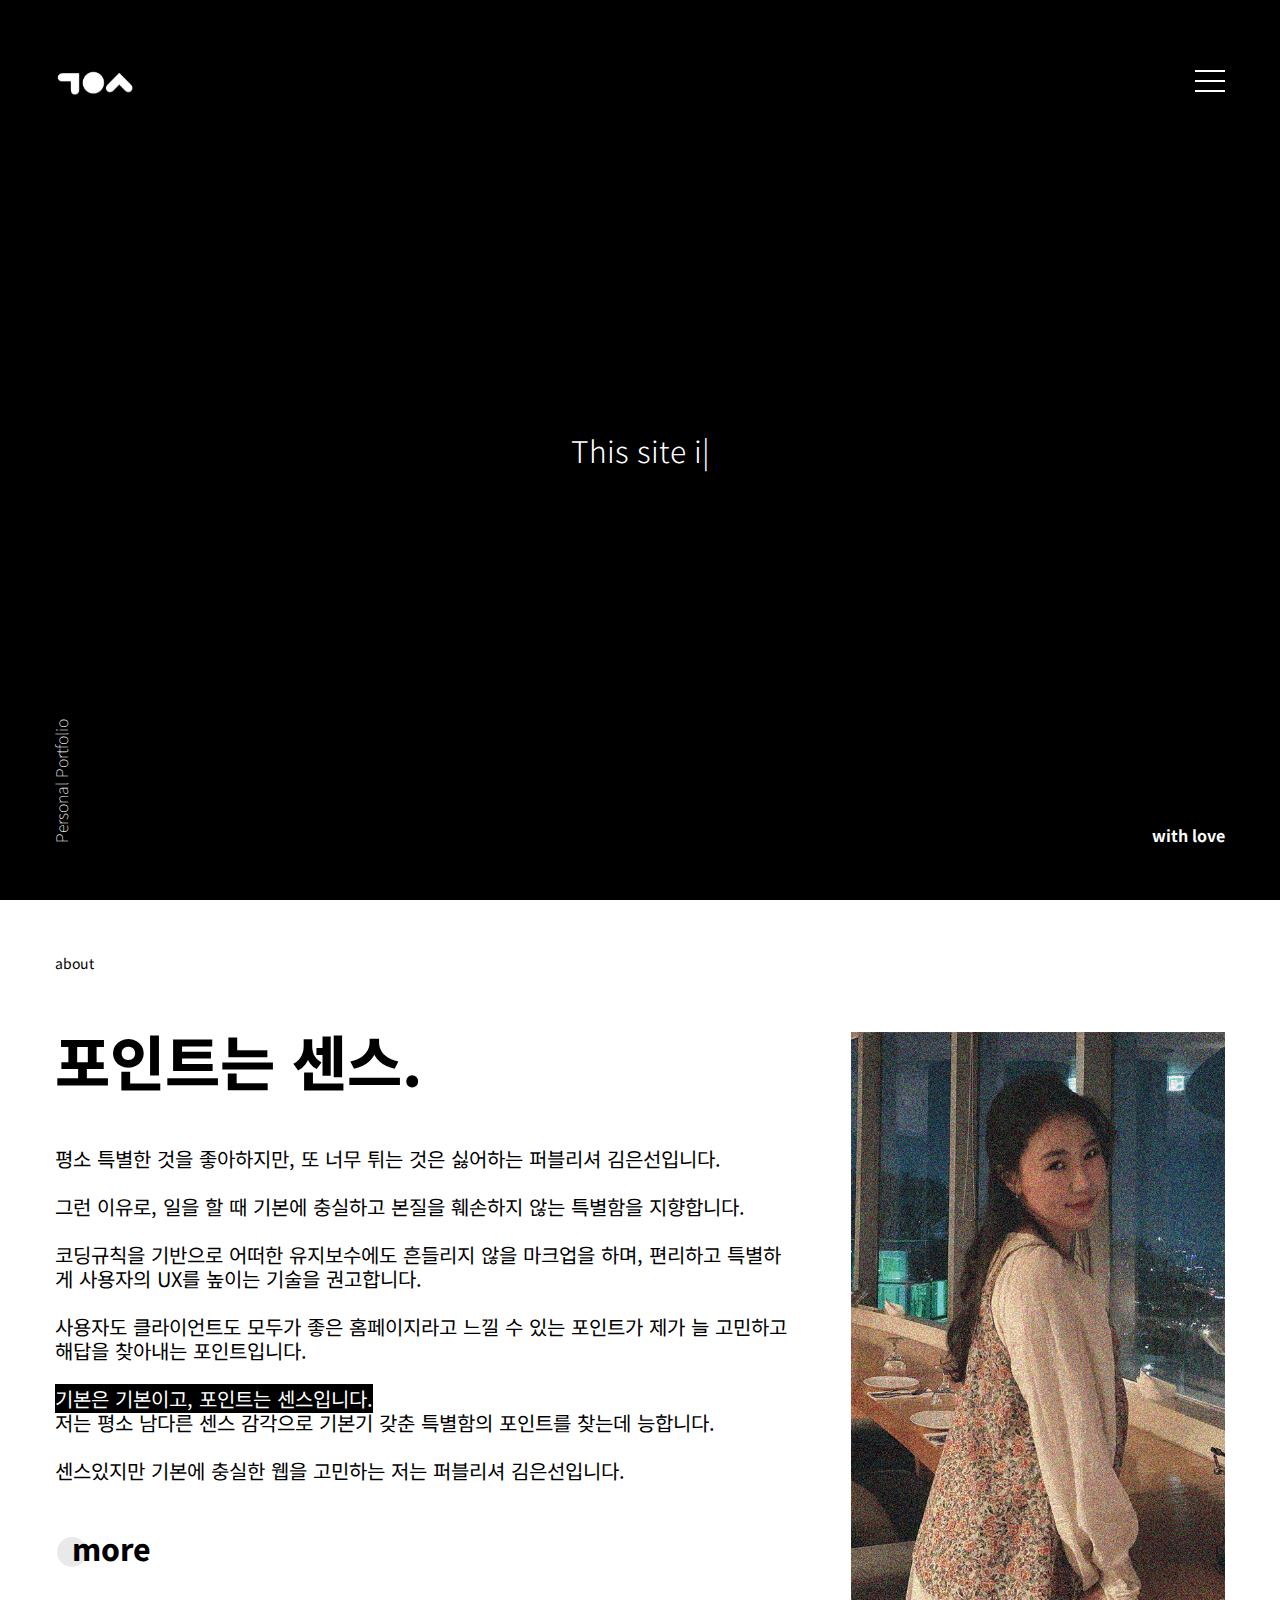
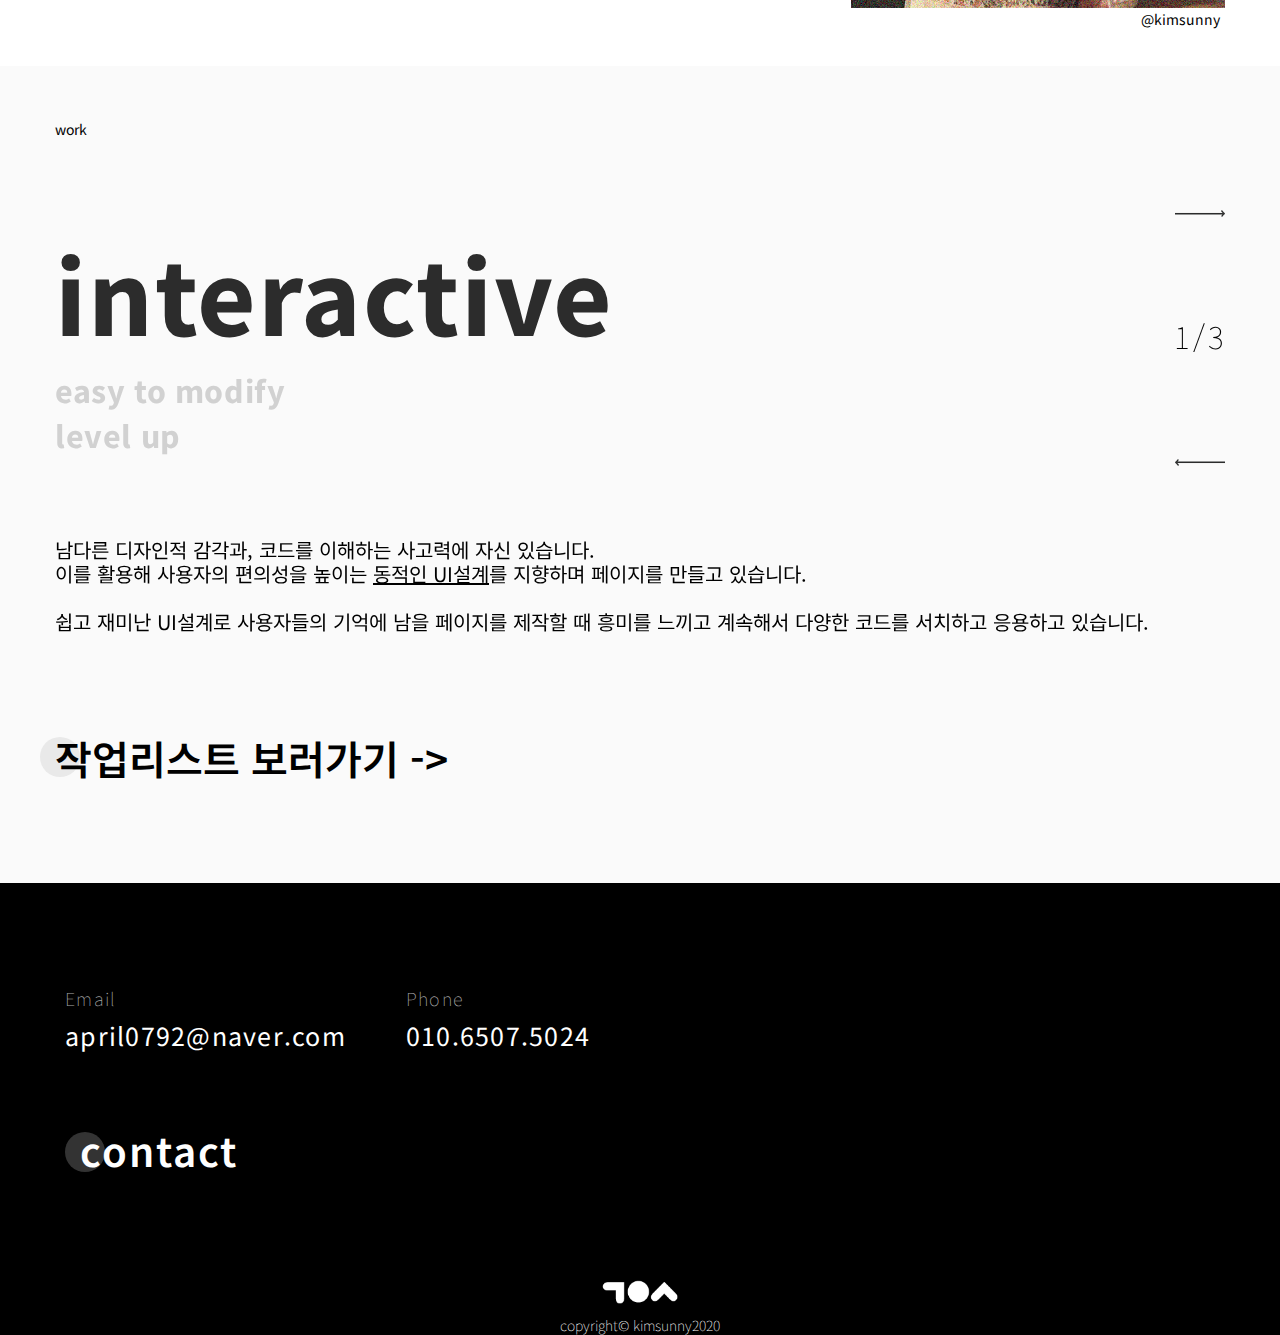
<file: index.html>
<!DOCTYPE html>
<html lang="ko">
<head>
    <meta charset="UTF-8">
    <title>HOME@kimsunny</title>
    <link rel="shortcut icon" href="images/eunsun.ico">
    <link rel="stylesheet" href="css/slick.css">
    <link rel="stylesheet" href="css/common.css">
    <link rel="stylesheet" href="css/home.css">
    <script type="text/javascript" src="js/jquery-1.12.4.min.js"></script>
    <script type="text/javascript" src="js/jquery.easing.1.3.min.js"></script>
    <script type="text/javascript" src="js/slick.min.js"></script>
    <script type="text/javascript" src="js/typed.min.js"></script>
    <script type="text/javascript" src="js/common.js"></script>
</head>
<body>
    <header id="header">
        <h1><a href="index.html"><img src="images/logo.png" alt="ㄱㅇㅅ"></a></h1>
        <div class="hamburger">
            <span class="bar"></span>
            <span class="bar"></span>
            <span class="bar"></span>
        </div>
        <div class="overlay">
            <nav>
                <ul>
                    <li><a href="index.html">HOME</a></li>
                    <li><a href="about.html">ABOUT</a></li>
                    <li><a href="work.html">WORK</a></li>
                    <li><a href="contact.html">CONTACT</a></li>
                </ul>
            </nav>
        </div>
    </header>
    <section id="sec_home">
        <div class="type-wrap">
            <div id="typed-strings">
                <span>This site is</span>
                <span>made by</span>
                <p><strong>김은선</strong>&nbsp;and&nbsp;</p>
            </div>
            <span id="typed" style="white-space:pre;"></span>
        </div>
        <div class="home_bottom">
            <p>Personal Portfolio</p>
            <p><strong>with love</strong></p>
        </div>
    </section>
    <section id="sec_about">
        <div class="about_inner">
            <p class="sec_tit">about</p>
            <div class="about_wrap">
                <div class="about_left">
                    <h2>포인트는 센스.</h2>
                    <p>평소 특별한 것을 좋아하지만, 또 너무 튀는 것은 싫어하는 퍼블리셔 김은선입니다.<br><br>

                    그런 이유로, 일을 할 때
                    기본에 충실하고 본질을 훼손하지 않는 특별함을 지향합니다.<br><br>

                    코딩규칙을 기반으로 어떠한 유지보수에도 흔들리지 않을 마크업을 하며,
                    편리하고 특별하게 사용자의 UX를 높이는 기술을 권고합니다.<br><br>

                    사용자도 클라이언트도 모두가 좋은 홈페이지라고 느낄 수 있는 포인트가
                    제가 늘 고민하고 해답을 찾아내는 포인트입니다.<br><br>

                    <mark>기본은 기본이고, 포인트는 센스입니다.</mark><br>
                    저는 평소 남다른 센스 감각으로 기본기 갖춘 특별함의 포인트를 찾는데 능합니다.<br><br>

                    센스있지만 기본에 충실한 웹을 고민하는 저는 퍼블리셔 김은선입니다.
                    </p>
                    <a href="about.html" class="more">more</a>
                </div>
                <div class="about_right">
                    <div class="img_wrap">
                        <img src="images/sunny.jpg" alt="kimsunny">
                    </div>
                </div>
            </div>
        </div>
    </section>
    <section id="sec_work">
        <div class="work_inner">
            <p class="sec_tit">work</p>
            <!-- s: slick-slide -->
            <div class="work_slide">
                <div class="slide_wrap">
                    <ul class="work_slide_nav">
                        <li><a href="#n">interactive</a></li>
                        <li><a href="#n">easy to modify</a></li>
                        <li><a href="#n">level up</a></li>
                    </ul>
                    <ul class="work_slide_for">
                        <li>남다른 디자인적 감각과, 코드를 이해하는 사고력에 자신 있습니다.<br>
                            이를 활용해 사용자의 편의성을 높이는 <mark>동적인 UI설계</mark>를 지향하며 페이지를 만들고 있습니다.<br><br>
                            쉽고 재미난 UI설계로 사용자들의 기억에 남을 페이지를 제작할 때
                            흥미를 느끼고 계속해서 다양한 코드를 서치하고 응용하고 있습니다.
                        </li>
                        <li>목적에 맞는 html 요소를 올바르게 사용하여 사용자 뿐만 아니라 컴퓨터도 잘 이해할 수 있도록 시맨틱 마크업을 지향합니다.<br>
                            정확한 목적에 의해 작성된 코드는 웹접근성을 높여 모든 사용자가 편리하게 이용할 수 있게 합니다.<br><br>
                            무엇보다 탄탄한 코드 작성으로 <mark>코드 수정에 용이함</mark>을 기대하며,<br>
                            최대한 유지 보수에 효율을 주도록 방향을 잡고 코딩합니다.
                        </li>
                        <li>비전공자가 전문가가 되기까지 많은 노력이 필요할 줄 알고 시작한 길입니다.<br>
                            퍼블리셔의 길로 발을 들인 이후로 지금까지 끊임없이 노력하고 있습니다.<br><br>
                            정보처리사,자바 등으로 웹에 대한 컴퓨터공학 기본지식을 익히고자 학원을 통해 도움받고 있습니다.
                            <br>또한, 
                            업무의 효율을 높이기 위한 git 등의 부가적인 스킬도 <mark>끊임없이 노력</mark>합니다.<br>
                        </li>
                    </ul>
                </div>
                <span class="slide_count"></span>
            </div>
            <!-- e: slick-slide -->
            <a href="work.html" class="more">작업리스트 보러가기 -></a>
        </div>
    </section>
    <section id="sec_contact">
        <div class="contact_inner">
            <ul class="contact_info">
                <li>
                    <div class="info_title">Email</div>
                    <div class="info_value"><a target="_blank" href="https://mail.google.com/mail/?view=cm&amp;fs=1&amp;to=april0792@naver.com">april0792@naver.com</a></div>
                </li>
                <li>
                    <div class="info_title">Phone</div>
                    <div class="info_value"><a href="tel:010-6507-5024">010.6507.5024</a></div>
                </li>
            </ul>
            <a href="contact.html" class="more">contact</a>
        </div>
    </section>
    <footer id="footer">
        <a href="index.html" class="footer_logo"><img src="images/logo.png" alt="메인페이지"></a>
        <p>copyright© kimsunny2020</p>
    </footer>
</body>
</html>
</file>
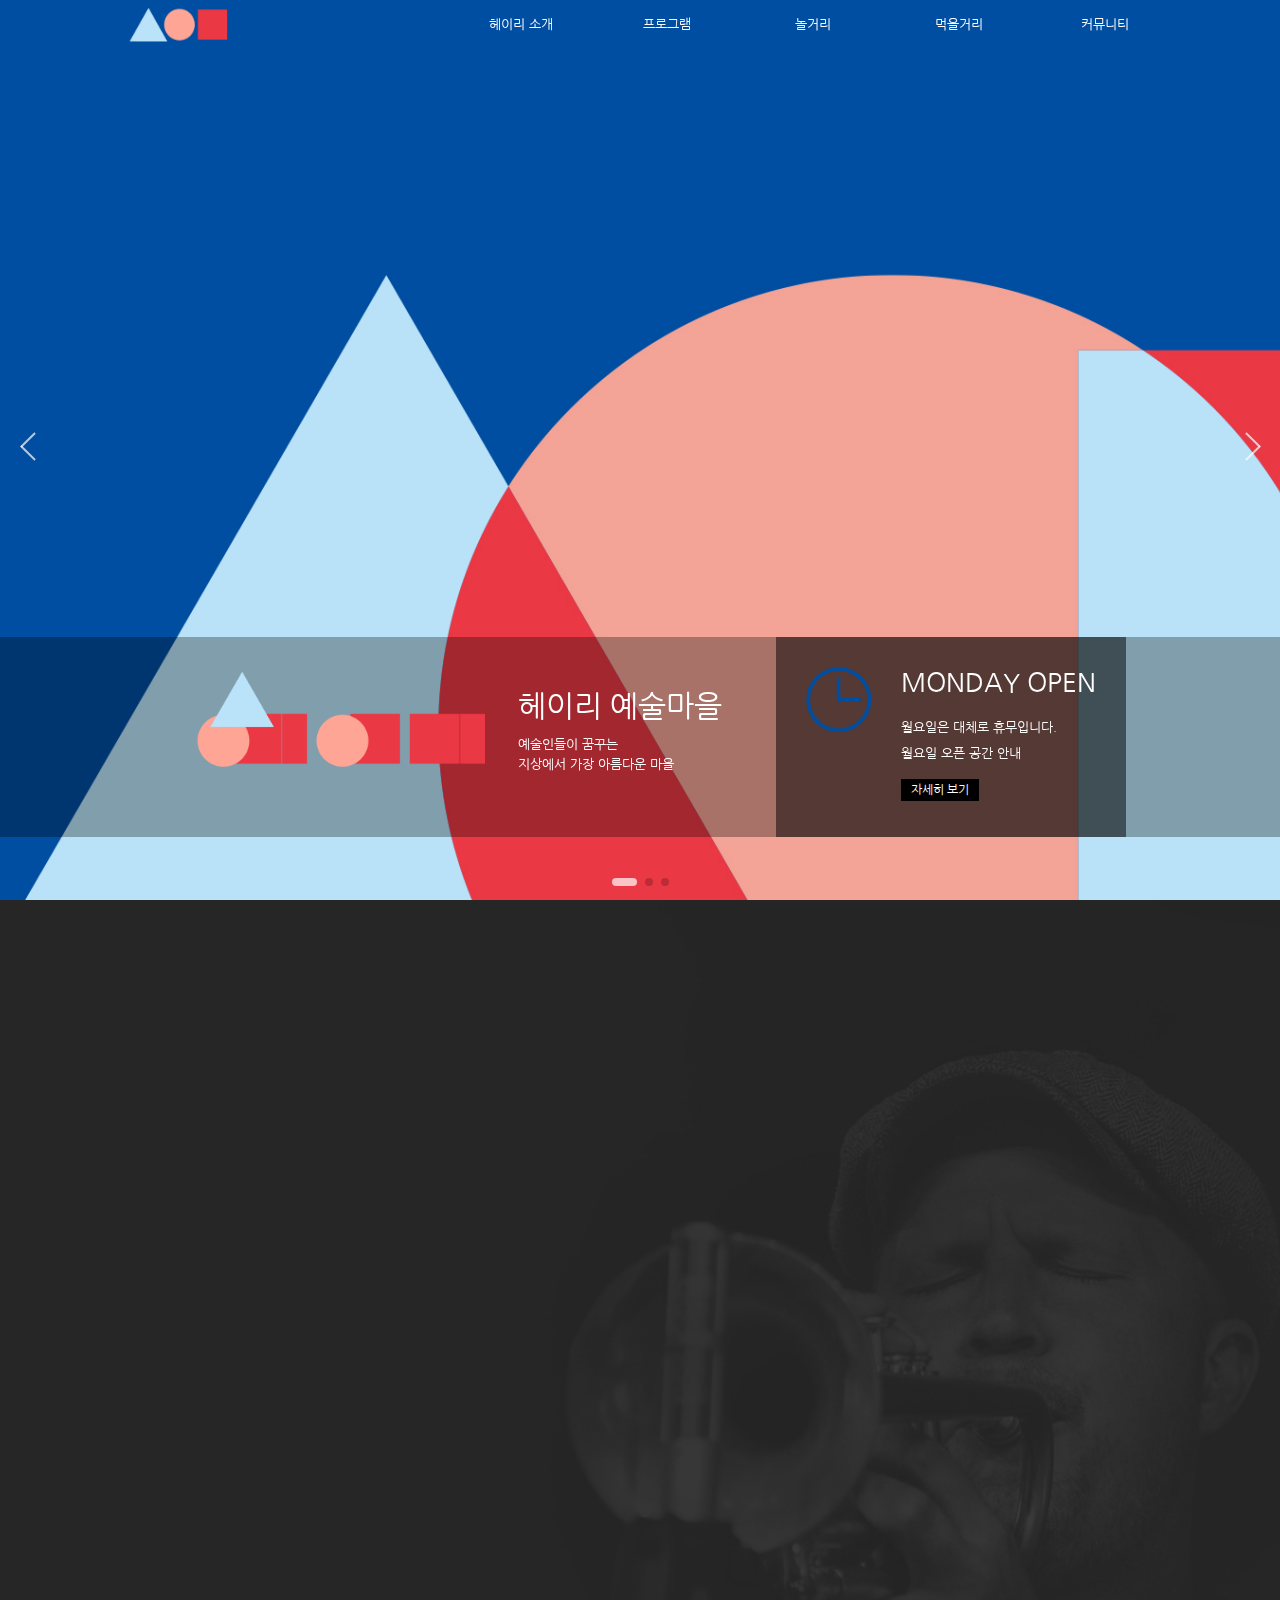
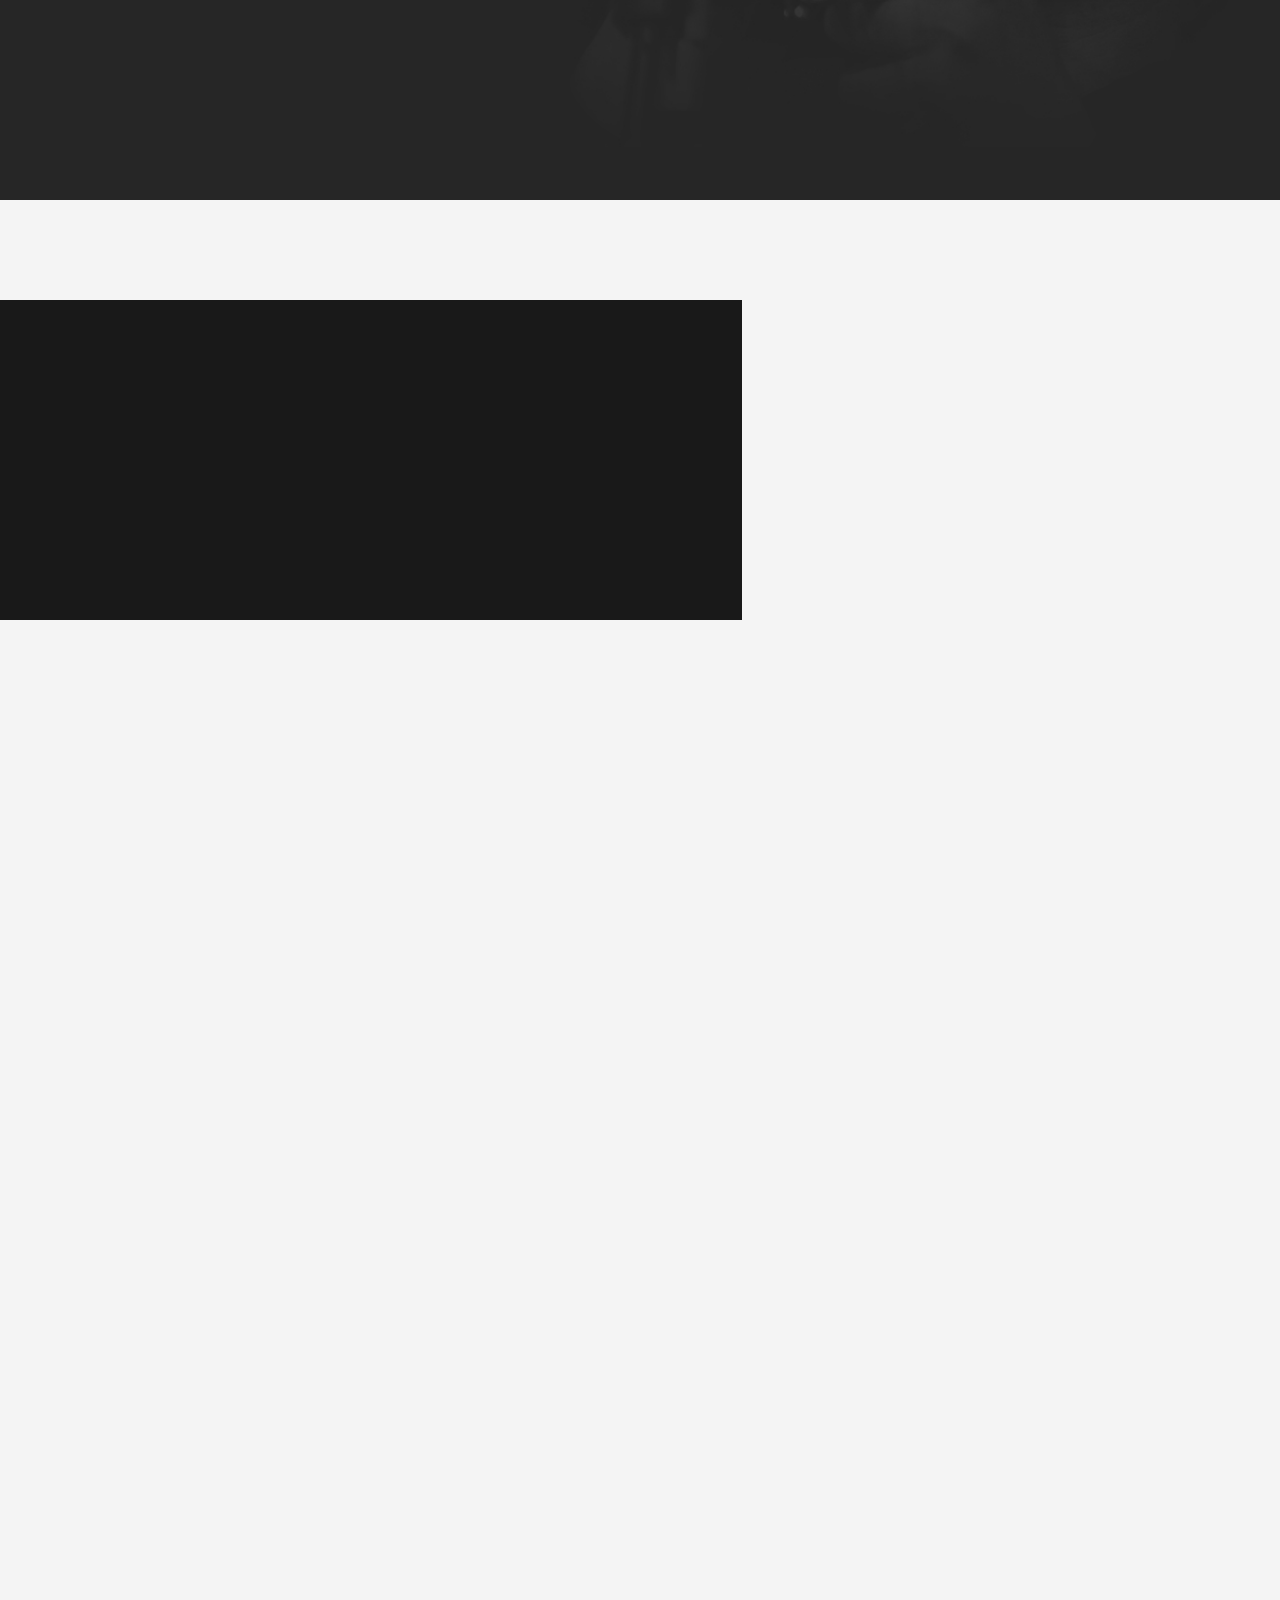
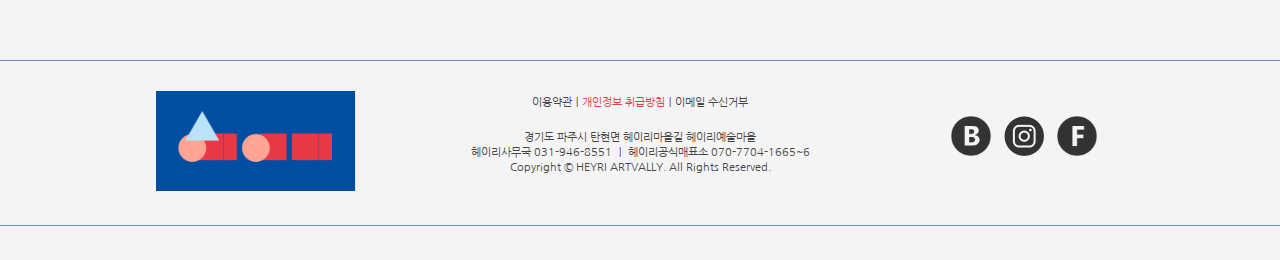
<file: a/heyri/index.html>
<!DOCTYPE html>
<html lang="ko">
<head>
  <meta charset="UTF-8">
  <title>헤이리 예술마을</title>
  <link rel="shortcut icon" href="image/favicon.ico">
  <meta name="viewport" content="width=device-width, initial-scale=1.0">
  <link href="css/swiper.min.css" rel="stylesheet" type="text/css">
  <link href="css/animate.min.css" rel="stylesheet" type="text/css">
  <link href="css/default.css" rel="stylesheet" type="text/css">
</head>
<body>
<!--main-->
<div id="wrapper">
    <!-- header -->
    <header id="header_all">
        <div id="header_wrap">
            <div class="header_inner">
                <div class="logo_wrap">
                    <a href="#section0" class="logo page_scroll"><img src="image/logo.png" alt="로고"></a>
                </div>
                <div class="open_wrap">
                    <button>
                        <span></span><span></span><span></span>
                    </button>
                </div>
                <div class="menu_wrap clearfix">
                    <div class="info_wrap">
                        <div class="top_logo"><img src="image/logo2.jpg" alt="top_logo"></div>
                        <div class="top_text">
                            <p>예술인들이 꿈꾸는</p>
                        <strong>지상에서 가장 아름다운 마을</strong>
                        </div>
                    </div>
                    <nav id="navi" class="clearfix">
                        <ul>
                            <li>
                                <a href="#" class="gnb">헤이리 소개</a>
                                <ul class="sub">
                                    <li><a href="#">개요</a></li>
                                    <li><a href="#">조직도</a></li>
                                    <li><a href="#">휴-벨트 프로젝트</a></li>
                                    <li><a href="#">오시는 길</a></li>
                                </ul>
                            </li>
                            <li>
                                <a href="#" class="gnb">프로그램</a>
                                <ul class="sub">
                                    <li><a href="#">새로운 프로그램</a></li>
                                    <li><a href="#">진행중 프로그램</a></li>
                                    <li><a href="#">지난 프로그램</a></li>
                                </ul>
                            </li>
                            <li>
                                <a href="#" class="gnb">놀거리</a>
                                <ul class="sub">
                                    <li><a href="#">추천코스</a></li>
                                    <li><a href="#">갤러리</a></li>
                                    <li><a href="#">박물관</a></li>
                                    <li><a href="#">소극장</a></li>
                                    <li><a href="#">아트샵</a></li>
                                    <li><a href="#">주변 여행지</a></li>
                                </ul>
                            </li>
                            <li>
                                <a href="#" class="gnb">먹을거리</a>
                                <ul class="sub">
                                    <li><a href="#">레스토랑</a></li>
                                    <li><a href="#">카페</a></li>
                                </ul>
                            </li>
                            <li>
                                <a href="#" class="gnb">커뮤니티</a>
                                <ul class="sub">
                                    <li><a href="#">공지사항</a></li>
                                    <li><a href="#">FAQ</a></li>
                                    <li><a href="#">블로그</a></li>
                                    <li><a href="#">자유게시판</a></li>
                                </ul>
                            </li>
                        </ul>
                    </nav>
                </div>
            </div>
        </div>
        <div id="gnb_bg"></div>
    </header>
    <div class="overlay">
        <div class="close_wrap">
            <span></span><span></span>
        </div>
    </div>
    <!--content-->
    <div class="content content1 clearfix">
        <!-- slide -->
        <div class="swiper-container main_slide">
            <div class="swiper-wrapper">
              <div class="swiper-slide slide1 wow fadeInRight">
                 <div class="slide-back">
                    <div class="swiper_text">
                        <img src="image/logo3.png" alt="로고3">
                        <div class="text">
                            <div class="title" data-swiper-parallax="-500">헤이리 예술마을</div>
                            <div class="data" data-swiper-parallax="-1000">
                              <p>예술인들이 꿈꾸는</p><p>지상에서 가장 아름다운 마을</p>
                            </div>
                        </div>
                        <div class="swiper_text_sub">
                            <div class="text text1">
                                <div class="title" data-swiper-parallax="-500">MONDAY OPEN</div>
                                <div class="data" data-swiper-parallax="-1000">
                                  <p>월요일은 대체로 휴무입니다.</p><p>월요일 오픈 공간 안내</p>
                                </div>
                                <a href="#">자세히 보기</a>
                            </div>
                            <img src="image/time.png" alt="아이콘">
                        </div>
                    </div>
                  </div>
              </div>
              <div class="swiper-slide slide2">
                  <div class="slide-back">
                    <div class="swiper_text">
                        <div class="swiper_text_sub">
                            <div class="text">
                                <div class="title" data-swiper-parallax="-500">미메시스 뮤지엄</div>
                                <div class="data" data-swiper-parallax="-1000">
                                  <p>매일 10:00 - 18:00</p><p>매주 월,화요일은 전시관 휴관입니다.</p>
                                </div>
                                <a href="#">자세히 보기</a>
                            </div>
                        </div>
                    </div>
                  </div>
              </div>
              <div class="swiper-slide slide3">
                  <div class="slide-back">
                    <div class="swiper_text">
                        <div class="swiper_text_sub">
                            <div class="text">
                                <div class="title" data-swiper-parallax="-500">근현대사 박물관</div>
                                <div class="data" data-swiper-parallax="-1000">
                                  <p>평일 09:30 - 18:00 (주말 오후 07:00) </p><p>매주 월요일은 전시관 휴관입니다.</p>
                                </div>
                                <a href="#">자세히 보기</a>
                            </div>
                        </div>
                    </div>
                  </div>
              </div>
            </div>
            <!-- Add Pagination -->
            <div class="swiper-pagination"></div>
            <!-- Add Arrows -->
            <div class="swiper-button-next swiper-button"><span class="trim-button1"></span><sapn class="trim-button2"></sapn></div>
            <div class="swiper-button-prev swiper-button"><span class="trim-button1"></span><sapn class="trim-button2"></sapn></div>
        </div>
    </div>
    <div class="content content2 clearfix">
        <ul class="program">
            <li class="program1">
                <div class="content_inner">
                    <div class="program_text wow fadeInRight">
                        <h1>WHAT'S ON 1</h1>
                        <h3>카메라타 DJ프로그램 2019</h3>
                        <h2>두 남자의 재즈 토크 콘서트</h2>
                        <p>재즈칼럼니스트 황덕호와 방송인 황인용이 함께 하는</p>
                        <p>두 남자의 재즈 이야기.</p>
                        <p>매월 마지막주 일요일 오후 4시 30분</p>
                        <p>Let's talk about jazz!</p>
                        <a href="#" class="more">자세히 보기</a>
                    </div>
                </div>
            </li>
            <li class="program2">
                <div class="content_inner">
                    <div class="program_text">
                        <h1>WHAT'S ON 2</h1>
                        <h3>최유월 작가 사진전</h3>
                        <h2>바깥은 베니스</h2>
                        <p>사진전 <바깥은 베니스>는 낙원의 판타지 뒤편에 숨겨진</p>
                        <p>지극히 평범함 베니스의 삶을 기록하고자 한다.</p>
                        <p>아름다운 도시를 이루는 건 아주 평범한 사람들이다.</p>
                        <p><바깥은 베니스>를 통해 당신이 아주 평범한 아름다움을 만날 수 있기를 바란다. -작가 최유월-</p>
                        <a href="#" class="more">자세히 보기</a>
                    </div>
                </div>
            </li>
            <li class="program3">
                <div class="content_inner">
                    <div class="program_text">
                        <h1>WHAT'S ON 3</h1>
                        <h3>헤이리시네마 영화교실 아홉번째</h3>
                        <h2>비트윈 랜드 앤 씨,2016</h2>
                        <p>영화 <비트윈 랜드 앤 씨>는 오직 서핑을 위해 아일랜드 라힌치로</p>
                        <p>터전을 옮긴 서퍼들의 일상과 예상불가능한 삶에 대한 고민을 그린 다큐멘터리 영화입니다.</p>
                        <p>서핑을 사랑하는 사람들이 모인 아일랜드 라힌치,</p>
                        <p>그곳에서 들려주는 꿈과 삶 그리고 행복에 대한 이야기를 나누어 보아요.</p>
                        <a href="#" class="more">자세히 보기</a>
                    </div>
                </div>
            </li>
        </ul>
        <div class="play wow fadeInRight" data-wow-delay="0.5s">
            <div class="left">
                <span class="play1"></span><span class="play2"></span>
            </div>
            <div class="right">
                <span class="play1"></span><span class="play2"></span>
            </div>
        </div>
    </div>
    <div class="content content3 clearfix">
        <div class="event">
            <div class="event_bg"></div>
            <div class="content_inner event_inner">
                <div class="row row1 clearfix wow fadeInUp">
                    <img src="image/poster.png" alt="gall">
                    <h5 class="category">갤러리</h5>
                    <div class="row1_text">    
                        <h4 class="event_title">제 12회 섬머 위크 갤러리</h4>
                        <p>2018.08.01 ~ 2018.08.31</p>
                        <p>여름 주간 갤러리</p>
                    </div>
                </div>
                <div class="row row2 wow fadeInUp">
                    <h5 class="category">기사</h5>
                    <h4 class="event_title">헤이리마을, 임진각 등 여름휴가 파주로 오세요 !</h4>
                </div>
                <div class="row row5 wow fadeInUp" data-wow-delay="0.5s">
                    <h5 class="category">추천코스</h5>
                    <h4 class="event_title">헤이리에서 추천하는 100% 활용 코스 !</h4>
                </div>
                <div class="row row3 wow fadeInUp" data-wow-delay="0.5s">
                    <h5 class="category">공간대관</h5>
                    <h4 class="event_title">갤러리 이레, 소공연장 대관</h4>
                </div>
                <div class="row row4 wow fadeInUp" data-wow-delay="0.5s">
                    <h5 class="category">아트샵</h5>
                    <h4 class="event_title">다양한 소품, 까르데코 !</h4>
                </div>
                
            </div>
        </div>
    </div>
    <div class="content content4 clearfix">
        <div class="content_inner clearfix">
            <div class="insta_category clearfix wow fadeInUp" data-wow-delay="0.5s">
                <h2>헤이리's</h2>
                <h2>먹스타그램</h2>
                <p>헤이리에서만 맛볼 수 있는 추천맛집을 소개합니다.</p>
                <div class="click">
                    <span>류재은 베이커리</span>
                    <span>국물없는 우동</span>
                    <span>더티트렁크</span>
                </div>
            </div>
            <div class="swiper-container instagram wow fadeInUp" data-wow-delay="0.5s">
                <div class="swiper-wrapper">
                  <div class="swiper-slide">
                       <div class="insta insta1 clearfix">
                            <div class="insta_left">
                                <h1># 헤이리에서</h1>
                                <h1>뭘 먹을까?</h1>
                                <a href="#">추천 맛집 보러가기</a>
                                <div class="insta_text">
                                    <h5>류재은 베이커리</h5>
                                    <p> 헤이리 프로방스 마늘빵으로 유명한 류재은베이커리 </p>
                                    <p> 향긋하고 고소한 마늘빵, </p>
                                    <p> 수작업으로 정성껏 끓인 팥으로 만드는 단팥빵, </p>
                                    <p> 와인으로 숙성한 과일로 만드는 파네토네 등</p>
                                    <p> 연중무휴  / 이용 시간 09:00~22:00 </p>
                                </div>
                            </div>
                            <div class="insta_right">
                                <img src="image/bakery.jpg" alt="류재은">
                                <div class="icon">
                                    <img src="image/heart.png" alt="heart">
                                    <img src="image/chat.png" alt="chat">
                                    <img src="image/down.png" alt="down">
                                    <img src="image/check.png" alt="check">
                                </div>
                            </div>
                        </div>
                  </div>
                  <div class="swiper-slide">
                      <div class="insta insta2 clearfix">
                            <div class="insta_left">
                                <h1># 헤이리에서</h1>
                                <h1>뭘 먹을까?</h1>
                                <a href="#">추천 맛집 보러가기</a>
                                <div class="insta_text">
                                    <h5>국물없는 우동</h5>
                                    <p>국물없는 우동을 파는 집</p> 
                                    <p>매일 11:30 - 20:30 </p>
                                    <p>Break time 15:00~17:30</p>
                                    <p>월요일 휴무</p>
                                    <p>경기 파주시 탄현면 새오리로 88, 031-944-7404</p>
                                </div>
                            </div>
                            <div class="insta_right">
                                <img src="image/noodle.jpg" alt="우동">
                                <div class="icon">
                                    <img src="image/heart.png" alt="heart">
                                    <img src="image/chat.png" alt="chat">
                                    <img src="image/down.png" alt="down">
                                    <img src="image/check.png" alt="check">
                                </div>
                            </div>
                        </div>
                  </div>
                  <div class="swiper-slide">
                      <div class="insta insta3 clearfix">
                            <div class="insta_left">
                                <h1># 헤이리에서</h1>
                                <h1>뭘 먹을까?</h1>
                                <a href="#">추천 맛집 보러가기</a>
                                <div class="insta_text">
                                    <h5>더티트렁크</h5>
                                    <p> 
                                    <p>매일 09:00 - 22:00</p>
                                    <p>더티트렁크는 국내 최고 규모로 진행되는 </p>
                                    <p>아메리칸 스타일의 레스토랑입니다.</p>
                                    <p>올인원(all-in-one) 플레이스로, 키친, 베이커리, 바, </p>
                                    <p>그리고 카페를 한자리에 만나보실 수 있습니다.</p>
                                </div>
                            </div>
                            <div class="insta_right">
                                <img src="image/cafe.jpg" alt="카페">
                                <div class="icon">
                                    <img src="image/heart.png" alt="heart">
                                    <img src="image/chat.png" alt="chat">
                                    <img src="image/down.png" alt="down">
                                    <img src="image/check.png" alt="check">
                                </div>
                            </div>
                        </div>
                  </div>
                </div>
                <!-- Add Pagination -->
                <div class="swiper-pagination"></div>
            </div>
        </div>
    </div>
    <!--footer-->
    <footer id="footer">
        <div class="footer_inner content_inner">
            <div class="footer_left">
                <img src="image/logo2.jpg" alt="푸터로고">
            </div>
            <div class="footer_center">
                <a href="#">이용약관</a>ㅣ<a href="#" class="red">개인정보 취급방침</a>ㅣ<a href="#">이메일 수신거부</a>
                <p>경기도 파주시 탄현면 헤이리마을길 헤이리예술마을</p>
                <p>헤이리사무국 031-946-8551 ㅣ 헤이리공식매표소 070-7704-1665~6</p>
                <p>Copyright &copy; HEYRI ARTVALLY. All Rights Reserved.</p>
            </div>
            <div class="footer_right">
                <img src="image/blog.png" alt="블로그">
                <img src="image/instagram.png" alt="인스타그램">
                <img src="image/facebook.png" alt="페이스북">
            </div>
        </div>
    </footer> 
</div>   
   
    <script type="text/javascript" src="js/jquery-1.12.4.min.js"></script>
    <script type="text/javascript" src="js/swiper.min.js"></script>
    <script type="text/javascript" src="js/plugins.js"></script>
    <script type="text/javascript" src="js/default.js"></script>
</body>
</html>
</file>
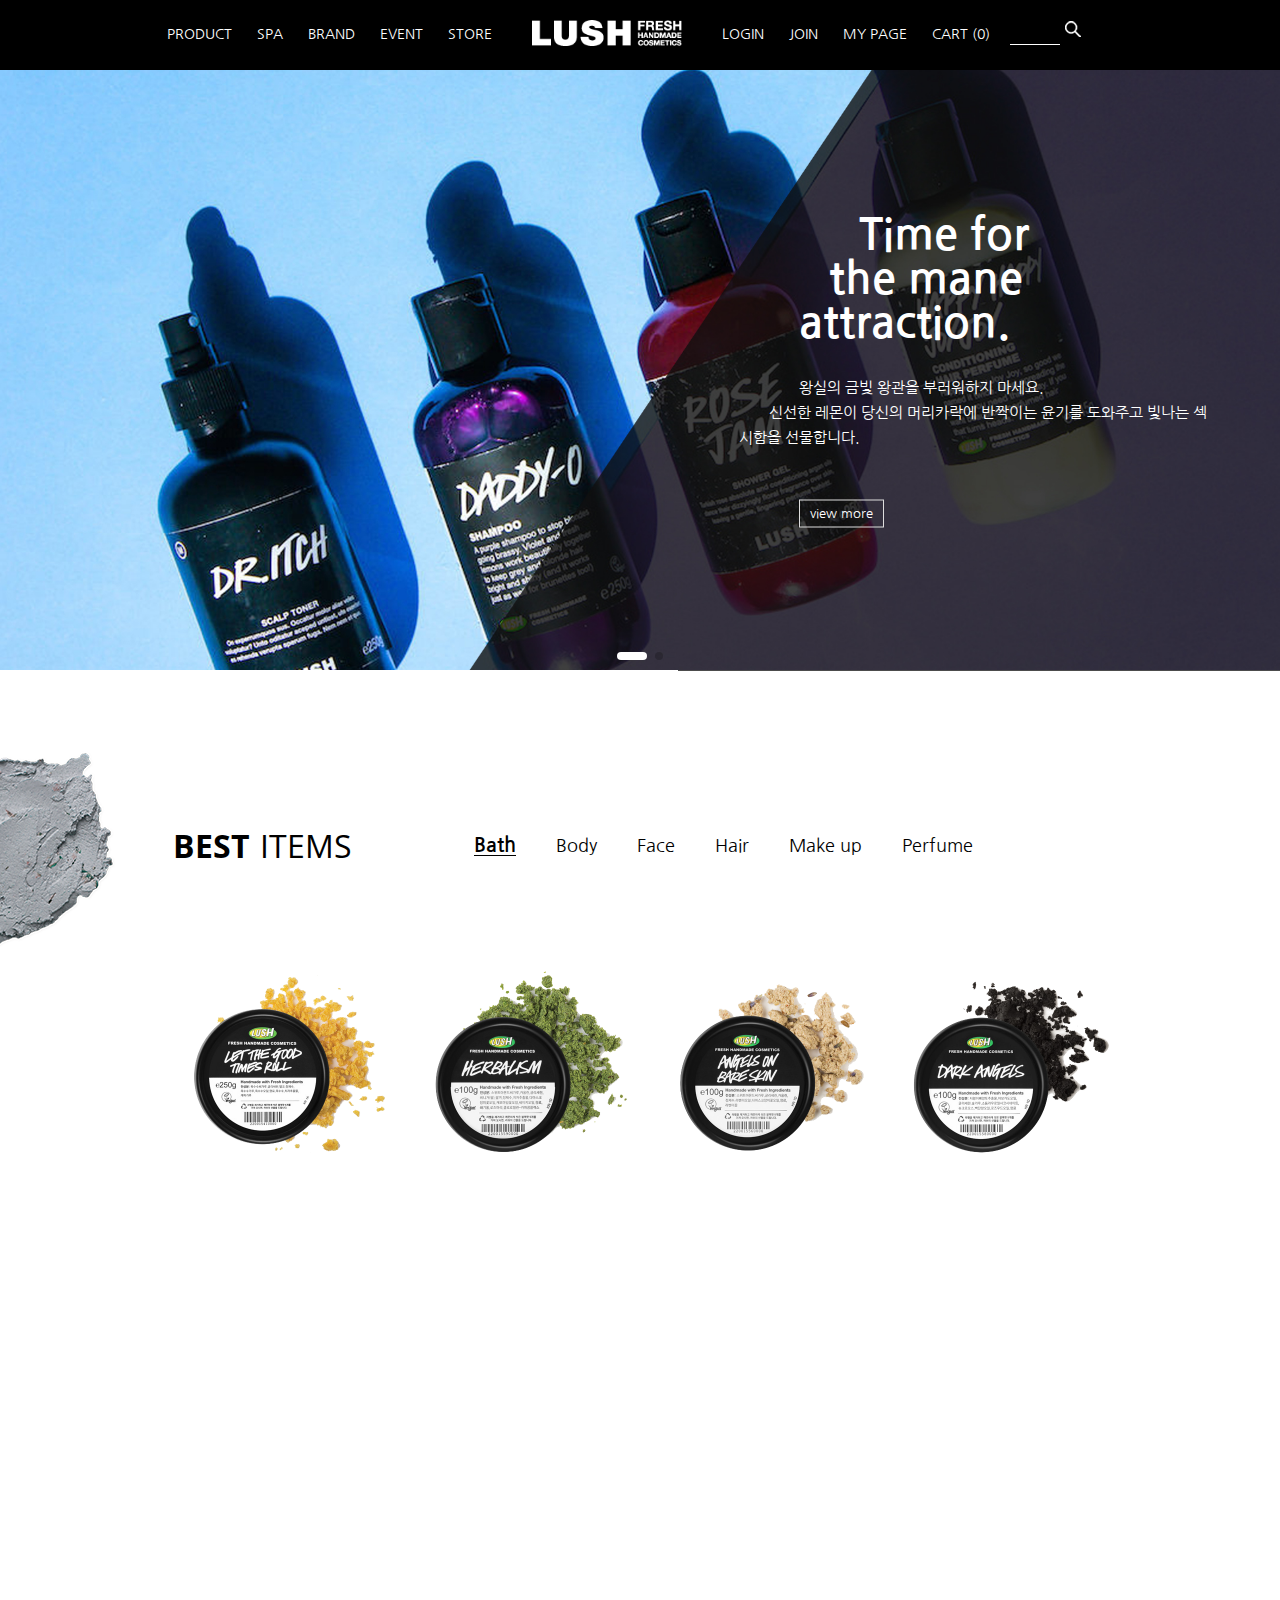
<file: a/lush/index.html>
<!DOCTYPE html>
<html lang="ko">
<head>
  <meta charset="UTF-8">
  <title>러쉬코리아 (LUSH KOREA)</title>
  <link rel="shortcut icon" href="image/lushpavicon.ico">
  <meta name="viewport" content="width=device-width, initial-scale=1, minimum-scale=1, maximum-scale=1">
  <link href="css/swiper.min.css" rel="stylesheet" type="text/css">
  <link href="css/animate.min.css" rel="stylesheet" type="text/css">
  <link href="css/default.css" rel="stylesheet" type="text/css">
</head>
<body>
    <div id="wrap">
        <header id="header">
            <nav class="navi">
                <ul class="gnb">
                    <li class="bg1"><a href="#">PRODUCT</a>
                        <ul class="sub">
                            <li><a href="#"><h2>배쓰</h2></a>
                                <ul class="subsub">
                                    <li><a href="#">배쓰 밤</a></li>
                                    <li><a href="#">버블 바</a></li>
                                    <li><a href="#">배쓰 오일</a></li>
                                    <li><a href="#">펀</a></li>
                                    <li><a href="#">젤리 밤</a></li>
                                </ul>
                            </li>
                            <li><a href="#"><h2>샤워</h2></a>
                                <ul class="subsub">
                                    <li><a href="#">솝</a></li>
                                    <li><a href="#">샤워 젤 & 젤리</a></li>
                                    <li><a href="#">바디 컨디셔너</a></li>
                                    <li><a href="#">스크럽 & 버터</a></li>
                                </ul>
                            </li>
                            <li><a href="#"><h2>바디</h2></a>
                                <ul class="subsub">
                                    <li><a href="#">바디 스프레이</a></li>
                                    <li><a href="#">클렌저</a></li>
                                    <li><a href="#">로션</a></li>
                                    <li><a href="#">핸드 앤 풋</a></li>
                                    <li><a href="#">마사지 바</a></li>
                                    <li><a href="#">더스팅 파우더</a></li>
                                </ul>
                            </li>
                            <li><a href="#"><h2>페이스</h2></a>
                                <ul class="subsub">
                                    <li><a href="#">클렌저</a></li>
                                    <li><a href="#">토너</a></li>
                                    <li><a href="#">모이스춰라이저</a></li>
                                    <li><a href="#">페이스 마스크</a></li>
                                    <li><a href="#">립</a></li>
                                    <li><a href="#">쉐이빙 크림</a></li>
                                    <li><a href="#">프라이머</a></li>
                                    <li><a href="#">젤리 마스크</a></li>
                                </ul>
                            </li>
                            <li><a href="#"><h2>헤어</h2></a>
                                <ul class="subsub">
                                    <li><a href="#">샴푸 바</a></li>
                                    <li><a href="#">샴푸</a></li>
                                    <li><a href="#">드라이 샴푸</a></li>
                                    <li><a href="#">컨디셔너</a></li>
                                    <li><a href="#">트리트먼트</a></li>
                                    <li><a href="#">스타일링</a></li>
                                </ul>
                            </li>
                            <li><a href="#"><h2>메이크업</h2></a>
                                <ul class="subsub">
                                    <li><a href="#">파운데이션</a></li>
                                    <li><a href="#">블러쉬</a></li>
                                    <li><a href="#">아이즈</a></li>
                                </ul>
                            </li>
                            <li><a href="#"><h2>퍼퓸</h2></a>
                                <ul class="subsub">
                                    <li><a href="#">블랙 라벨</a></li>
                                    <li><a href="#">화이트 리퀴드</a></li>
                                    <li><a href="#">화이트 솔리드</a></li>
                                    <li><a href="#">워시 카드</a></li>
                                    <li><a href="#">퍼흄 낫랩</a></li>
                                </ul>
                            </li>
                            <li><a href="#"><h2>기프트</h2></a>
                                <ul class="subsub">
                                    <li><a href="#">러쉬 세트</a></li>
                                    <li><a href="#">악세서리</a></li>
                                    <li><a href="#">낫랩</a></li>
                                    <li><a href="#">스웨그</a></li>
                                </ul>
                            </li>
                            <li><a href="#"><h2>프로모션</h2></a>
                                <ul class="subsub">
                                    <li><a href="#">커뮤니티</a></li>
                                    <li><a href="#">배쓰 아트</a></li>
                                    <li><a href="#">온라인 전용</a></li>
                                    <li><a href="#">신제품</a></li>
                                    <li><a href="#">국내제조</a></li>
                                </ul>
                            </li>
                        </ul>
                    </li>
                    <li class="bg2"><a href="#">SPA</a>
                        <ul class="sub">
                            <li><a href="#"><h2>스파 바우처</h2></a></li>
                            <li><a href="#"><h2>스파 트리트먼트</h2></a></li>
                        </ul>
                    </li>
                    <li class="bg2"><a href="#">BRAND</a>
                        <ul class="sub">
                            <li><a href="#"><h2>러쉬</h2></a></li>
                            <li><a href="#"><h2>원재료</h2></a></li>
                            <li><a href="#"><h2>아티클</h2></a></li>
                            <li><a href="#"><h2>젤러쉬</h2></a></li>
                        </ul>
                    </li>
                    <li class="bg2"><a href="#">EVENT</a>
                        <ul class="sub">
                            <li><a href="#"><h2>전체 이벤트</h2></a></li>
                            <li><a href="#"><h2>진행중 이벤트</h2></a></li>
                            <li><a href="#"><h2>종료된 이벤트</h2></a></li>
                        </ul>
                    </li>
                    <li><a href="#">STORE</a></li>
                    <li><a href="#" class="logo"><img src="image/logo.png" alt="로고"></a></li>
                    <li><a href="#">LOGIN</a></li>
                    <li><a href="#">JOIN</a></li>
                    <li><a href="#">MY PAGE</a></li>
                    <li><a href="#">CART (0)</a></li>
                    <li><form>
                            <fieldset>
                                <div class="green_box">
                                    <input type="text" class="input_search">
                                    <button type="submit" class="btn">
                                        <span class="icon_search"></span>
                                    </button>
                                </div>
                            </fieldset>
                        </form>
                    </li>
                </ul>
                <div class="navi_bg1"></div>
                <div class="navi_bg2"></div>
            </nav>
        </header>
        <!-- Header Swiper -->
          <div class="swiper-container header_swiper">
            <div class="swiper-wrapper">
              <div class="swiper-slide slide1">
                  <img src="image/slide1.jpg" alt="슬라이드1">
                  <div class="slide_explain">
                      <div class="slide_text">
                          <h2>Time for</h2><h2>the mane attraction.</h2>
                          <p>왕실의 금빛 왕관을 부러워하지 마세요.</p>
                          <p>신선한 레몬이 당신의 머리카락에 반짝이는 윤기를 도와주고 빛나는 섹시함을 선물합니다.</p>
                          <a href="#" class="more">view more</a>
                      </div>
                  </div>
              </div>
              <div class="swiper-slide slide2">
                  <img src="image/slide2.jpg" alt="슬라이드2">
                  <div class="slide_explain">
                      <div class="slide_text">
                          <h2>Put your best fresh face forward.</h2>
                          <p>신선한 밀싹과 알로에베라, 라벤더, 허니워터 등</p>
                          <p>당신의 피부에 맞는 페이스 제품을 소개해드릴게요.</p>
                          <a href="#" class="more">view more</a>
                      </div>
                  </div>
              </div>
            </div>
            <!-- Add Pagination -->
            <div class="swiper-pagination"></div>
          </div> 
        <!-- contents -->
        <div class="contents contents1 wow fadeInUp" data-wow-delay="0.2s">
            <img src="image/contents1_bg.png" alt="contents1_bg">
            <div class="contents_inner">
                <div class="title">
                    <h3><b>BEST</b>ITEMS</h3>
                </div>
                <ul class="category">
                    <li class="b1">Bath</li>
                    <li class="b2">Body</li>
                    <li class="b3">Face</li>
                    <li class="b4">Hair</li>
                    <li class="b5">Make up</li>
                    <li class="b6">Perfume</li>
                </ul>
                <div class="mask">
                   <ul class="container">
                       <li><img src="image/face1.png" alt="face1">
                           <div class="best_bg">
                               <div class="best_text">
                                   <p>럭셔리 러쉬 퍼드</p>
                                   <p>\16,000</p> 
                               </div>
                           </div>
                       </li>
                       <li><img src="image/face2.png" alt="face2">
                           <div class="best_bg">
                               <div class="best_text">
                                   <p>럭셔리 러쉬 퍼드2</p>
                                   <p>\16,000</p> 
                               </div>
                           </div>
                       </li>
                       <li><img src="image/face3.png" alt="face3">
                           <div class="best_bg">
                               <div class="best_text">
                                   <p>럭셔리 러쉬 퍼드3</p>
                                   <p>\16,000</p> 
                               </div>
                           </div>
                       </li>
                       <li><img src="image/face4.png" alt="face4">
                           <div class="best_bg">
                               <div class="best_text">
                                   <p>럭셔리 러쉬 퍼드4</p>
                                   <p>\16,000</p> 
                               </div>
                           </div>
                       </li>
                       <li><img src="image/face1.png" alt="face1">
                           <div class="best_bg">
                               <div class="best_text">
                                   <p>럭셔리 러쉬 퍼드5</p>
                                   <p>\16,000</p> 
                               </div>
                           </div>
                       </li>
                       <li><img src="image/face2.png" alt="face2">
                           <div class="best_bg">
                               <div class="best_text">
                                   <p>럭셔리 러쉬 퍼드6</p>
                                   <p>\16,000</p> 
                               </div>
                           </div>
                       </li>
                       <li><img src="image/face3.png" alt="face3">
                           <div class="best_bg">
                               <div class="best_text">
                                   <p>럭셔리 러쉬 퍼드7</p>
                                   <p>\16,000</p> 
                               </div>
                           </div>
                       </li>
                       <li><img src="image/face4.png" alt="face4">
                           <div class="best_bg">
                               <div class="best_text">
                                   <p>럭셔리 러쉬 퍼드8</p>
                                   <p>\16,000</p> 
                               </div>
                           </div>
                       </li>
                       <li><img src="image/face1.png" alt="face1">
                           <div class="best_bg">
                               <div class="best_text">
                                   <p>럭셔리 러쉬 퍼드9</p>
                                   <p>\16,000</p> 
                               </div>
                           </div>
                       </li>
                       <li><img src="image/face2.png" alt="face2">
                           <div class="best_bg">
                               <div class="best_text">
                                   <p>럭셔리 러쉬 퍼드10</p>
                                   <p>\16,000</p> 
                               </div>
                           </div>
                       </li>
                       <li><img src="image/face3.png" alt="face3">
                           <div class="best_bg">
                               <div class="best_text">
                                   <p>럭셔리 러쉬 퍼드11</p>
                                   <p>\16,000</p> 
                               </div>
                           </div>
                       </li>
                       <li><img src="image/face4.png" alt="face4">
                           <div class="best_bg">
                               <div class="best_text">
                                   <p>럭셔리 러쉬 퍼드12</p>
                                   <p>\16,000</p> 
                               </div>
                           </div>
                       </li>
                       <li><img src="image/face1.png" alt="face1">
                           <div class="best_bg">
                               <div class="best_text">
                                   <p>럭셔리 러쉬 퍼드13</p>
                                   <p>\16,000</p> 
                               </div>
                           </div>
                       </li>
                       <li><img src="image/face2.png" alt="face2">
                           <div class="best_bg">
                               <div class="best_text">
                                   <p>럭셔리 러쉬 퍼드14</p>
                                   <p>\16,000</p> 
                               </div>
                           </div>
                       </li>
                       <li><img src="image/face3.png" alt="face3">
                           <div class="best_bg">
                               <div class="best_text">
                                   <p>럭셔리 러쉬 퍼드15</p>
                                   <p>\16,000</p> 
                               </div>
                           </div>
                       </li>
                       <li><img src="image/face4.png" alt="face4">
                           <div class="best_bg">
                               <div class="best_text">
                                   <p>럭셔리 러쉬 퍼드16</p>
                                   <p>\16,000</p> 
                               </div>
                           </div>
                       </li>
                       <li><img src="image/face1.png" alt="face1">
                           <div class="best_bg">
                               <div class="best_text">
                                   <p>럭셔리 러쉬 퍼드17</p>
                                   <p>\16,000</p> 
                               </div>
                           </div>
                       </li>
                       <li><img src="image/face2.png" alt="face2">
                           <div class="best_bg">
                               <div class="best_text">
                                   <p>럭셔리 러쉬 퍼드18</p>
                                   <p>\16,000</p> 
                               </div>
                           </div>
                       </li>
                       <li><img src="image/face3.png" alt="face3">
                           <div class="best_bg">
                               <div class="best_text">
                                   <p>럭셔리 러쉬 퍼드19</p>
                                   <p>\16,000</p> 
                               </div>
                           </div>
                       </li>
                       <li><img src="image/face4.png" alt="face4">
                           <div class="best_bg">
                               <div class="best_text">
                                   <p>럭셔리 러쉬 퍼드20</p>
                                   <p>\16,000</p> 
                               </div>
                           </div>
                       </li>
                       <li><img src="image/face1.png" alt="face1">
                           <div class="best_bg">
                               <div class="best_text">
                                   <p>럭셔리 러쉬 퍼드21</p>
                                   <p>\16,000</p> 
                               </div>
                           </div>
                       </li>
                       <li><img src="image/face2.png" alt="face2">
                           <div class="best_bg">
                               <div class="best_text">
                                   <p>럭셔리 러쉬 퍼드22</p>
                                   <p>\16,000</p> 
                               </div>
                           </div>
                       </li>
                       <li><img src="image/face3.png" alt="face3">
                           <div class="best_bg">
                               <div class="best_text">
                                   <p>럭셔리 러쉬 퍼드23</p>
                                   <p>\16,000</p> 
                               </div>
                           </div>
                       </li>
                       <li><img src="image/face4.png" alt="face4">
                           <div class="best_bg">
                               <div class="best_text">
                                   <p>럭셔리 러쉬 퍼드24</p>
                                   <p>\16,000</p> 
                               </div>
                           </div>
                       </li>
                   </ul>
                </div>
            </div>
        </div>
        <div class="contents contents2 wow fadeInUp" data-wow-delay="0.2s">
            <div class="contents_inner">
                <div class="title">
                    <h3><b>special</b>edition</h3>
                </div>
                <!-- halloween Swiper -->
                  <div class="swiper-container halloween_swiper">
                    <div class="swiper-wrapper">
                      <div class="swiper-slide slide1">
                          <div class="slide_inner">
                              <img src="image/halloween.jpg" alt="halloween" class=" wow fadeInUp" data-wow-delay="0.5s">
                              <div class="promotion wow fadeInUp" data-wow-delay="0.5s">
                                  <h2>halloween</h2>
                                  <h5>할로윈 프로모션</h5>
                                  <p>#온라인전용</p>
                                  <a href="#" class="view">view more</a>
                              </div>
                              <ul class="mini wow fadeInUp" data-wow-delay="0.8s">
                                  <li class="mini_wrap">
                                      <img src="image/mini1.png" alt="mini1">
                                  </li>
                                  <li class="mini_wrap">
                                      <img src="image/mini2.png" alt="mini2">
                                  </li>
                                  <li class="mini_wrap">
                                      <img src="image/mini3.png" alt="mini3">
                                  </li>
                              </ul>
                          </div>
                      </div>
                      <div class="swiper-slide slide2">
                          <div class="slide_inner">
                              <img src="image/halloween2.jpg" alt="halloween">
                              <div class="promotion">
                                  <h2>halloween</h2>
                                  <h5>할로윈 프로모션2</h5>
                                  <p>#온라인전용</p>
                                  <a href="#" class="view">view more</a>
                              </div>
                              <ul class="mini">
                                  <li class="mini_wrap">
                                      <img src="image/mini1.png" alt="mini1">
                                  </li>
                                  <li class="mini_wrap">
                                      <img src="image/mini2.png" alt="mini2">
                                  </li>
                                  <li class="mini_wrap">
                                      <img src="image/mini3.png" alt="mini3">
                                  </li>
                              </ul>
                          </div>
                      </div>
                      <div class="swiper-slide slide3">
                          <div class="slide_inner">
                              <img src="image/halloween3.jpg" alt="halloween">
                              <div class="promotion">
                                  <h2>halloween</h2>
                                  <h5>할로윈 프로모션3</h5>
                                  <p>#온라인전용</p>
                                  <a href="#" class="view">view more</a>
                              </div>
                              <ul class="mini">
                                  <li class="mini_wrap">
                                      <img src="image/mini1.png" alt="mini1">
                                  </li>
                                  <li class="mini_wrap">
                                      <img src="image/mini2.png" alt="mini2">
                                  </li>
                                  <li class="mini_wrap">
                                      <img src="image/mini3.png" alt="mini3">
                                  </li>
                              </ul>
                          </div>
                      </div>
                    </div>
                    <!-- Add Pagination -->
                    <div class="swiper-pagination"></div>
                  </div>
            </div>
        </div>
        <div class="contents contents3 wow fadeInUp" data-wow-delay="0.2s">
            <div class="different_wrap">
                <div class="different_text">
                    <div class="small_text wow fadeInUp" data-wow-delay="0.5s">
                        <h4>WE'RE <b>DIFFERENT</b></h4>
                        <p>모든 제품은 각각의 주문을 받은 후 핸드메이드로 특별하게 생산되며 무방부제 제품이 전체 제품의 70% 이상을 차지하고 있습니다.<br><br>
                        핸드메이드, 식물성 성분 사용, 동물실험 반대 등 기업적 신념에 영국 특유의 유머 감각을 담아 치즈나 초콜릿, 아이스크림처럼 생긴 재미난 제품을 만들어내는 것이 러쉬만의 독특한 매력입니다.<br><br>
                        인간이 먹을 수 있는 가장 깨끗하고 신선한 과일과 채소를 사용하고 최상의 에센셜 오일만을 고집하여 가장 자연에 가까우면서 인간에게 도움을 줄 수 있는 제품을 만드는 것이 러쉬의 신념입니다.</p>
                        <a href="#" class="view">view more</a>
                    </div>
                </div>
            </div>
        </div>
        <div class="contents contents4 wow fadeInUp" data-wow-delay="0.2s">
            <div class="contents_inner">
                <div class="title">
                    <h3><b>lush</b>spa treatment</h3>
                </div>
                <div class="spa_wrap clearfix">
                    <div class="spa spa1 wow fadeInUp" data-wow-delay="0.5s">
                        <img src="image/spa1.jpg" alt="spa1">
                        <div class="spa_title">
                            <h3>lush spa</h3>
                            <h3>preview</h3>
                            <div class="play"><span></span></div>
                        </div>
                        <div class="spa_bg"></div>
                    </div>
                    <div class="spa spa2 wow fadeInUp" data-wow-delay="0.8s">
                        <img src="image/spa2.jpg" alt="spa1">
                        <div class="spa_title">
                            <h3>lush spa</h3>
                            <h3>voucher</h3>
                        </div>
                        <div class="spa_bg">
                           <div class="spa_text">
                               <p>옛 것을 소중하게 여기는 영국의 전통과 아름다운 자연,
                                평화로운 시골집에서 찾을 수 있는 안락함에 영감을 받은 감성 스파
                                이것이 영국 정통 컨츄리 스파 LUSH SPA 입니다.
                                </p>
                               <p>LUSH SPA가 영국 전원의 정취와 함께 진정한 의미의 휴식을 선사합니다.
                                우리의 첫 번재 LUSH SPA는 서울 압구정과 경리단길에서 만나보실 수 있습니다.</p>
                                <a href="#">스파 바우처 구매</a>
                                <a href="#">스파 바우처 매장</a>
                           </div>
                        </div>
                    </div>
                </div>
            </div>
        </div>
        <footer id="footer">
           <div class="footer_top wow fadeInUp" data-wow-delay="0.2s">
               <img src="image/logo.png" alt="logo">
               <img src="image/insta.png" alt="insta">
               <img src="image/twitter.png" alt="twitter">
               <img src="image/youtube.png" alt="youtube">
               <img src="image/facebook.png" alt="facebook">
           </div>
           <ul class="footer_click clearfix wow fadeInUp" data-wow-delay="0.2s">
               <li><a href="#">인재채용</a></li>
               <li>l</li>
               <li><a href="#">고객상담실</a></li>
               <li>l</li>
               <li><a href="#">매거진</a></li>
               <li>l</li>
               <li><a href="#">사이트맵</a></li>
               <li>l</li>
               <li><a href="#">회사소개</a></li>
           </ul>
           <div class="footer_explain wow fadeInUp" data-wow-delay="0.2s">
               <p>서울시 서초구 서초동 1321-6 서초동아타워 6층</p>
               <p>사업자 등록번호:201-81-77964 / 통신판매업 신고번호:2012-서울서초-0647 / 개인정보보호책임자:우승용</p>
               <p>고객센터:1644-2357(운영시간:10:00~17:00, 점심시간:12:00~13:00) / FAX:02-795-7516 / 문의메일:webmaster@lush.co.kr</p>
               <p>Copyright © LUSHKOREA co., Ltd. All rights reserved.</p>
           </div>
        </footer>
    </div>
 
   
    <script type="text/javascript" src="js/jquery-1.12.4.min.js"></script>
    <script type="text/javascript" src="js/swiper.min.js"></script>
    <script type="text/javascript" src="js/plugins.js"></script>
    <script type="text/javascript" src="js/default.js"></script>
</body>
</html>
</file>
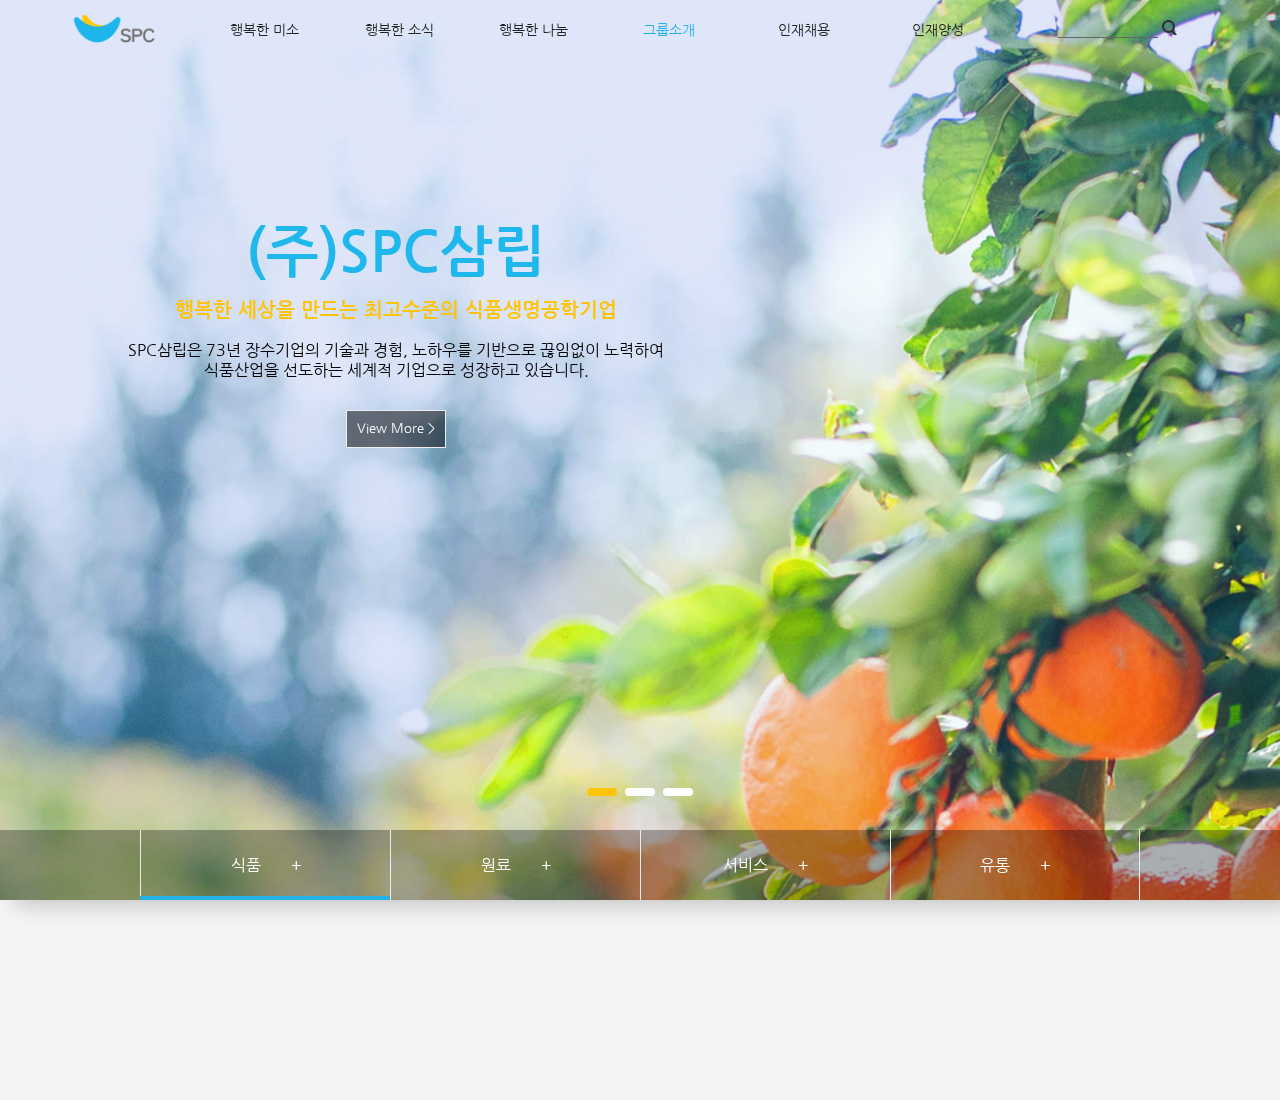
<file: a/spc/index.html>
<!DOCTYPE html>
<html lang="ko">
<head>
  <meta charset="UTF-8">
  <title>SPC그룹</title>
  <link rel="shortcut icon" href="image/spc.ico">
  <meta name="viewport" content="width=device-width, initial-scale=1.0">
  <link href="css/swiper.min.css" rel="stylesheet" type="text/css">
  <link href="css/animate.min.css" rel="stylesheet" type="text/css">
  <link href="css/common.css" rel="stylesheet" type="text/css">
  <link href="css/main.css" rel="stylesheet" type="text/css">
</head>
<body>
<!--main-->
<div id="wrapper">
    <!-- header -->
    <header id="header_all">
        <div id="header_wrap">
            <div class="header_inner">
                <div class="logo_wrap">
                    <a href="#section0" class="logo page_scroll"><img src="image/logo.png" alt="로고"></a>
                </div>
                <div class="menu_wrap clearfix">
                    <nav id="navi" class="clearfix">
                        <ul>
                            <li class="gnb">
                                <a href="#">행복한 미소</a>
                                <ul class="sub">
                                    <li><a href="#">상미당 정신</a></li>
                                    <li><a href="#">브랜드</a></li>
                                    <li><a href="#">SPC 역사관</a></li>
                                    <li><a href="#">Global SPC</a></li>
                                    <li><a href="#">SPC 외식브랜드</a></li>
                                </ul>
                            </li>
                            <li class="gnb">
                                <a href="#">행복한 소식</a>
                                <ul class="sub">
                                    <li><a href="#">새소식</a></li>
                                    <li><a href="#">홍보 갤러리</a></li>
                                    <li><a href="#">SPC magazine</a></li>
                                    <li><a href="#">창업정보</a></li>
                                </ul>
                            </li>
                            <li class="gnb">
                                <a href="#">행복한 나눔</a>
                                <ul class="sub">
                                    <li><a href="#">베이커리&카페</a></li>
                                    <li><a href="#">우리밀 사업</a></li>
                                    <li><a href="#">사회공헌 소개</a></li>
                                    <li><a href="#">사회공헌 소식</a></li>
                                    <li><a href="#">행복한 장학금</a></li>
                                </ul>
                            </li>
                            <li class="gnb">
                                <a href="info.html" style="color:#22b2e9">그룹소개</a>
                                <ul class="sub">
                                    <li><a href="info.html">SPC WAY</a></li>
                                    <li><a href="info.html">CEO 인사말</a></li>
                                    <li><a href="info.html">연혁</a></li>
                                    <li><a href="info.html">CI</a></li>
                                    <li><a href="info.html">식품생명공학연구소</a></li>
                                    <li><a href="info.html">오시는 길</a></li>
                                </ul>
                            </li>
                            <li class="gnb">
                                <a href="#">인재채용</a>
                                <ul class="sub">
                                    <li><a href="#">채용 정보</a></li>
                                    <li><a href="#">인사 제도</a></li>
                                </ul>
                            </li>
                            <li class="gnb">
                                <a href="#">인재양성</a>
                                <ul class="sub">
                                    <li><a href="#">SPC 미래창조원</a></li>
                                    <li><a href="#">SPC 식품과학대학</a></li>
                                    <li><a href="#">컬리너리아카데미</a></li>
                                    <li><a href="#">교육장 오시는 길</a></li>
                                </ul>
                            </li>
                        </ul>
                    </nav>
                </div>
                <div class="search_wrap">
                    <form>
                        <fieldset>
                            <div class="green_box">
                                <input type="text" class="input_search">
                                <button type="submit" class="btn">
                                    <span class="icon_search"></span>
                                </button>
                            </div>
                        </fieldset>
                    </form>
                </div>
            </div>
        </div>
        <div id="gnb_bg"></div>
    </header>
    <!--content-->
    <div class="content content1 clearfix">
        <!-- slide -->
        <div class="swiper-container main_slide">
            <div class="swiper-wrapper">
              <div class="swiper-slide slide1">
                 <div class="slide-back"></div>
              </div>
              <div class="swiper-slide slide2">
                  <div class="slide-back"></div>
              </div>
              <div class="swiper-slide slide3">
                  <div class="slide-back"></div>
              </div>
            </div>
            <!-- Add Pagination -->
            <div class="swiper-pagination"></div>
            <div class="slide_text wow fadeInUp">
                <h1>(주)SPC삼립</h1>
                <h2>행복한 세상을 만드는 최고수준의 식품생명공학기업</h2>
                <p>SPC삼립은 73년 장수기업의 기술과 경험, 노하우를 기반으로 끊임없이 노력하여</p>
                <p>식품산업을 선도하는 세계적 기업으로 성장하고 있습니다.</p>
                <a href="#">View More ></a>
            </div>
            <div class="slide_menu">
                <ul class="clearfix">
                    <li><a href="#">식품<span>+</span></a></li> 
                    <li><a href="#">원료<span>+</span></a></li> 
                    <li><a href="#">서비스<span>+</span></a></li> 
                    <li><a href="#">유통<span>+</span></a></li> 
                    <div id="bar"></div>
                </ul>
             </div>
        </div>
    </div>
    <!--footer-->
    <footer id="footer">
        <div class="footer_inner content_inner">
            <div class="footer_left wow fadeInUp">
                <ul class="info clearfix">
                    <li><a href="#">사이트맵</a></li>
                    <li>ㅣ</li>
                    <li><a href="#">개인정보처리방침</a></li>
                    <li>ㅣ</li>
                    <li><a href="#">이메일수집 거부</a></li>
                    <li>ㅣ</li>
                    <li><a href="#">거래희망사전등록</a></li>
                    <li>ㅣ</li>
                    <li><a href="#">오시는 길</a></li>
                </ul>
                <p>서울시 서초구 양재동 남부순환로 2620 (양재동 11-149) SPC그릅</p>
                <p>COPYRIGHT SPC ALL RIGHTS RESERVED.</p>
            </div>
            <div class="footer_center wow fadeInUp">
                <select>
                    <option>FAMILY SITE</option>
                    <option>던킨도넛</option>
                    <option>베스킨라빈스 31</option>
                    <option>파리크라상</option>
                </select>
            </div>
            <div class="footer_right wow fadeInUp">
                <ul class="icon clearfix">
                    <li><a href="#"><img src="image/insta.png" alt="insta"></a></li>
                    <li><a href="#"><img src="image/twitter.png" alt="twiteer"></a></li>
                    <li><a href="#"><img src="image/facebook.png" alt="facebook"></a></li>
                    <li><a href="#"><img src="image/youtube.png" alt="youtube"></a></li>
                </ul>
            </div>
        </div>
    </footer> 
</div>   
   
    <script type="text/javascript" src="js/jquery-1.12.4.min.js"></script>
    <script type="text/javascript" src="js/swiper.min.js"></script>
    <script type="text/javascript" src="js/plugins.js"></script>
    <script type="text/javascript" src="js/common.js"></script>
    <script type="text/javascript" src="js/main.js"></script>
</body>
</html>
</file>
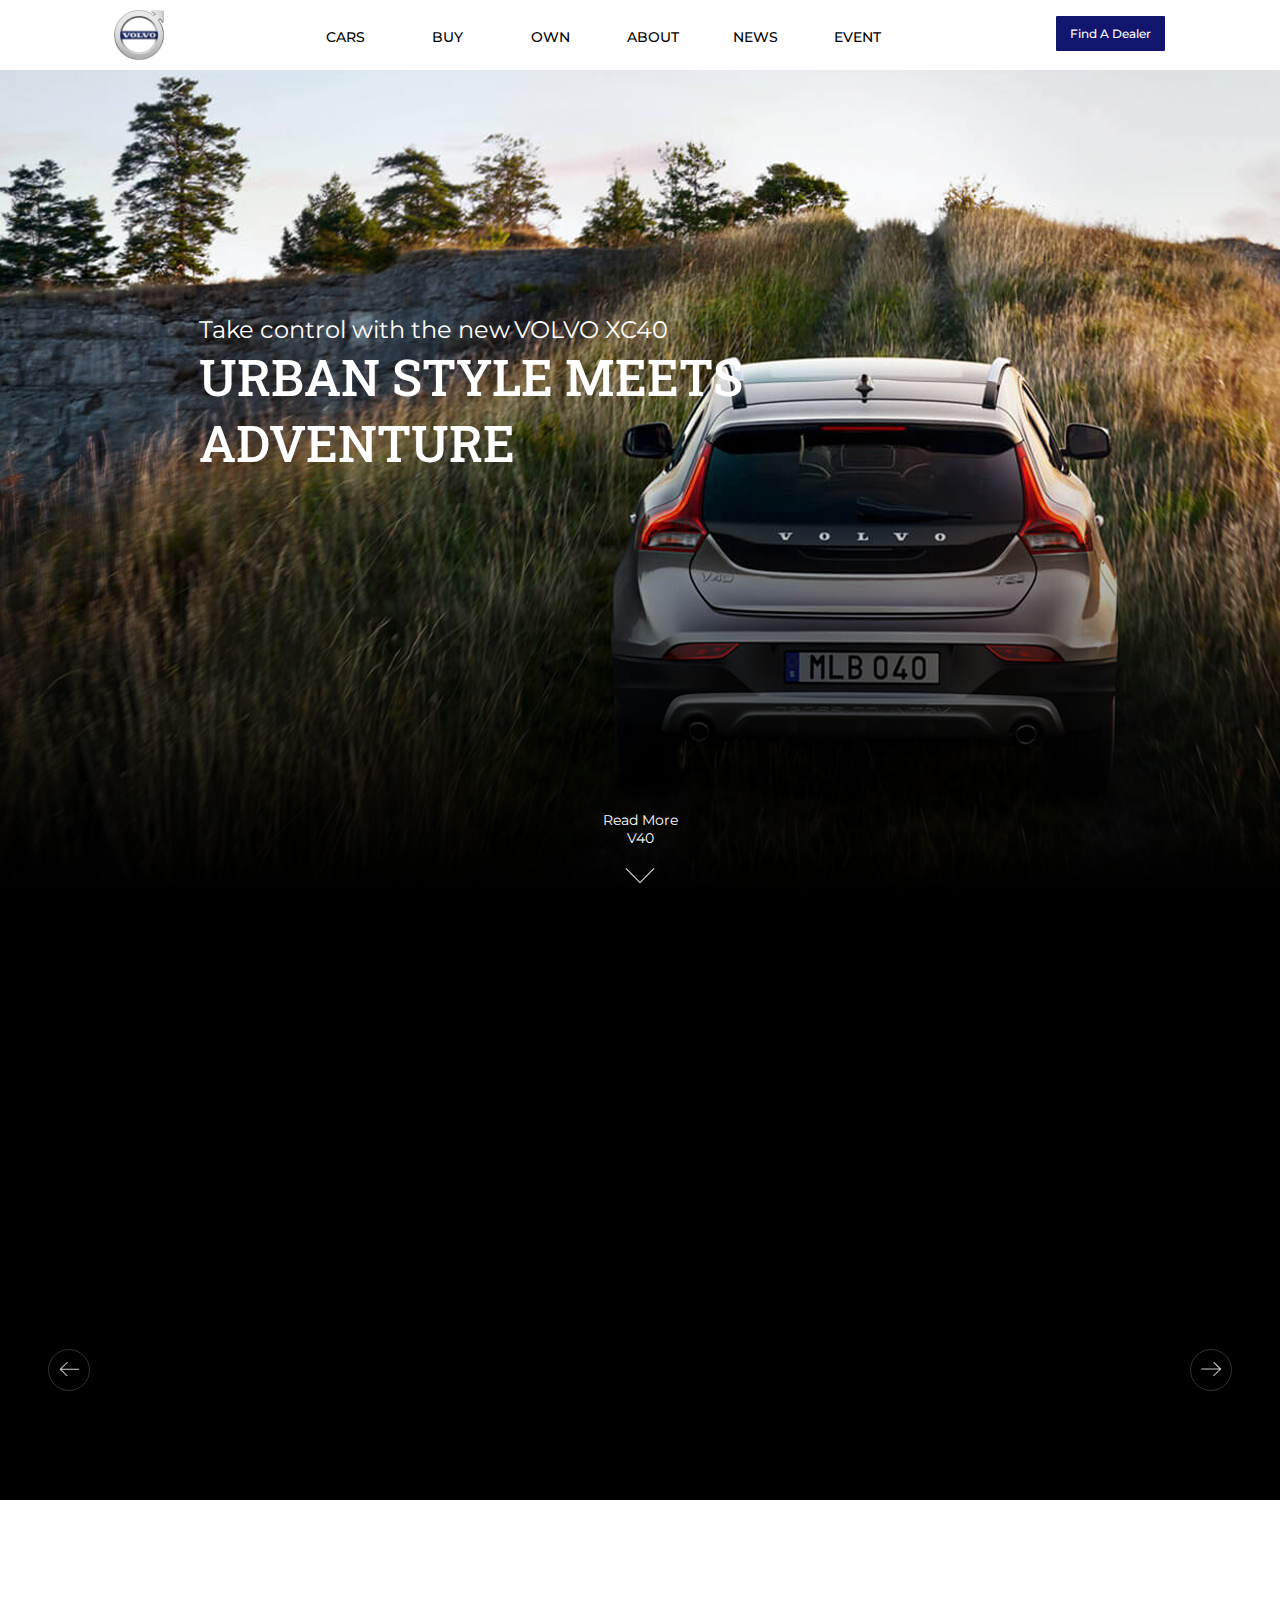
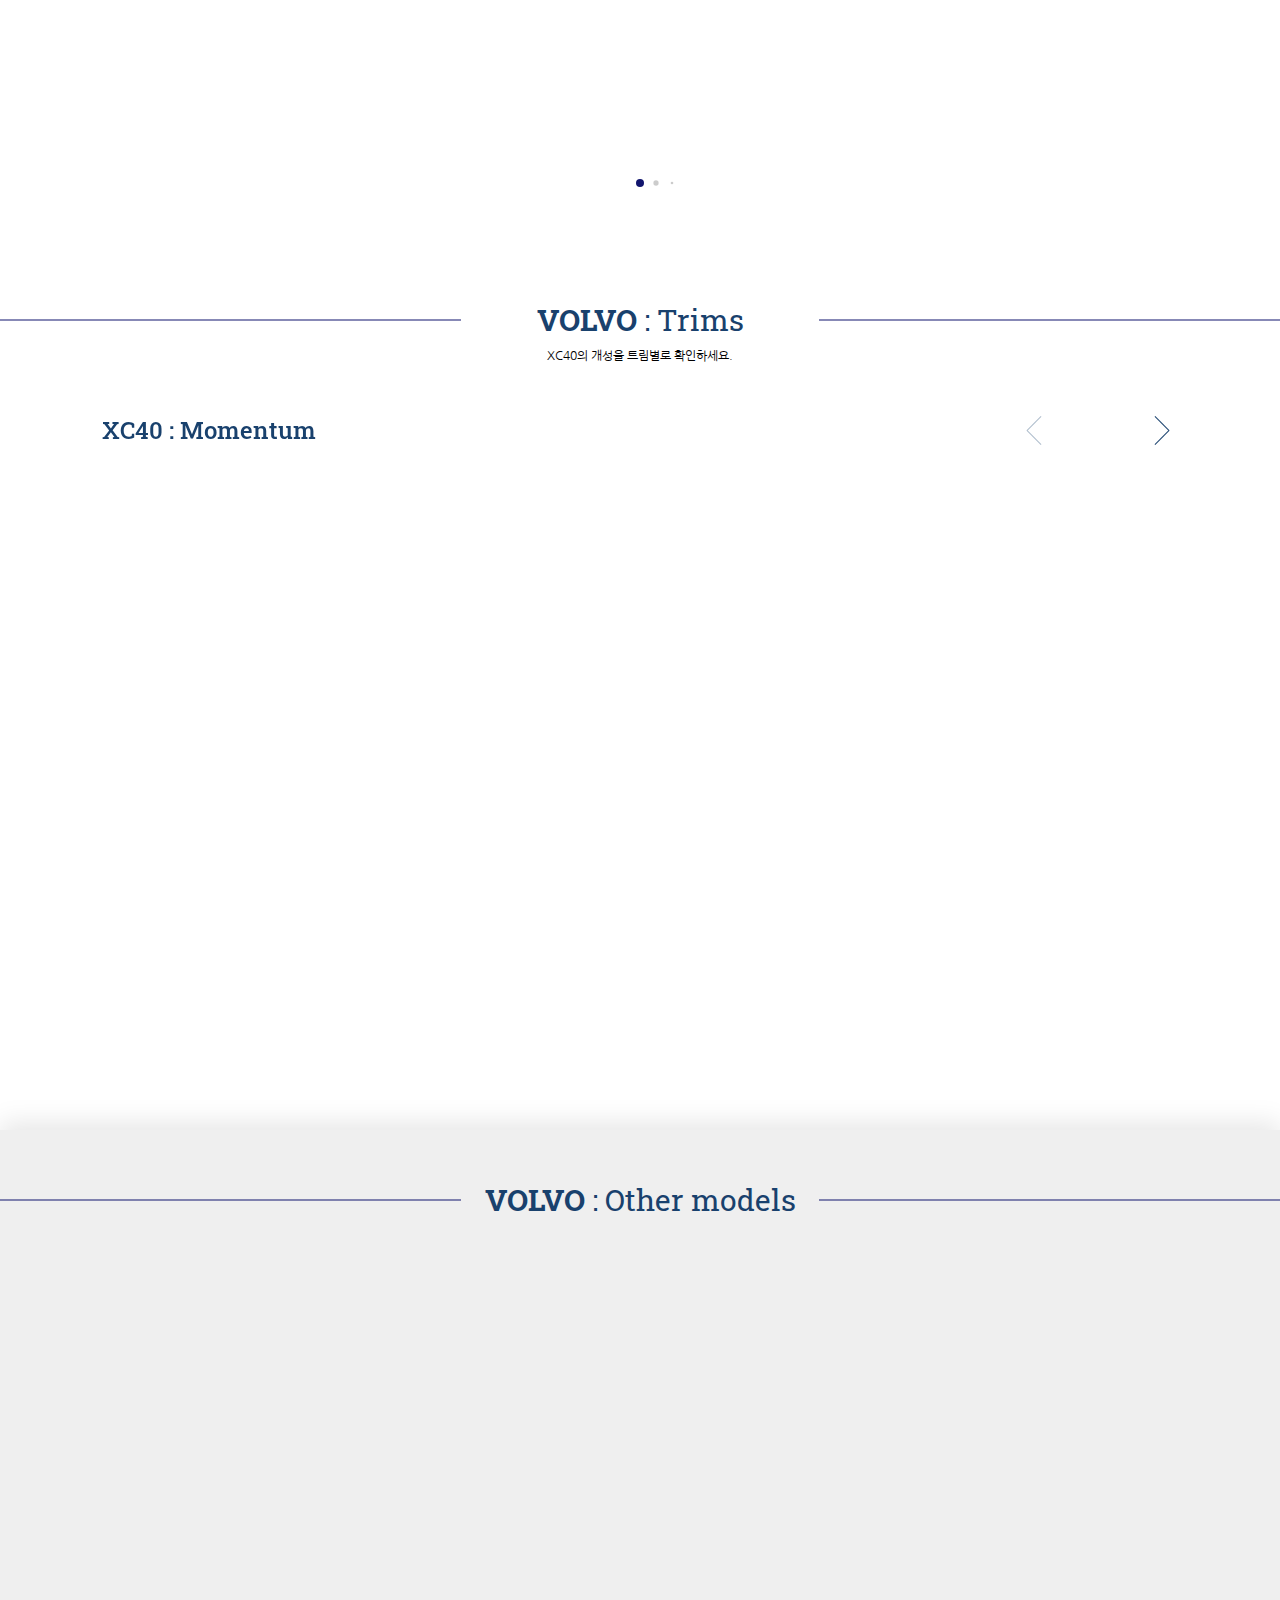
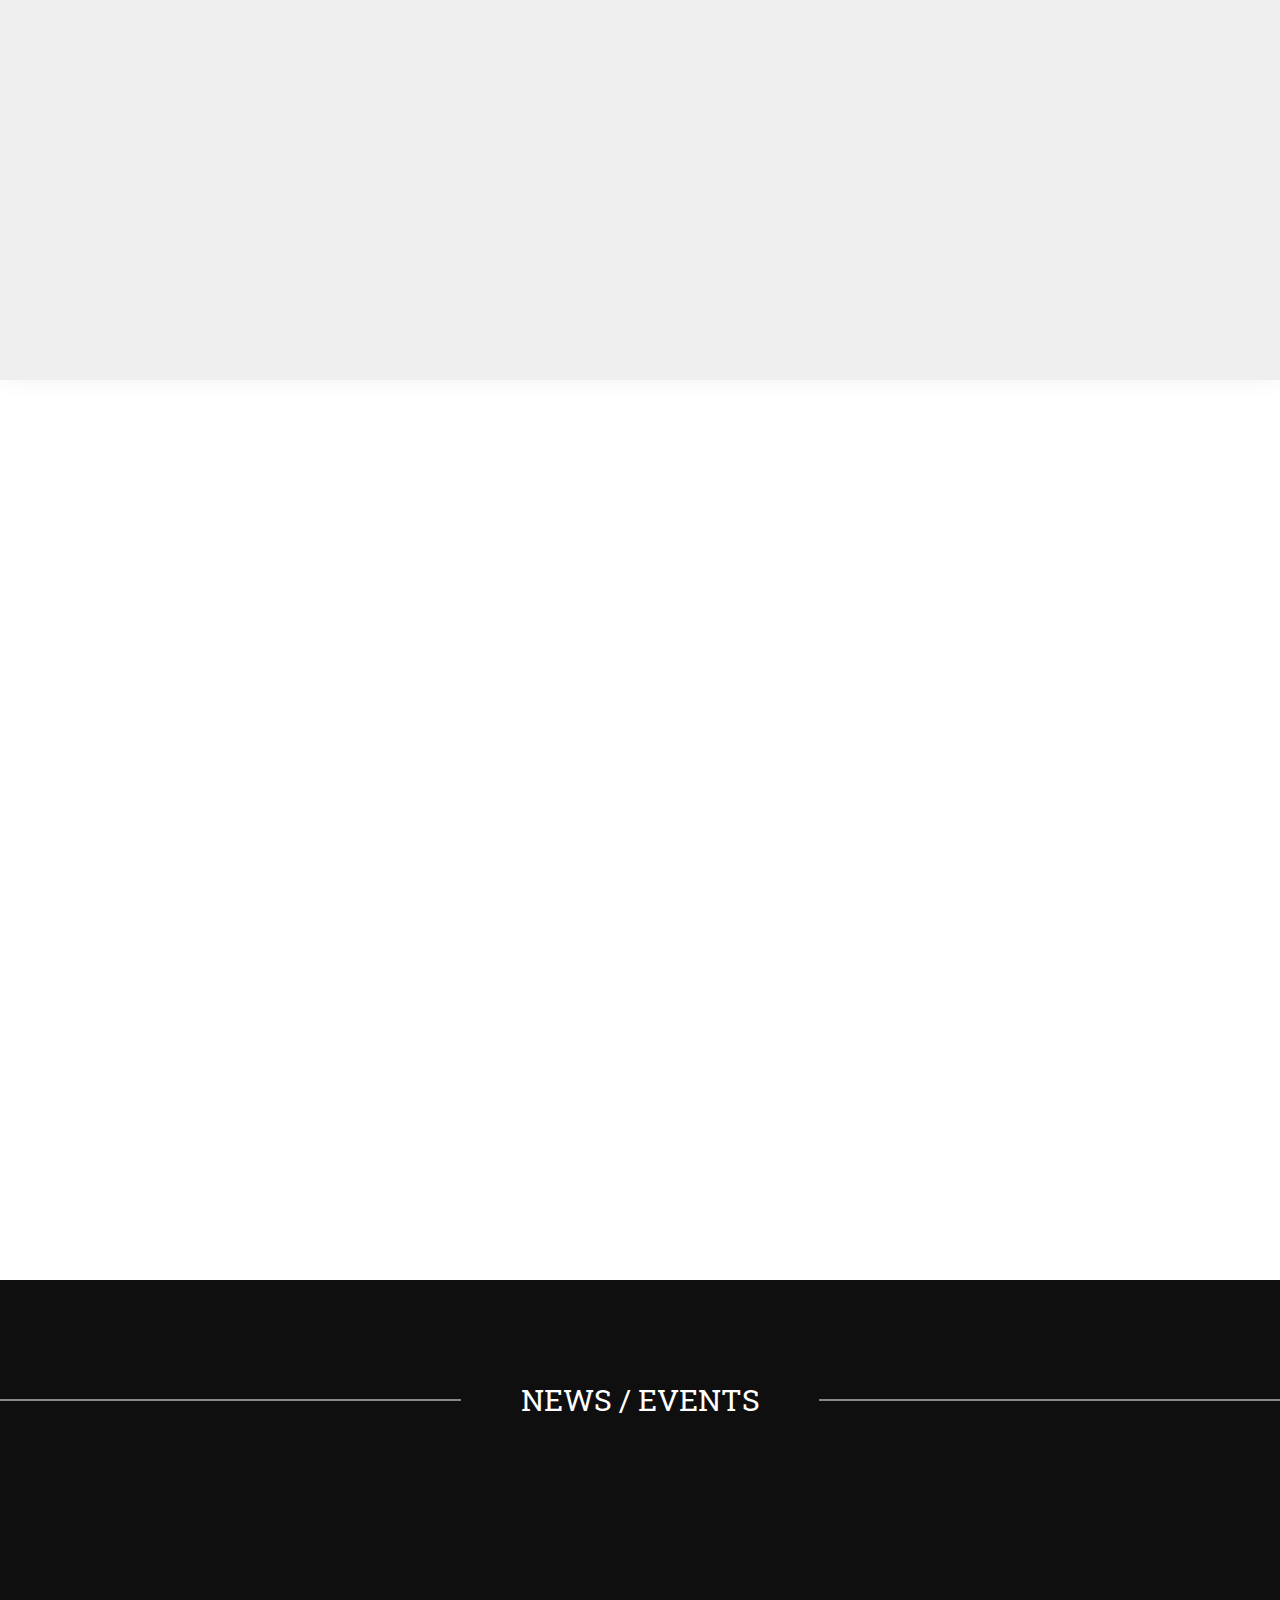
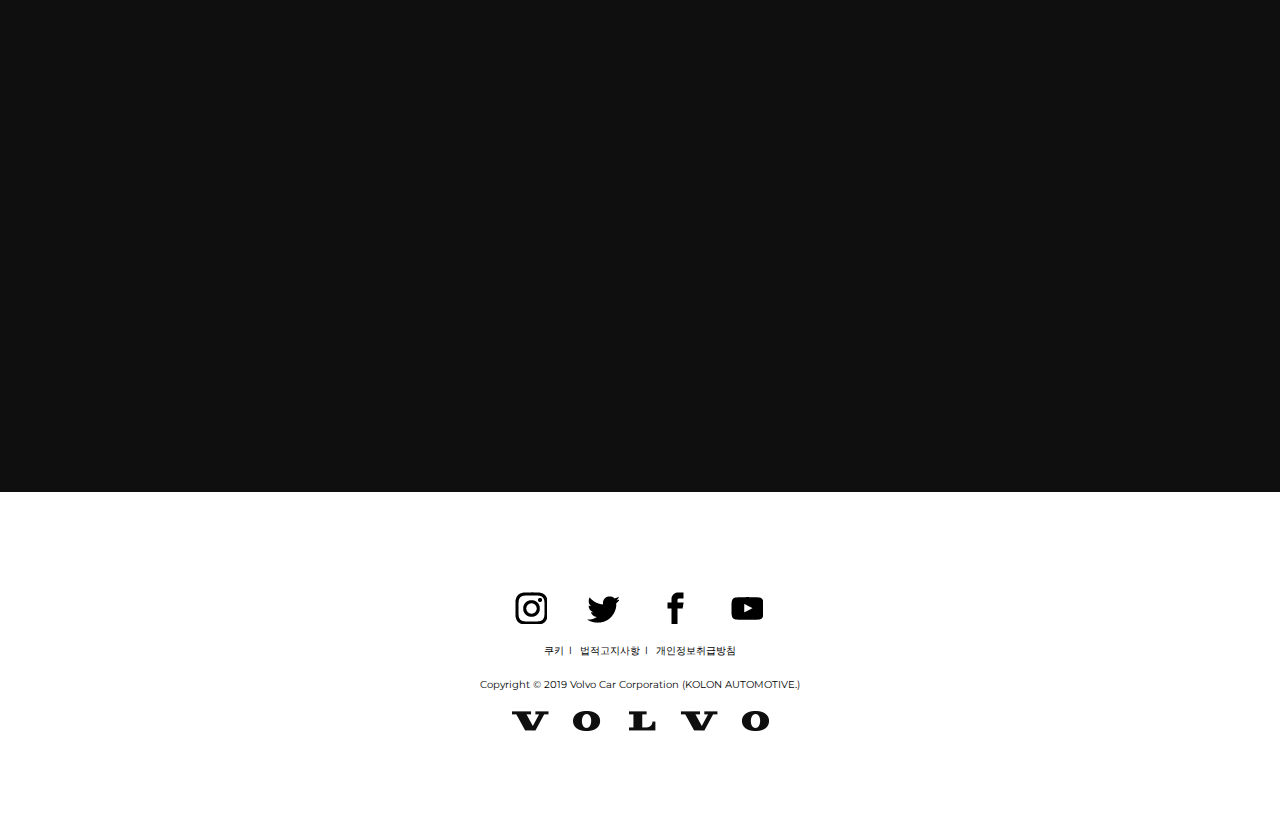
<file: a/volvo/index.html>
<!doctype html>
<html lang="ko">
 <head>
  <meta charset="UTF-8">
  <title>Volvo</title>
  <link rel="shortcut icon" href="image/volvo.ico">
  <meta name="viewport" content="width=divice-width,initial-scale=1.5,minimum-scale=1.0,maximum-scale=1.0">
  <link href="css/swiper.min.css" rel="stylesheet" type="text/css">
  <link href="css/animate.min.css" rel="stylesheet" type="text/css">
  <link href="css/common.css" rel="stylesheet" type="text/css">
 </head>
 <body>
     <div class="wrap">
        <header id="header">
            <a href="#" class="logo"><img src="image/volvo-logo.png" alt="logo"></a>
            <a href="#" class="menu">
                <span class="menubar"></span>
                <span class="menubar"></span>
                <span class="menubar"></span>
            </a>
            <nav id="nav"> 
                <ul class="gnb clearfix">
                    <li><a href="#">CARS</a></li>
                    <li><a href="#">BUY</a></li>
                    <li><a href="#">OWN</a></li>
                    <li><a href="#">ABOUT</a></li>
                    <li><a href="#">NEWS</a></li>
                    <li><a href="#">EVENT</a></li>
                    <li><a href="#" class="dealer">Find A Dealer</a></li>
                </ul>
            </nav>
        </header>
        <div class="content content1">
            <ul class="slider">
                <li></li>
                <li></li>
                <li></li>
                <li></li>
            </ul>
            <div class="back">
              <div class="inner">
                   <div class="text wow fadeInUp">
                       <p>Take control with the new</p>
                       <p>VOLVO XC40</p>
                       <h1>urban style meets</h1>
                       <h1>adventure</h1>
                   </div>
                   <div class="button">
                       <a href="#mainmove" class="page_scroll">
                          <p>Read More V40</p>
                       </a>
                       <span></span>
                   </div>
               </div>
            </div>
        </div> 
        <div class="content content2" id="mainmove"> 
            <div class="swiper-container autoplay">
                <!-- Additional required wrapper -->
                <div class="swiper-wrapper">
                    <!-- Slides -->
                    <div class="swiper-slide slide1 wow fadeInUp">
                        <div class="text">
                            <h2>2018 Sedan <span>S360</span></h2>
                            <p>An amplified driving experience</p>
                            <div class="click">
                                <a href="#" class="button">explore</a>
                                <a href="#" class="button">more</a>
                            </div>
                        </div>
                        <img src="image/1.png" alt="car1">
                    </div>
                    <div class="swiper-slide slide2">
                       <div class="text">
                            <h2>2018 Sedan <span>S360</span></h2>
                            <p>An amplified driving experience</p>
                            <div class="click">
                                <a href="#" class="button">explore</a>
                                <a href="#" class="button">more</a>
                            </div>
                        </div>
                        <img src="image/2.png" alt="car2">
                    </div>
                    <div class="swiper-slide slide3">
                        <div class="text">
                            <h2>2018 Sedan <span>S360</span></h2>
                            <p>An amplified driving experience</p>
                            <div class="click">
                                <a href="#" class="button">explore</a>
                                <a href="#" class="button">more</a>
                            </div>
                        </div>
                        <img src="image/3.png" alt="car3">
                    </div>
                    <div class="swiper-slide slide4">
                        <div class="text">
                            <h2>2018 Sedan <span>S360</span></h2>
                            <p>An amplified driving experience</p>
                            <div class="click">
                                <a href="#" class="button">explore</a>
                                <a href="#" class="button">more</a>
                            </div>
                        </div>
                        <img src="image/4.png" alt="car4">
                    </div>
                    <div class="swiper-slide slide5">
                        <div class="text">
                            <h2>2018 Sedan <span>S360</span></h2>
                            <p>An amplified driving experience</p>
                            <div class="click">
                                <a href="#" class="button">explore</a>
                                <a href="#" class="button">more</a>
                            </div>
                        </div>
                        <img src="image/5.png" alt="car5">
                    </div>
                </div>
                <!-- Add Pagination -->
                <div class="swiper-pagination"></div>
                <!-- Add Arrows -->
                <div class="swiper-button-next"><img src="image/arrow_right.png" alt="right"></div>
                <div class="swiper-button-prev"><img src="image/arrow_left.png" alt="left"></div>
            </div>
        </div>
        <div class="content content3">
             <div class="big-text">
                 <h2><span>VOLVO </span> : Trims</h2>
                 <P>XC40의 개성을 트림별로 확인하세요.</P>
             </div>
             <div class="swiper-container momentum">
                <div class="swiper-wrapper">
                  <div class="swiper-slide slide1 inner clearfix">
                      <h3>XC40 : Momentum</h3>
                      <div class="trim-wrap">
                          <div class="left wow fadeInLeft">
                              <div class="trim trim0">
                                  <div class="trim-img"></div>
                                  <div class="text-back">
                                     <div class="trim-text">
                                          <h4>The new Volvo XC40</h4>
                                          <p>4,620~5,080 만원</p>
                                      </div>
                                      <ul class="trim-text2 clearfix">
                                          <li>10.3km/l</li>
                                          <li>2019</li>
                                      </ul>
                                  </div>
                              </div>
                          </div>
                          <div class="right wow fadeInRight">
                              <div class="trim trim1">
                                  <div class="trim-img"></div>
                                  <div class="text-back">
                                     <div class="trim-text">
                                          <h4>편안한 일상을 누리는 공간</h4>
                                      </div>
                                      <div class="trim-text2 clearfix">
                                          <p>VERSATILITY</p>
                                      </div>
                                  </div>
                              </div>
                              <div class="trim trim2">
                                  <div class="trim-img"></div>
                                  <div class="text-back">
                                     <div class="trim-text">
                                          <h4>언제나, 어디든 원하는대로</h4>
                                      </div>
                                      <div class="trim-text2 clearfix">
                                          <p>DRIVING</p>
                                      </div>
                                  </div>
                              </div>
                              <div class="trim trim3">
                                  <div class="trim-img"></div>
                                  <div class="text-back">
                                     <div class="trim-text">
                                          <h4>당신의 스마트한 파트너</h4>
                                      </div>
                                      <div class="trim-text2 clearfix">
                                          <div>TECHNOLOGY</div>
                                      </div>
                                  </div>
                              </div>
                              <div class="trim trim4">
                                  <div class="trim-img"></div>
                                  <div class="text-back">
                                     <div class="trim-text">
                                          <h4>운전자를 보호하는 기술</h4>
                                      </div>
                                      <div class="trim-text2 clearfix">
                                          <p>SAFETY</p>
                                      </div>
                                  </div>
                              </div>
                          </div>
                      </div>
                  </div>
                  <div class="swiper-slide slide2 inner clearfix">
                      <h3>XC40 : R-Design</h3>
                      <div class="trim-wrap">
                          <div class="left">
                              <div class="trim trim0">
                                  <div class="trim-img"></div>
                                  <div class="text-back">
                                     <div class="trim-text">
                                          <h4>The new Volvo XC40</h4>
                                          <p>4,620~5,080 만원</p>
                                      </div>
                                      <ul class="trim-text2 clearfix">
                                          <li>10.3km/l</li>
                                          <li>2018</li>
                                      </ul>
                                  </div>
                              </div>
                          </div>
                          <div class="right">
                              <div class="trim trim1">
                                  <div class="trim-img"></div>
                                  <div class="text-back">
                                     <div class="trim-text">
                                          <h4>디자인에 담긴 자부심</h4>
                                      </div>
                                      <div class="trim-text2 clearfix">
                                          <p>R-DESIGN</p>
                                      </div>
                                  </div>
                              </div>
                              <div class="trim trim2">
                                  <div class="trim-img"></div>
                                  <div class="text-back">
                                     <div class="trim-text">
                                          <h4>시선을 끄는 강인함</h4>
                                      </div>
                                      <div class="trim-text2 clearfix">
                                          <p>EYE-CATCHING STRENGTH</p>
                                      </div>
                                  </div>
                              </div>
                              <div class="trim trim3">
                                  <div class="trim-img"></div>
                                  <div class="text-back">
                                     <div class="trim-text">
                                          <h4>과감한 디자인</h4>
                                      </div>
                                      <div class="trim-text2 clearfix">
                                          <p>BOLD DESIGN</p>
                                      </div>
                                  </div>
                              </div>
                              <div class="trim trim4">
                                  <div class="trim-img"></div>
                                  <div class="text-back">
                                     <div class="trim-text">
                                          <h4>스포티한 테마</h4>
                                      </div>
                                      <div class="trim-text2 clearfix">
                                          <p>SPORTY THEME</p>
                                      </div>
                                  </div>
                              </div>
                          </div>
                      </div>
                  </div>
                </div>
                <!-- Add Pagination -->
                <div class="swiper-pagination"></div>
                <!-- Add Arrows -->
                <div class="swiper-button-next"><span class="trim-button1"></span><sapn class="trim-button2"></sapn></div>
                <div class="swiper-button-prev"><sapn class="trim-button1"></sapn><sapn class="trim-button2"></sapn></div>
             </div>
        </div>
        <div class="content content4">
            <div class="big-text">
                 <h2><span>VOLVO </span>: Other models</h2>
             </div>
             <div class="inner wow fadeInUp">
                 <h4>2018 VOLVO FEATURED MODELS</h4>
                 <div class="model model-text">
                     <p>볼보는 사람이 중심인 차를 만듭니다.
                        사람들의 삶을 더욱 편안하게 만들 수 있는 
                        기술과 혁신을 추구합니다. 
                        더욱 진보한 효율성과 안전성을 
                        경험할 수 있는 Drive-E, 인텔리세이프. 
                        바로 당신을 위한 혁신입니다.</p>
                     <ul class="model-list">
                         <li><a href="#" class="all">모두보기<span class="one"></span><span class="two"></span></a></li>
                         <li><a href="#">SUV<span class="one"></span><span class="two"></span></a></li>
                         <li><a href="#">SEDAN<span class="one"></span><span class="two"></span></a></li>
                         <li><a href="#">CROSS COUNTRY<span class="one"></span><span class="two"></span></a></li>
                     </ul>
                 </div>
                 <div class="model model-img model-img1">
                     <div class="model-bg"></div>
                     <div class="model-text2">
                         <h5>Cross country</h5>
                         <p>The new V40</p>
                     </div>    
                 </div>
                 <div class="model model-img model-img2">
                     <div class="model-bg"></div>
                     <div class="model-text2">
                         <h5>Cross country</h5>
                         <p>The new V40</p>
                     </div>
                 </div>
             </div>
        </div>
        <div class="content content5 clearfix wow fadeInLeft">
            <div class="video-button"><span></span></div>
            <div class="video-bg">
                <div class="video-bl"></div>
                <div class="video-preview"></div>
                <div class="video-text">
                    <h1>VOLVO STORY</h1>
                    <h2>Innovation</h2>
                    <p>At Volvo Cars we innovate for people. For nearly a century we have been making life easier, better and safer with cutting-edge technology. Our bold innovations deliver a premium experience through intuitive technology and effortless solutions.</p>
                </div>
            </div>
            <div data-vide-bg="image/volvo3" class="video"></div>
            <div class="video-close">close</div>
        </div>
        <div class="content content6">
            <div class="big-text">
                 <h2>NEWS / EVENTS</h2>
             </div>
             <div class="news-row news-pic clearfix wow fadeInUp">
                 <div class="news-col">
                     <img src="image/news1.jpg" alt="뉴스1">
                     <p>2018 Volvo Financial Program</p>
                 </div>
                 <div class="news-col">
                     <img src="image/news2.jpg" alt="뉴스2">
                     <p>볼보, 강남 대치 서비스센터 신규 오픈</p>
                 </div>
                 <div class="news-col">
                     <img src="image/news3.jpg" alt="뉴스3">
                     <p>V40, S60 가을맞이 프로모션 실시</p>
                 </div>
             </div>
             <div class="news-row news-icon clearfix wow fadeInUp" data-wow-delay="0.5s">
                 <div class="icon-col">
                     <img src="image/dealer.png" alt="아이콘1">
                     <p>Find a dealer</p>
                 </div>
                 <div class="icon-col">
                     <img src="image/event.png" alt="아이콘2">
                     <p>Events</p>
                 </div>
                 <div class="icon-col">
                     <img src="image/news.png" alt="아이콘3">
                     <p>News</p>
                 </div>
                 <div class="icon-col">
                     <img src="image/shop.png" alt="아이콘4">
                     <p>Lifestyle Collection</p>
                 </div>
             </div>
        </div>
        <footer id="footer">
            <div class="sns clearfix">
                <a href="#"><img src="image/instagram.png" alt="인스타그램"></a>
                <a href="#"><img src="image/twitter.png" alt="트위터"></a>
                <a href="#"><img src="image/facebook.png" alt="페이스북"></a>
                <a href="#"><img src="image/youtube.png" alt="유투브"></a>
            </div>
            <div class="click footer-m">
                <a href="#">쿠키</a><span>l</span>
                <a href="#">법적고지사항</a><span>l</span>
                <a href="#">개인정보취급방침</a>
            </div>
            <div class="info footer-m">
                <p>Copyright &copy; 2019 Volvo Car Corporation (KOLON AUTOMOTIVE.)</p>
            </div>
            <div class="footer-logo">
                <img src="image/logo2.png" alt="푸터로고">
            </div>
        </footer>
     </div>
 <script src="js/jquery-1.12.4.min.js"></script>
 <script src="js/swiper.min.js"></script>
 <script src="js/jquery.vide.js"></script>
 <script src="js/plugins.js"></script>
 <script src="js/default.js"></script>
 </body>
</html>
</file>
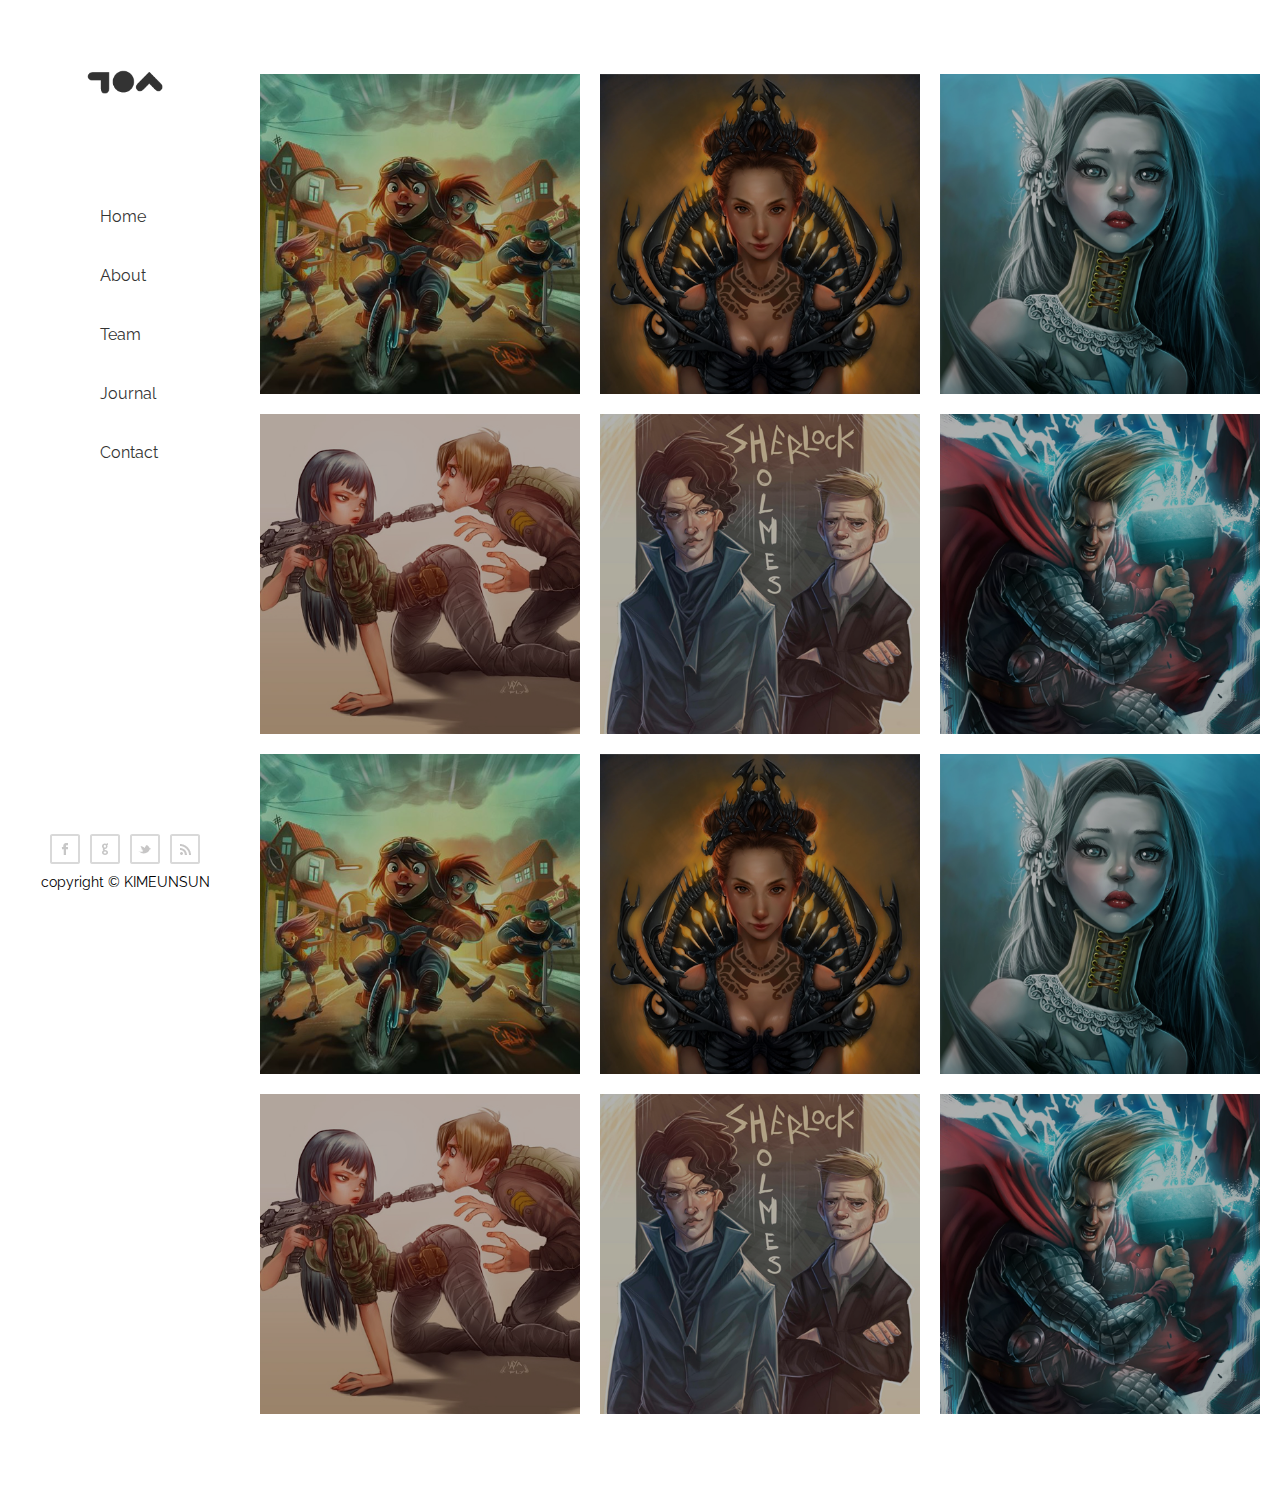
<file: a/personal/a/gallery/index.html>
<!DOCTYPE html>
<html lang="en">
<head>
<meta charset="UTF-8">
<meta name="viewport" content="width=device-width, initial-scale=1.0">
<meta http-equiv="X-UA-Compatible" content="ie=edge">
<link href="css/reset.css" rel="stylesheet" type="text/css">
<link href="css/common.css" rel="stylesheet" type="text/css">
<link href="css/main.css" rel="stylesheet" type="text/css">
	<title> Portfolio Gallery </title>
	<!--[if lt IE 9]>
	<script src="js/html5shiv.js"></script>
    <![endif]-->
</head>

<body>
  <!--header-->
    <header id="header">
        <div class="logo">
            <a href="index.html">
                <img src="images/logo_bl.png" lat="kimeunsun">
            </a>        
        </div> 
        <nav id="nav">
            <span class="toggle">
                <img src="images/menubar.svg" alt="menubar">
            </span>
            <h2 class="blind">메인 메뉴</h2>
            <ul id="gnb">
                <li><a href="index.html">Home</a></li>
                <li><a href="about.html">About</a></li>
                <li><a href="#">Team</a></li>
                <li><a href="#">Journal</a></li>
                <li><a href="contact.html">Contact</a></li>
            </ul>
        </nav>
        <footer class="footer footer_pc"><!--pc버전의 푸터-->
            <ul class="social clearfix">
                <li><a href="#" class="facebook"></a></li>
                <li><a href="#" class="google"></a></li>
                <li><a href="#" class="instagram"></a></li>
                <li><a href="#" class="twitter"></a></li>
            </ul>
            <p>copyright &copy; KIMEUNSUN</p>
        </footer> 
    </header>
  <!--main 시작-->
    <section class="main clearfix">
        <div class="work">
            <a href="#">
                <img src="images/work1.jpg" class="pic" alt="">
                <div class="caption">
                    <div class="work_title">
                        <h1>Title</h1>
                    </div>
                </div>
            </a>
        </div>
        <div class="work">
            <a href="#">
                <img src="images/work2.jpg" class="pic" alt="">
                <div class="caption">
                    <div class="work_title">
                        <h1>Title</h1>
                    </div>
                </div>
            </a>
        </div>
        <div class="work">
            <a href="#">
                <img src="images/work3.jpg" class="pic" alt="">
                <div class="caption">
                    <div class="work_title">
                        <h1>Title</h1>
                    </div>
                </div>
            </a>
        </div>
        <div class="work">
            <a href="#">
                <img src="images/work4.jpg" class="pic" alt="">
                <div class="caption">
                    <div class="work_title">
                        <h1>Title</h1>
                    </div>
                </div>
            </a>
        </div>
        <div class="work">
            <a href="#">
                <img src="images/work5.jpg" class="pic" alt="">
                <div class="caption">
                    <div class="work_title">
                        <h1>Title</h1>
                    </div>
                </div>
            </a>
        </div>
        <div class="work">
            <a href="#">
                <img src="images/work6.jpg" class="pic" alt="">
                <div class="caption">
                    <div class="work_title">
                        <h1>Title</h1>
                    </div>
                </div>
            </a>
        </div>
        <div class="work">
            <a href="#">
                <img src="images/work1.jpg" class="pic" alt="">
                <div class="caption">
                    <div class="work_title">
                        <h1>Title</h1>
                    </div>
                </div>
            </a>
        </div>
        <div class="work">
            <a href="#">
                <img src="images/work2.jpg" class="pic" alt="">
                <div class="caption">
                    <div class="work_title">
                        <h1>Title</h1>
                    </div>
                </div>
            </a>
        </div>
        <div class="work">
            <a href="#">
                <img src="images/work3.jpg" class="pic" alt="">
                <div class="caption">
                    <div class="work_title">
                        <h1>Title</h1>
                    </div>
                </div>
            </a>
        </div>
        <div class="work">
            <a href="#">
                <img src="images/work4.jpg" class="pic" alt="">
                <div class="caption">
                    <div class="work_title">
                        <h1>Title</h1>
                    </div>
                </div>
            </a>
        </div>
        <div class="work">
            <a href="#">
                <img src="images/work5.jpg" class="pic" alt="">
                <div class="caption">
                    <div class="work_title">
                        <h1>Title</h1>
                    </div>
                </div>
            </a>
        </div>
        <div class="work">
            <a href="#">
                <img src="images/work6.jpg" class="pic" alt="">
                <div class="caption">
                    <div class="work_title">
                        <h1>Title</h1>
                    </div>
                </div>
            </a>
        </div>
    </section>
  <!--footer-->
    <footer class="footer footer_mobile"><!--mobile버전의 푸터-->
        <ul class="social clearfix">
            <li><a href="#" class="facebook"></a></li>
            <li><a href="#" class="google"></a></li>
            <li><a href="#" class="instagram"></a></li>
            <li><a href="#" class="twitter"></a></li>
        </ul>
        <p>copyright &copy; KIMEUNSUN</p>
    </footer>
    
    <script src="js/jquery-1.12.4.min.js"></script>
    <script src="js/html5shiv.min.js"></script>
    <script src="js/default.js"></script>
</body>
</html>
</file>
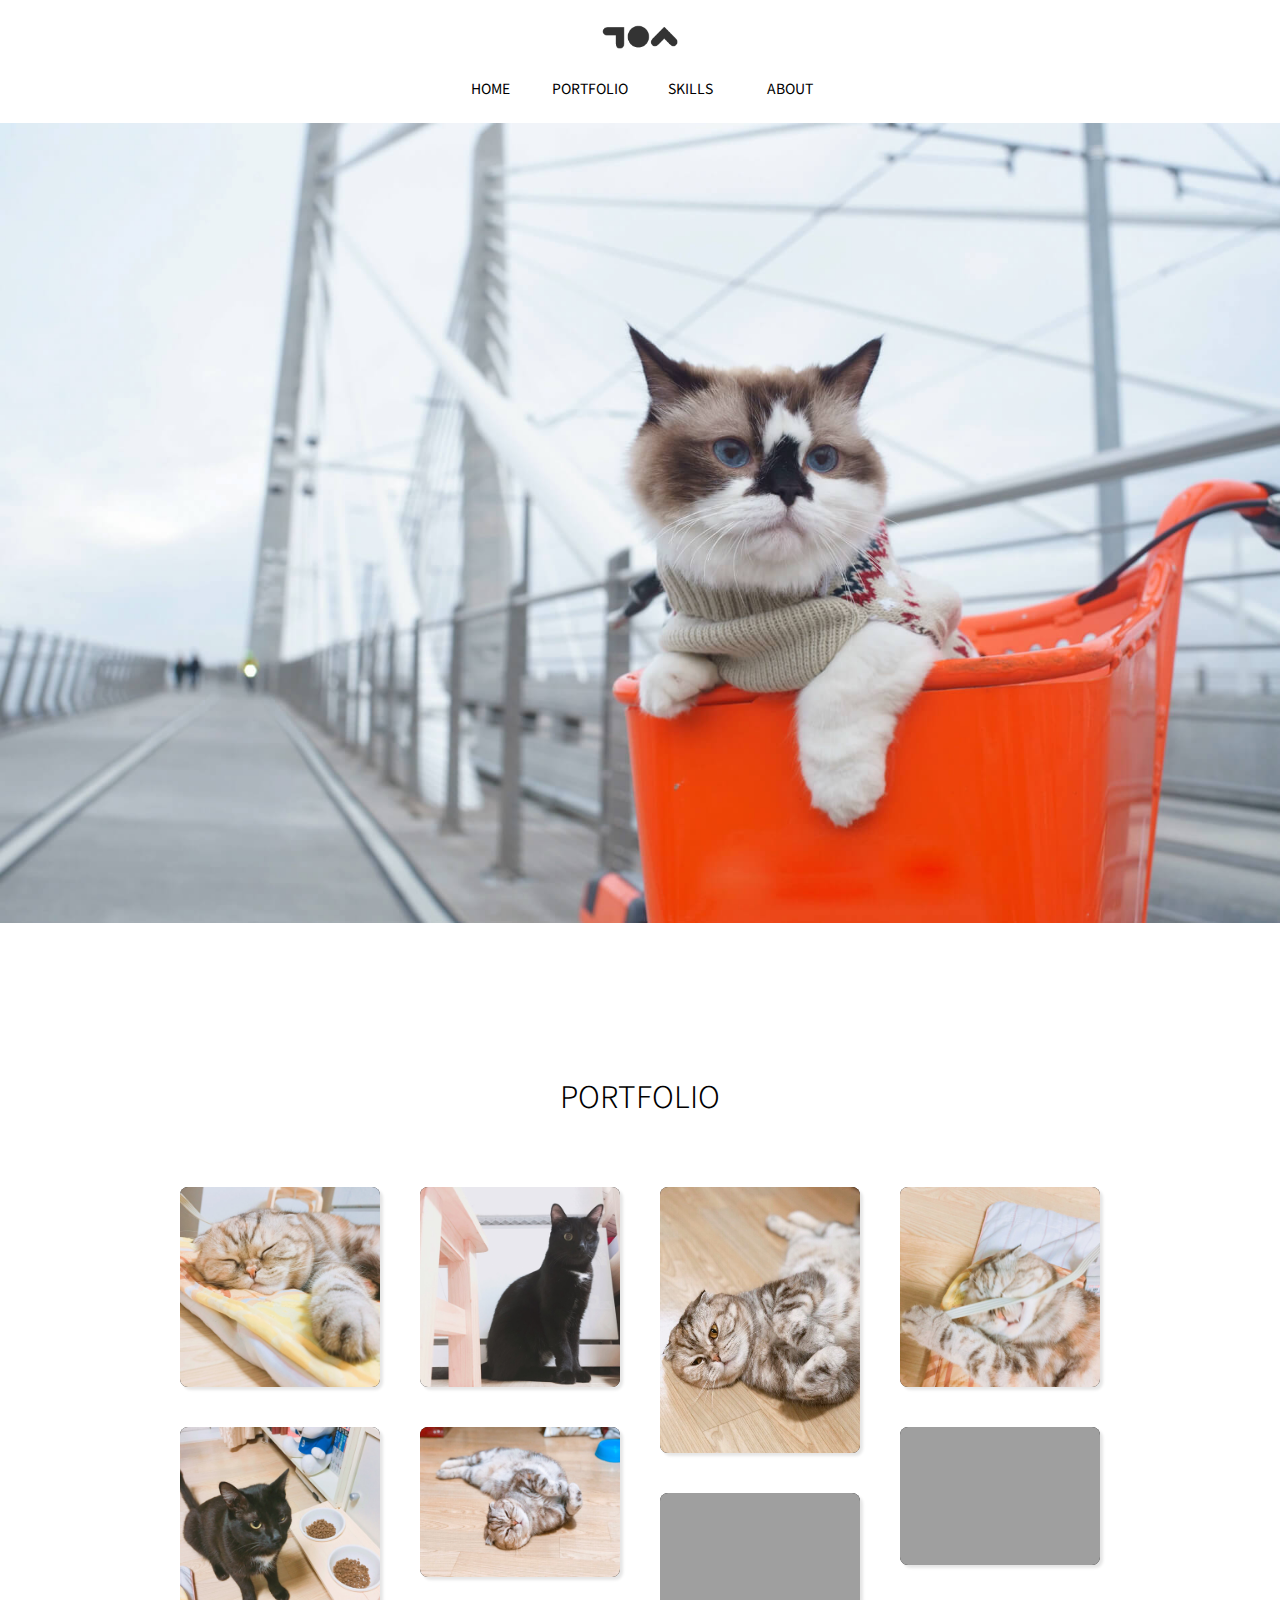
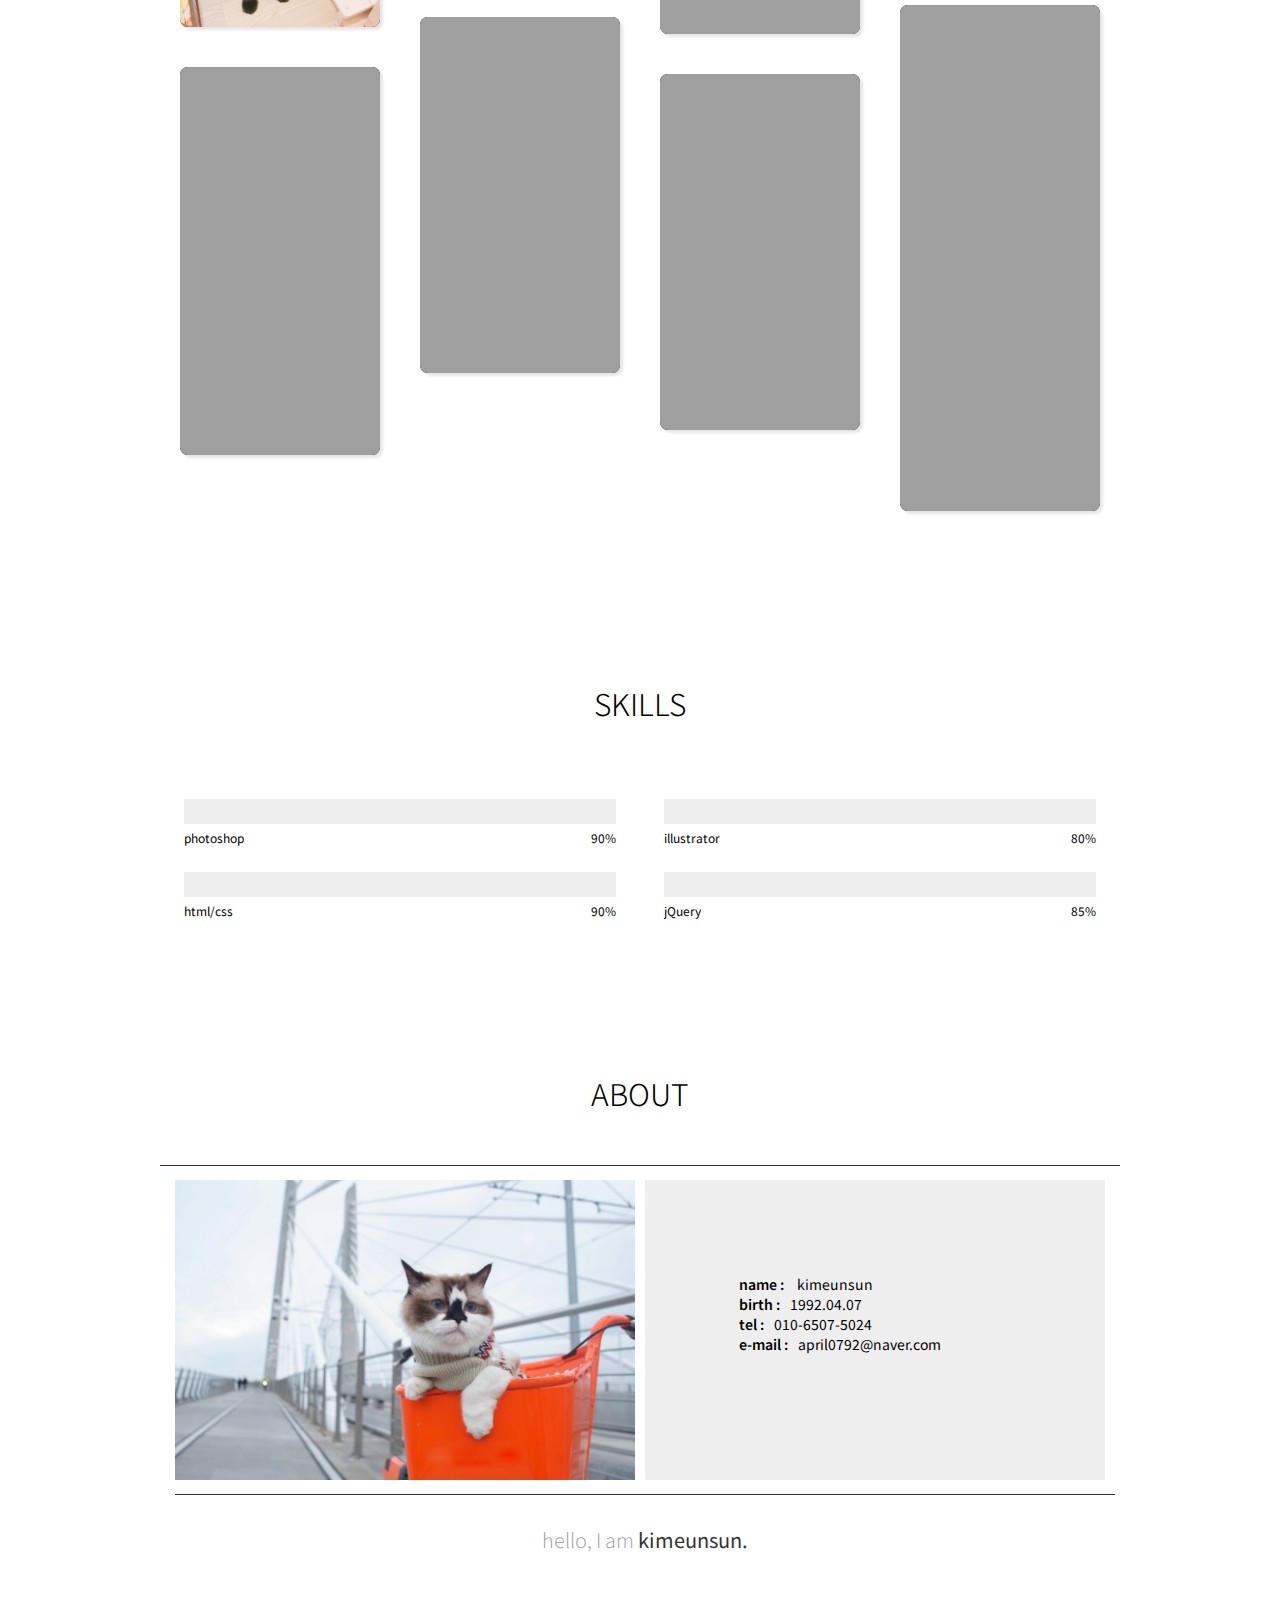
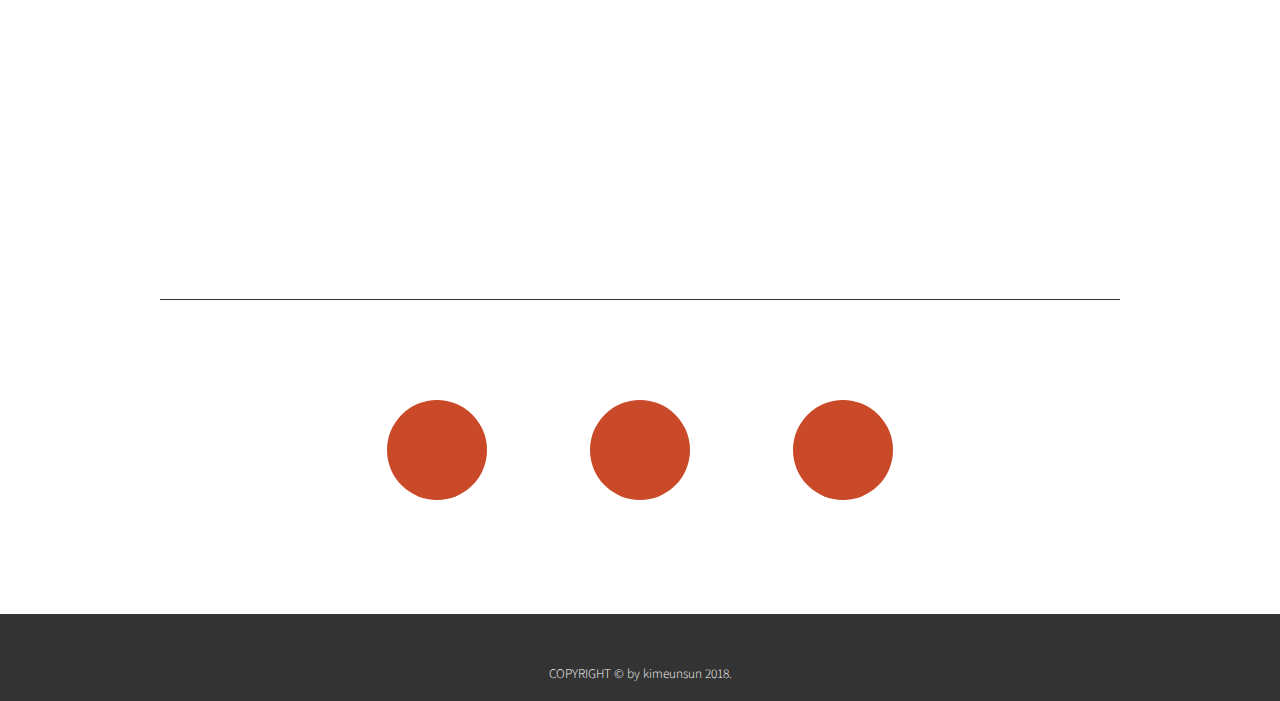
<file: a/personal/a/onepage/index.html>
<!DOCTYPE html>
<html lang="en">
<head>
<meta charset="UTF-8">
<meta name="viewport" content="width=device-width, initial-scale=1.0">
<meta http-equiv="X-UA-Compatible" content="ie=edge">
<link rel="stylesheet" href="https://use.fontawesome.com/releases/v5.5.0/css/all.css" integrity="sha384-B4dIYHKNBt8Bc12p+WXckhzcICo0wtJAoU8YZTY5qE0Id1GSseTk6S+L3BlXeVIU" crossorigin="anonymous">
<link href="css/common.css" rel="stylesheet" type="text/css">

	<title> kimeunsun </title>
</head>

<body>
   <!--  <div class="tt" style="position:fixed; top:0; left:0; font-size:20px; border:1px solid black; width:50px; height:50px"></div> -->
    <header id="header">
        <div class="inner">
            <h1><a href="#top_img" class="page_scroll"><img src="images/logo_bl.png" alt="logo"></a></h1>
            <nav class="nav">
                <span class="menu"><img src="images/menubar.svg" alt="menu"></span>
                <h2 class="blind">메인메뉴</h2>
                <ul class="gnb">
                    <li><a href="#top_img" class="page_scroll">home</a></li>
                    <li><a href="#work" class="page_scroll">portfolio</a></li>
                    <li><a href="#skill" class="page_scroll">skills</a></li>
                    <li><a href="#about" class="page_scroll">about</a></li>
                </ul>
            </nav>
        </div>
    </header>
    <div class="top_img" id="top_img"></div>
    <div id="contents" class="inner">
        <div id="work">
            <h2>PORTFOLIO</h2>
            <div class="gallery">
                <!--pic1-->
                <div class="all">
                    <div class="gall_wrap">
                        <a href="#">
                            <img src="images/cat1.jpeg" alt="pic1">
                            <div class="text">
                                <h4>Title</h4>
                                <p>Graphic Design</p>
                            </div>
                        </a>
                    </div>
                </div>
                <div class="pop">
                    <div class="pop_in">
                        이미지111
                    </div>
                    <a href="#work" class="close"></a>
                </div>
                <!--pic2-->
                <div class="all">
                    <div class="gall_wrap">
                        <a href="#">
                            <img src="images/cat2.jpeg" alt="pic2">
                            <div class="text">
                                <h4>Title</h4>
                                <p>Graphic Design</p>
                            </div>
                        </a>
                    </div>
                </div>
                <!--pic3-->
                <div class="all">
                    <div class="gall_wrap">
                        <a href="#">
                            <img src="images/cat3.jpeg" alt="pic3">
                            <div class="text">
                                <h4>Title</h4>
                                <p>Graphic Design</p>
                            </div>
                        </a>
                    </div>
                </div>
                <!--pic4-->
                <div class="all">
                    <div class="gall_wrap">
                        <a href="#">
                            <img src="images/cat4.jpeg" alt="pic4">
                            <div class="text">
                                <h4>Title</h4>
                                <p>Graphic Design</p>
                            </div>
                        </a>
                    </div>
                </div>
                <!--pic5-->
                <div class="all">
                    <div class="gall_wrap">
                        <a href="#">
                            <img src="images/cat5.jpeg" alt="pic5">
                            <div class="text">
                                <h4>Title</h4>
                                <p>Graphic Design</p>
                            </div>
                        </a>
                    </div>
                </div>
                <!--pic6-->
                <div class="all">
                    <div class="gall_wrap">
                        <a href="#">
                            <img src="images/cat6.jpeg" alt="pic6">
                            <div class="text">
                                <h4>Title</h4>
                                <p>Graphic Design</p>
                            </div>
                        </a>
                    </div>
                </div>
                <!--pic7-->
                <div class="all">
                    <div class="gall_wrap">
                        <a href="#">
                            <img src="images/portfolio7.jpg" alt="pic7">
                            <div class="text">
                                <h4>Title</h4>
                                <p>Graphic Design</p>
                            </div>
                        </a>
                    </div>
                </div>
                <!--pic8-->
                <div class="all">
                    <div class="gall_wrap">
                        <a href="#">
                            <img src="images/portfolio8.jpg" alt="pic8">
                            <div class="text">
                                <h4>Title</h4>
                                <p>Graphic Design</p>
                            </div>
                        </a>
                    </div>
                </div>
                <!--pic9-->
                <div class="all">
                    <div class="gall_wrap">
                        <a href="#">
                            <img src="images/portfolio9.jpg" alt="pic9">
                            <div class="text">
                                <h4>Title</h4>
                                <p>Graphic Design</p>
                            </div>
                        </a>
                    </div>
                </div>
                <!--pic10-->
                <div class="all">
                    <div class="gall_wrap">
                        <a href="#">
                            <img src="images/portfolio10.jpg" alt="pic10">
                            <div class="text">
                                <h4>Title</h4>
                                <p>Graphic Design</p>
                            </div>
                        </a>
                    </div>
                </div>
                <!--pic11-->
                <div class="all">
                    <div class="gall_wrap">
                        <a href="#">
                            <img src="images/portfolio11.jpg" alt="pic11">
                            <div class="text">
                                <h4>Title</h4>
                                <p>Graphic Design</p>
                            </div>
                        </a>
                    </div>
                </div>
                <!--pic12-->
                <div class="all">
                    <div class="gall_wrap">
                        <a href="#">
                            <img src="images/portfolio12.jpg" alt="pic12">
                            <div class="text">
                                <h4>Title</h4>
                                <p>Graphic Design</p>
                            </div>
                        </a>
                    </div>
                </div>
            </div><!--gallery end-->
            
            <div id="skill" class="skill clearfix">
                <h2>SKILLS</h2>
                <div class="skill_inner clearfix">
                <div class="photoshop skill_wrap">
                    <div class="graph">
                        <div class="bar"></div>
                    </div>
                    <ul class="graph_text">
                        <li>photoshop</li>
                        <li>90%</li>
                    </ul>
                </div>
                <div class="illustrator skill_wrap">
                    <div class="graph">
                        <div class="bar"></div>
                    </div>
                    <ul class="graph_text">
                        <li>illustrator</li>
                        <li>80%</li>
                    </ul>
                </div>
                <div class="html_css skill_wrap">
                    <div class="graph">
                        <div class="bar"></div>
                    </div> 
                    <ul class="graph_text">
                        <li>html/css</li>
                        <li>90%</li>
                    </ul>
                </div>
                <div class="jQuery skill_wrap">
                    <div class="graph">
                        <div class="bar"></div>
                    </div>
                    <ul class="graph_text">
                        <li>jQuery</li>
                        <li>85%</li>
                    </ul>
                </div>
                </div>
            </div><!--skills end-->
            
            <div id="about" class="about">
                <h2>ABOUT</h2>
                <div class="about_profile clearfix">
                    <div class="picture"></div>
                    <div class="profile"> 
                    <p><span>name : </span> kimeunsun</p>
                    <p><span>birth : </span>1992.04.07</p>
                    <p><span>tel : </span>010-6507-5024</p>
                    <p><span>e-mail : </span>april0792@naver.com</p>
                    </div>
                    <div class="intro">
                    <h3>hello, I am <span>kimeunsun.</span></h3>
                    </div>
                </div>
            </div><!--about end-->
            <div class="contact">
                <ul class="clearfix">
                    <li>
                    <i class="fas fa-cat icon"></i>
                    <p></p>
                    </li>
                    <li>
                    <i class="fas fa-car-alt icon"></i>
                    <p></p>
                    </li>
                    <li>
                    <i class="fas fa-cross icon"></i>
                    <p></p>
                    </li>
                </ul>
            </div>
        </div>
    </div>
    <footer id="footer">
        <p class="copyright">COPYRIGHT &copy; by kimeunsun 2018.</p>
    </footer>
    
    <script src="js/jquery-1.12.4.min.js"></script>
    <script src="js/masonry.pkgd.min.js"></script>
    <script src="js/default.js"></script>
</body>
</html>
</file>
<file: css/home.css>
@charset "UTF-8";

/* ---------------------------------
LAYOUT CSS
--------------------------------- */
html, body{background: #000;}

/* ---------------------------------
HOME Section CSS
--------------------------------- */
#sec_home{width: 100%; height: 100%; background: #000; color: #fff; position:relative; box-sizing: border-box;}
#sec_home .type-wrap{display: inline; font-size: 30px; font-weight: 300; position: absolute; top: 50%; left: 50%; transform: translate(-50%, -50%);}
#sec_home .home_bottom{position: absolute; left: 0; bottom: 0; width: 100%; padding: 55px;}
#sec_home .home_bottom p{display: inline-block;}
#sec_home .home_bottom p:first-of-type{float: left; transform: rotate(-90deg) translateY(-55px) translateX(55px); font-weight: 100;}
#sec_home .home_bottom p:last-of-type{float: right;}


/* ---------------------------------
ABOUT Section CSS
--------------------------------- */
#sec_about .about_inner{padding: 55px; background: #fff;}
#sec_about .about_left h2{font-size: 40px; font-weight: 800; margin: 50px 0; line-height: 1.25em;}
#sec_about .about_left p{font-size: 20px; margin-bottom: 50px;}
#sec_about .about_left mark{background-color: #000; color: #fff;}
#sec_about .about_left .more{font-size: 30px; font-weight: 800; position: relative; z-index: 2; margin-left: 17px;}
#sec_about .about_left .more:before{content: ''; display: block; width: 30px; height: 30px; background: #e9e9e9; border-radius: 30px; position: absolute; left: -15px; top: 11px; z-index: -1; transition: all .3s;}
#sec_about .about_left .more:hover:before{width: 108px;}
#sec_about .about_right{margin: 50px -55px;}
#sec_about .about_right .img_wrap{position: relative;}
#sec_about .about_right .img_wrap:before{content: '@kimsunny'; display: inline-block; position: absolute; right: 5px; bottom: -16px; font-size: 14px;}


/* ---------------------------------
WORK Section CSS
--------------------------------- */
#sec_work .work_inner{background: #fafafa; padding: 55px;}
#sec_work .work_slide{position: relative;}
#sec_work .work_slide_nav{margin: 50px 0;}
#sec_work .work_slide_nav li{display: block; width: 100% !important; color: #d1d1d1; font-size: 40px; font-weight: 800; letter-spacing: 0.02em; display: block;}
#sec_work .work_slide_nav li a{display: block; line-height: 1.5;}
#sec_work .work_slide_nav li.slick-current{color: #2c2c2c;}
#sec_work .work_slide_nav .slick-track{transform: translate3d(0px, 0px, 0px) !important;}
#sec_work .work_slide_for li{font-size: 20px;}
#sec_work .work_slide_for li mark{background: none; text-decoration: underline;}
#sec_work .work_slide_for .slick-arrow{position: absolute; right: 0; font-size: 0; width: 50px; height: 50px; cursor: pointer;}
#sec_work .work_slide_for .slick-arrow.slick-next{top: -250px; background: url("../images/right.png") no-repeat center; background-size: 100% auto;}
#sec_work .work_slide_for .slick-arrow.slick-prev{top:-90px; background: url("../images/right.png") no-repeat center; background-size: 100% auto; transform: rotate(180deg);}
#sec_work .slide_count{position: absolute; right: -2px; top: 55px; font-size: 30px; letter-spacing: 0.1em; font-weight: 100;}
#sec_work .more{font-size: 35px; font-weight: 600; position: relative; z-index: 2; display: inline-block; margin-top: 50px; margin-left: 20px;}
#sec_work .more:before{content: ''; display: block; width: 40px; height: 40px; background: #e9e9e9; border-radius: 40px; position: absolute; left: -15px; top: -1px; z-index: -1; transition: all .3s;}
#sec_work .more:hover:before{width: 110%;}

/* ---------------------------------
CONTACT Section CSS
--------------------------------- */
#sec_contact .contact_inner{background: #000; color: #fff; padding: 55px;}
#sec_contact .contact_info{overflow: hidden; margin: 25px 0;}
#sec_contact .contact_info li{text-align: left; letter-spacing: 0.05em; margin: 0 10px; margin-bottom: 30px; font-size: 20px;}
#sec_contact .info_title{color: #a9a9a9; font-weight: 100; margin-bottom: 10px; font-size: 18px;}
#sec_contact .info_value{font-weight: 400;}
#sec_contact .more{font-size: 35px; font-weight: 600; position: relative; z-index: 2; display: inline-block; margin-left: 25px; letter-spacing: 0.05em;}
#sec_contact .more:before{content: ''; display: block; width: 40px; height: 40px; background: #333; border-radius: 40px; position: absolute; left: -15px; top: 2px; z-index: -1; transition: all .3s;}
#sec_contact .more:hover:before{width: 120%;}
#sec_contact .contact_bottom span{display: block; width: 1px; height: 70px; background: #fff; margin-bottom: -12px;}
#sec_contact .contact_bottom p{font-weight: 100; text-align: right;}

#footer{margin: 55px 0;}
#footer p{color: #fff;}

/* ---------------------------------
반응형 CSS
--------------------------------- */

/* 태블릿 */
@media screen and (min-width: 760px){
    #sec_about .about_inner .about_wrap{display: flex;}
    #sec_about .about_left{padding-right: 5%;}
    #sec_about .about_left p{font-size: 18px;}
    #sec_about .about_right{margin: 0; padding-top: 60px;}
}

/* 노트북 */
@media screen and (min-width: 1200px){
    #sec_about .about_left h2{font-size: 60px; }
    #sec_about .about_left p{font-size: 20px;}
    #sec_work .work_slide_nav{margin: 80px 0;}
    #sec_work .work_slide_nav li{font-size: 30px;}
    #sec_work .work_slide_nav li.slick-current{font-size: 100px; color: #2c2c2c;}
    #sec_work .work_slide_for .slick-arrow.slick-next{top: -350px;}
    #sec_work .work_slide_for .slick-arrow.slick-prev{top: -100px;}
    #sec_work .more{font-size: 40px; margin: 80px 0 50px 0;}
    #sec_work .slide_count{top: 100px}
    #sec_contact .contact_info{display: flex; justify-content: left; margin: 50px 0;}
    #sec_contact .contact_info li{margin-right: 50px; font-size: 25px;} 
    #sec_contact .more{font-size: 40px;}
}

/* 데스크탑 */
@media screen and (min-width: 1900px){
    #sec_home .type-wrap{font-size: 60px;}
    #sec_about .about_left{padding-right: 10%; width: 70%;}
    #sec_about .about_left h2{font-size: 70px;}
    #sec_about .about_left p{font-size: 26px;}
    #sec_about .about_right{padding-top: 70px;}
    #sec_work .work_slide_for li{font-size: 26px;}
    #sec_work .more{font-size: 50px; }
    #sec_work .more:before{width: 50px; height: 50px; border-radius: 50px;}
    #sec_contact .more{font-size: 50px;}
    #sec_contact .more:before{width: 50px; height: 50px; border-radius: 50px; top: 5px;}
}
</file>
<file: a/personal/a/gallery/css/common.css>
@charset "utf-8";
/*web-font*/
@import url('https://fonts.googleapis.com/css?family=Raleway:100,200,300,400,500,600,700,800,900');

/*common*/
.clearfix::before{content:''; display:block;}
.clearfix::after{content:''; display:block; clear:both;}
*,*::after, *::before{box-sizing: border-box; }
.blind{position: absolute; left: 0; top: 0; margin: -1px; overflow: hidden; clip:rect(0 0 0 0)}

body{font-family: 'Raleway', sans-serif; font-size: 14px;   }

/*header*/
#header{min-height: 70px; position: relative; background: #fff;   }
#header .logo{margin: 25px 10px; width: 80px; display: inline-block; }
#header .toggle{width: 40px; height: 40px; position: absolute; top: 15px; right: 10px; cursor: pointer; }
#header #gnb{position: absolute; top: 70px; left: 0; width: 100%; background: rgba(255,255,255,.97); text-align: center; display: none; z-index: 100; padding: 30px 0}
#header #gnb li a{display: block; padding: 10px 0; font-size: 16px; color: #333; width: 50%; margin: 20px auto; }
#header .footer_pc{display: none; }

/*main*/
.main{padding: 30px 10px; }

/*footer*/
.footer_mobile{text-align: center; padding-bottom: 10px; }
.footer .social{margin-bottom: 10px; margin-left: auto; margin-right: auto; width: 160px; }
.footer .social li{float: left;  margin: 0 5px; }
.footer .social li a{display: block; width: 30px; height: 30px; background: url(../images/sm.png) no-repeat; }
.footer .social li:hover a{background: url(../images/sm_hover.png) no-repeat; }
.footer .social li:nth-child(1) a{background-position: 0 0 ;}
.footer .social li:nth-child(2) a{background-position: -31px 0 ;}
.footer .social li:nth-child(3) a{background-position: -93px 0 ;}
.footer .social li:nth-child(4) a{background-position: -155px 0 ;}

/*tablet*/
@media screen and (min-width:760px){
    
}

/*pc*/
@media screen and (min-width:960px){
    .main{padding-left: 250px; }
    #header{width: 250px; min-height: 100%; text-align: center; position: fixed; top: 0; left: 0; z-index: 1000}
    #header .logo{float: none; margin: 70px 0 50px; }
    #header .toggle{display: none; }
    #header #gnb{position: static; display: block; text-align: left; padding-left: 50px; background: none; }
    
    .footer_mobile{display: none; }
    #header .footer_pc{display: block; position: absolute; bottom: 10px; width: 100%; }
}
</file>
<file: a/personal/a/gallery/css/main.css>
@charset "utf-8";
/*mobile*/
.main{padding: 5% 10px; height: 100%}
.main .work{position: relative; text-align: center; margin: 1%; }
.main .work img{display: block; width: 100%; }
.main .work a{display: block; }
.main .work .caption{position: absolute; left: 0; top: 0; width: 100%; height: 100%; background: rgba(0,0,0,.3); transition: all .5s}
.main .work .caption .work_title{position: absolute; top: 50%; transform: translateY(-50%); width: 100%; }
.main .work .caption .work_title h1{font-size: 26px; font-weight: 400; color: transparent; transition: all 1s; padding: 20px;  }
.main .work .caption .work_title h1:before{content: ''; width: 0; height: 1px; background: #fff; transition: all .5s; position: absolute; top: 0; left: 0;}
.main .work .caption .work_title h1:after{content: ''; width: 0; height: 1px; background: #fff; transition: all .5s; position: absolute; bottom: 0; right: 0;}
.main .work .caption:hover{background: rgba(0,0,0,.8)}
.main .work .caption:hover .work_title h1{color: #fff}
.main .work .caption:hover h1:before{width: 70%}
.main .work .caption:hover h1:after{width: 70%}

/*tablet*/
@media screen and (min-width:760px){
    .main .work{width: 48%; float: left; }
}

/*pc*/
@media screen and (min-width:960px){
    .main{padding-left: 250px; }
    .main .work{width: 31.3333333%; }
}
</file>
<file: css/common.css>
@charset "UTF-8";
@import url('https://fonts.googleapis.com/css?family=Noto+Sans+KR:300,400,500,700&display=swap&subset=korean');

/* ---------------------------------
RESET CSS
--------------------------------- */
html, body,
div, p, span, strong, b, em, iframe, pre,
h1, h2, h3, h4, h5, h6, img, dl, dt, dd,
fieldset, form, legend, label, table, caption, thead, tbody, tfoot, tr, th, td,
ul, ol, li, a, input, select, textarea, button{margin:0; padding:0; border:0 none; font-family:'Noto Sans KR', AppleGothic, sans-serif, Arial; line-height:1.2;}
ul, ol, li{list-style:none;}
em, address{font-style:normal;}
img{width:100%; border:0 none; font-size:0; line-height:0;}
sup{position:relative; top:2px; font-size:11px; line-height:100%;}
table{border-collapse:collapse; border-spacing:0;}
caption{overflow:hidden; width:0; height:0; font-size:0; line-height:0;}
th, td{vertical-align:middle; /* white-space: nowrap */}
a{color:inherit; text-decoration:none; line-height:1;}
a:hover, a:focus, a:active{text-decoration:none;}
a:visited{color:inherit;}
*, html{box-sizing: border-box; -webkit-box-sizing: border-box; -moz-box-sizing: border-box; }
*, *:before, *:after{box-sizing: border-box;-webkit-box-sizing: border-box; -moz-box-sizing: border-box;}
button{background:none; border:none;}
input{-webkit-appearance:none; -moz-appearance:none; appearance:none;}
textarea{-webkit-appearance:none; -moz-appearance:none; appearance:none;}


/* ---------------------------------
LAYOUT CSS
--------------------------------- */
html, body{height:100%;}
a:focus{outline: none;}
.sec_tit{font-size: 14px;}

/* 헤더 */
#header h1{width:80px; display: inline-block; position: fixed; top: 55px; left: 55px; z-index: 997;}
#header h1 a{display:inline-block; padding:10px 0;}
.overlay {position: fixed; top: 0; left: 0; z-index: 9; width: 100%; height: 0%; opacity: 0; background: #000; visibility: hidden; -webkit-transition: all .2s; transition: all .3s; overflow: hidden; z-index: 998;}
.overlay.open {visibility: visible; opacity: .9; height: 100%;}
.overlay.open li {
  -webkit-animation: fadeInRight .5s ease forwards;
          animation: fadeInRight .5s ease forwards;
  -webkit-animation-delay: .2s;
          animation-delay: .2s;
}
.overlay.open li:nth-of-type(2) {
  -webkit-animation-delay: .35s;
          animation-delay: .35s;
}
.overlay.open li:nth-of-type(3) {
  -webkit-animation-delay: .4s;
          animation-delay: .4s;
}
.overlay.open li:nth-of-type(4) {
  -webkit-animation-delay: .45s;
          animation-delay: .45s;
}
.overlay nav{position: relative; top:55%; height: 50%; font-size: 40px; font-weight: 800; display: flex; -webkit-transform: translateY(-50%); transform: translateY(-50%);}
.overlay ul {position: relative; height: 100%; margin: 0 auto; display: inline-block;}
.overlay ul li {position: relative; display: block;height: 25%; height: calc(100% / 4); min-height: 50px; opacity: 0;}
.overlay ul li a{position: relative; display: block; color: #FFF;}
.overlay ul li:hover a{animation: text-shadow 1s ease-in-out;}

@keyframes text-shadow {
    0% {  
        transform: translateY(0);
        text-shadow: 
            0 0 0 #000, 
            0 0 0 #222, 
            0 0 0 #444, 
            0 0 0 #666;
    }

    20% {  
        transform: translateY(-0.25em);
        text-shadow: 
            0 0.125em 0 #000, 
            0 0.25em 0 #222, 
            0 -0.125em 0 #444, 
            0 -0.25em 0 #666;
    }

    40% {  
        transform: translateY(0.1em);
        text-shadow: 
            0 -0.0625em 0 #000, 
            0 -0.125em 0 #222, 
            0 0.0625em 0 #444, 
            0 0.125em 0 #666;
    }
    
   60% {
        transform: translateY(-0.05em);
        text-shadow: 
            0 0.03125em 0 #000, 
            0 0.0625em 0 #222, 
            0 -0.03125em 0 #444, 
            0 -0.0625em 0 #666;
    }

    80% {  
        transform: translateY(0);
        text-shadow: 
            0 0 0 #000, 
            0 0 0 #222, 
            0 0 0 #444, 
            0 0 0 #666;
    }
}

@-webkit-keyframes fadeInRight {
  0% {opacity: 0; left: 20%;}
  100% {opacity: 1; left: 0;}
}

@keyframes fadeInRight {
  0% {opacity: 0; left: 20%;}
  100% {opacity: 1; left: 0;}
}

.hamburger{float: right; display: inline-block; padding: 7px 0; cursor: pointer; position: fixed; top: 55px; right: 55px; z-index: 999;}
.hamburger .bar {width: 30px; height: 2px; background-color: #fff; display: block; margin: 8px auto; 
    -webkit-transition: all .2s ease-in-out;
    -o-transition: all .2s ease-in-out;
    transition: all .2s ease-in-out;
}
.hamburger.active{
    -webkit-transition: all .2s ease-in-out;
    -o-transition: all .2s ease-in-out;
    transition: all .2s ease-in-out;
    -webkit-transition-delay: 0.4s;
    -o-transition-delay: 0.4s;
    transition-delay: 0.4s;
    -webkit-transform: rotate(45deg); 
    -ms-transform: rotate(45deg); 
    -o-transform: rotate(45deg);
    transform: rotate(45deg);
}
.hamburger.active .bar:nth-child(2){width: 0px;}
.hamburger.active .bar:nth-child(1),
.hamburger.active .bar:nth-child(3){
    -webkit-transition-delay: 0.2s;
    -o-transition-delay: 0.2s;
    transition-delay: 0.2s;
}
.hamburger.active .bar:nth-child(1){
    -webkit-transform: translateY(8px);
    -ms-transform: translateY(8px);
    -o-transform: translateY(8px);
    transform: translateY(8px);
}
.hamburger.active .bar:nth-child(3){
    -webkit-transform: translateY(-12px) rotate(90deg);
    -ms-transform: translateY(-12px) rotate(90deg);
    -o-transform: translateY(-12px) rotate(90deg);
    transform: translateY(-12px) rotate(90deg);
}

/* 푸터 */
#footer{text-align: center; margin: 100px 0 0;}
#footer a{display: inline-block; width: 80px; }
#footer p{font-size: 14px; margin-top: 10px; font-weight: 100;}
</file>
<file: a/heyri/css/default.css>
@charset "utf-8";
/*web font*/
@import url('https://fonts.googleapis.com/css?family=Nanum+Gothic:400,700,800');
/*reset*/
html, body, div, span, object, iframe,
h1, h2, h3, h4, h5, h6, p, blockquote, pre,
abbr, address, cite, code,
del, dfn, em, img, ins, kbd, q, samp,
small, strong, sub, sup, var,
b, i,
dl, dt, dd, ol, ul, li,
fieldset, form, label, legend,
table, caption, tbody, tfoot, thead, tr, th, td,
article, aside, canvas, details, figcaption, figure, 
footer, header, hgroup, menu, nav, section, summary,
time, mark, audio, video {
    margin:0;
    padding:0;
    border:0;
    outline:0;
    font-size:100%;
    vertical-align:baseline;
    background:transparent;
    box-sizing: border-box; 
}
article,aside,details,figcaption,figure,
footer,header,hgroup,menu,nav,section { 
    display:block;
}
ul,ol {
    list-style:none;
}
blockquote, q {
    quotes:none;
}
a {
    margin:0;
    padding:0;
    font-size:100%;
    vertical-align:baseline;
    background:transparent;
    text-decoration:none;
	color:inherit;
}
table {
    border-collapse: collapse; border-spacing: 0;
}
input,select{vertical-align: middle; border: 0; outline: 0; appearance:none; border-radius: 0;}
button{border: 0; outline: 0; cursor: pointer;}
.clearfix::before{content:''; display:block;}
.clearfix::after{content:''; display:block; clear:both;}
*,*::after, *::before{box-sizing: border-box; }
img,video{border:0; max-width: 100%;}

/*common*/
html,body{font-family: 'Nanum Gothic', sans-serif; font-size: 13px; background: #f4f4f4; }
.content_inner{padding: 30px 20px; }


/*header*/
.header_inner{position: fixed; top: 0; left: 0; width: 100%; height: 50px; z-index: 99; }
.logo_wrap{background:transparent; padding:5px 10px; padding-top: 7px;}
.logo_wrap img{display: inline-block; width:25%; max-width: 100px; }
.open_wrap{position: absolute; top: 5px; right: 10px; }
.open_wrap button{width:40px; height:40px; background:none;}
.open_wrap span{display: inline-block; width: 30px; height: 1px; background: #000; border-radius: 2px;  }
.open_wrap span:nth-of-type(1){margin-bottom: 4px; }
.open_wrap span:nth-of-type(2){margin-bottom: 6px; }
.open_wrap span:nth-of-type(3){margin-bottom: 8px;  }

.menu_wrap{position: fixed; right:-100%; top:0; width: 250px; height: 100%; background:#fff; z-index:999; color:#000; transition: right 0.3s ease-out; box-shadow: 2px 0 10px rgba(0,0,0,.3); }
.top_logo{width: 200px; margin: 0 auto; margin-top: 20px; cursor: pointer; }
.top_text{margin: 10px 0 30px 40px;}

#navi{margin: 0 auto; line-height: 40px; text-align: center; }
#navi a{display: block; }
#navi .gnb{border-bottom: 1px solid #eee; position: relative; padding: 0 10px; }
#navi>ul{margin-bottom: 100px; }
#navi .gnb::after{content: ''; display: block; width: 0%; height: 2px; border-radius: 5px; background: rgba(0,78,161,.9) ; position: absolute; top: 47%; left: 33%; }
#navi .sub{display: none; background: #f6f6f6; }
#navi .gnb:hover::after{width: 33%; transition: all .6s}
#navi .sub>li:hover{color: #004ea1}

.overlay{width: 100%; height: 100%; background: rgba(0,0,0,.7); position: fixed; top: 0; z-index: 98; display: none; }
.close_wrap{width: 30px; height: 30px; position: absolute; top: 65px; right: 265px; cursor: pointer; }
.close_wrap span{width: 30px; height: 1px; background: #fff; position: absolute; top: 15px; }
.close_wrap span:nth-of-type(1){transform: rotate(315deg); }
.close_wrap span:nth-of-type(2){transform: rotate(-315deg); }

/*addClass*/
body.on{overflow-y: hidden; }
.menu_wrap.on{right:0; overflow-y: scroll; }
.overlay.on{display: block; }
.header_inner.fixed .logo_wrap{background: rgba(255,255,255,.95); border-bottom: 1px solid #eee; }
.header_inner.fixed #navi .gnb{color: #000;  }

/*content1*/ /*slide*/
.slide-back{max-width: 100%; height: 100vh; min-height: 500px; }
.slide1{background: url(../image/main1.jpg) no-repeat center; background-size: cover; }
.slide2{background: url(../image/main2.jpeg) no-repeat center; background-size: cover; }
.slide3{background: url(../image/main3.jpg) no-repeat center; background-size: cover; }
.main_slide .swiper-pagination-bullet-active{width: 25px; border-radius: 25px; transition: all .5s; background: rgba(255,255,255,0.7); }
.main_slide .swiper-button{background-image: none; }
.main_slide .trim-button1 {width: 20px; height: 2px; background: rgba(255,255,255,0.7); display: block; transform: rotate(45deg); margin-top: 11px}
.main_slide .trim-button2 {width: 20px; height: 2px; background: rgba(255,255,255,0.7); display: block; transform: rotate(-45deg); margin-top: 11px}
.main_slide .swiper-button-prev .trim-button1{transform: rotate(135deg); margin-left: 8px; }
.main_slide .swiper-button-prev .trim-button2{transform: rotate(-135deg); margin-left: 8px;}

.main_slide .swiper_text{background: rgba(0,0,0,.3); height: 200px; position: absolute; bottom: 7%; color: #fff; width: 100%; z-index: 9}
.main_slide .swiper_text>img{width: 200px; display: none; margin-left: 12%; margin-top: 15px; }
.main_slide .swiper_text>.text{display: none; margin-left: 12%; }
.main_slide .swiper_text>.text .title{font-size: 30px; margin: 10px 0; }
.main_slide .swiper_text>.text p{line-height: 20px; }
.main_slide .swiper_text .swiper_text_sub{width: 365px; height: 200px; background: rgba(0,0,0,.5); position: absolute; top: 0; width: 100%; }
.main_slide .swiper_text .swiper_text_sub>.text{float: right; margin-top: 30px; margin-right: 70px; }
.main_slide .swiper_text .swiper_text_sub>.text1{margin-right: 30px;}
.main_slide .swiper_text .swiper_text_sub .title{font-size: 26px; margin-bottom: 20px; }
.main_slide .swiper_text .swiper_text_sub .data p:last-child{margin-top: 10px; margin-bottom: 20px;}
.main_slide .swiper_text .swiper_text_sub a{background: #000; padding: 5px 10px; font-size: 12px; }
.main_slide .swiper_text .swiper_text_sub a:hover{color: #000; background: #eee; transition: all .5s; }
.main_slide .swiper_text .swiper_text_sub img{width: 65px; float: right; margin-top: 30px; margin-right: 30px; }

/*content2*/ /*program*/
.content2{height: 600px; background: #eee; overflow: hidden; position: relative; }
.content2>ul{position: relative;  }
.content2>ul>li{position: absolute; top: 0; left: 100%; width: 100%; min-height: 600px;  background-size: cover;  }
.content2>ul>li:first-child{left: 0; }

.program1{background: url(../image/program1.jpg) center center; }
.program2{background: url(../image/program2.jpg) center center; }
.program3{background: url(../image/program3.jpg) center center; }
.program_text{color: #fff; }
.program_text h1{font-size: 35px; font-weight: 700; margin-top: 30px; }
.program_text h3{font-size: 18px; font-weight: 400; margin-top: 20px; margin-bottom: 100px; }
.program_text h2{font-size: 24px; font-weight: 400; margin-bottom: 20px; }
.program_text p{line-height: 20px; }
.more{display: inline-block; padding: 5px 20px; background: rgba(0,0,0,.7); margin-top: 50px; border: 1px solid rgba(255,255,255,.3);  }
.more:hover{color: #000; background: rgba(255,255,255,.7); transition: all .5s; }

.play{width: 220px; height: 70px; position: absolute; top: 155px; left: 20px; }
.play>div{display: inline-block; border-radius: 50%; border: 2px solid rgba(255,255,255,1); width: 50px; height: 50px; cursor: pointer; margin-top: 10px; margin-right: 15px; }
.play span{display: block; width: 15px; height: 1px; background: #fff; margin-top: 9px;}
.play .left span{margin-left: 13px; }
.play .left .play1{transform: rotate(135deg); margin-top: 16px;  }
.play .left .play2{transform: rotate(-135deg); }
.play .right span{margin-left: 16px; }
.play .right .play1{transform: rotate(45deg); margin-top: 16px; }
.play .right .play2{transform: rotate(-45deg); }

/*content3*/ /*event*/
.content3{width: 100%; height: 1550px; background: #f4f4f4; position: relative; }
.event_bg{width: 95%; height: 350px; background: #191919; position: absolute; top: 100px; }
.event_inner{position: absolute; color: #fff; width: 100%; margin: 0 auto; }
.row{width: 345px; margin: 0 auto; margin-bottom: 30px; padding: 20px; cursor: pointer; }
.category{display: inline-block; padding: 5px 20px; border-radius: 15px; border: 1px solid #fff; font-weight: 400; }
.event_title{font-size: 22px; font-weight: 400; margin-top: 10px; line-height: 30px; }
.row1 img{width: 200px; }
.row1 p:first-of-type{margin-top: 10px; line-height: 30px;  }
.row1 .category{float: right; margin-top: 70px; }
.row2{border: 1px solid #d1d1d1;  color: #191919; }
.row2 .category{border: 1px solid #191919; }
.row3{background: url(../image/event1.jpg) center center no-repeat; height: 200px; }
.row4{background: url(../image/event2.jpg) center center no-repeat; height: 200px; }
.row5{background: url(../image/event3.jpg) center center no-repeat; height: 400px; }
.row:hover h4{font-size: 1.8rem; transition: all .5s}

/*content4*/ /*insta*/
.content4{background: #f4f4f4; height: 100% ; }
.insta_category{display: none; }
.insta{width: 100%; height: 100%; min-height: 800px; background: #fff; padding: 20px; }
.insta_left h1{font-size: 30px; font-weight: 400; line-height: 35px;  }
.insta_left h1:last-of-type{font-weight: 700; padding-left: 28px; }
.insta_left a{background: #e7bb58; color: #fff; padding: 5px 15px; border-radius: 15px; font-size: 11px; float: right; margin-top: 30px; }
.insta_left .insta_text{margin-top: 90px; border-top: 1px solid #aeaeae; border-bottom: 1px solid #aeaeae; padding: 20px 10px; }
.insta_left .insta_text h5{color: #ce5d61; margin-bottom: 20px; font-size: 16px; }
.insta_left .insta_text p{color: #606060; line-height: 20px; }
.insta_right{text-align: center; }
.insta_right img{display: inline-block; }
.insta_right>img{margin-top: 20px; }
.insta_right .icon{padding: 15px; text-align: left; max-width: 350px; margin: 0 auto; }
.insta_right .icon img{height: 25px; margin-left: 15px;  }
.insta_right .icon img:first-of-type{margin: 0; }
.insta_right .icon img:last-of-type{float: right; }
.insta_category{padding: 50px 20px; text-align: center; height: 100%;  min-height: 400px; }
.insta_category h2{font-size: 26px; }
.insta_category h2:last-of-type{font-weight: 400;  }
.insta_category p{margin: 70px 0; line-height: 20px; }
.insta_category span{display: inline-block; background: #b8b8b8; padding: 5px 15px; border-radius: 15px; font-size: 11px; color: #fff; width: 130px; text-align: center; margin-bottom: 10px; cursor: pointer}
.click span.it{background: #e7bb58;}


/*footer*/
#footer{height: 350px; background: #f4f4f4; margin: 0 auto; margin-top: 50px;  }
.footer_inner{margin: 0 auto; text-align: center; border-top: 1px solid rgba(11,76,147,.6); border-bottom: 1px solid rgba(11,76,147,.6); height: 92%; font-size: 11px; color: #444; }
.footer_left img{width: 200px; }
.footer_center a{display: inline-block; margin-top: 20px; margin-bottom: 20px; }
.footer_center .red{color: #d9434e}
.footer_center p{line-height: 15px; }
.footer_center p:last-of-type{margin-bottom: 20px; }
.footer_right img{width: 40px; display: inline-block; margin-right: 10px; cursor: pointer; }
.footer_right img:last-of-type{margin-right: 0; }

/*mobile plus*/
@media screen and (min-width:600px){
    .content3{height: 1000px; }
    .event_bg{height: 300px; }
    .row1{width: 100%; height: 370px; }
    .row1 img{float: left; width: 230px; }
    .row1 .category{float: left; margin-left: 20px; margin-right: 100px; }
    .row1_text{float: left; margin-top: 50px; margin-left: 20px}
    .row2{width: 100%; }
    .row2 h4{text-align: center; }
    .row3{float: left; width: 50%; }
    .row4{float: left; width: 50%; }
    .row5{float: right; width: 47%; height: 430px; }
    
}

/*tablet*/
@media screen and (min-width:768px){
    .main_slide .swiper_text>img{display: block; }
    .main_slide .swiper_text>.text{display: block; }
    .main_slide .swiper_text .swiper_text_sub{width: 350px; right: 10%; }
    .content3{height: 820px; }
    .event_bg{width: 59%; height: 320px; }
    .event_title{font-size: 26px; line-height: 35px; }
    .row1{width: 62%; float: left; }
    .row1 .category{margin-top: 80px; margin-right: 50px;  }
    .row1 h4{margin-bottom: 20px; }
    .row1 p:last-child{font-size: 16px; margin-top: 10px; }
    .row1_text{width: 38%; margin-top: 15px; }
    .row2{float: right; width: 38%; margin-top: 70px; height: 200px; }
    .row3{width: 29%; margin-right: 2%; height: 300px; }
    .row4{width: 29%; height: 300px;}
    .row5{width: 38%; height: 400px;}
    .row:hover h4{font-size: 2.1rem; transition: all .5s}
    .content4{min-height: 550px; }
    .insta{min-height: 400px; }
    .insta_category{min-height: 455px;}
    .insta_left{float: left; width: 48%;  }
    .insta_right{float: right; width: 48%; }
    .insta_right{margin-top: 60px; }
    .insta_right>img{max-width: 273px; }
    #footer{height: 165px; margin-top: 30px; margin-bottom: 20px;  }
    .footer_left{float: left; width: 25%; }
    .footer_center{float: left; width: 50%;}
    .footer_center a{margin-top: 5px; }
    .footer_right{float: right; width: 25%;}
    .footer_right img{width: 40px; margin-top: 20px; }
}

/*notebook*/
@media screen and (min-width:960px){
    .content_inner{padding: 50px 10% }
    .logo_wrap{padding-left: 10%; height: 50px; }
    .logo_wrap img{position: fixed; z-index: 9999999}
    .open_wrap{display: none; }
    .menu_wrap{right:0; top:0px; width: 100%; height: 50px; background:transparent;  box-shadow: none; }
    .info_wrap{position: absolute; top: 80px; left: 10%; height: 0; overflow: hidden; }
    .top_text{margin: 15px 0 30px 15px; line-height: 20px; }
    #navi{width: 60%; position: absolute; left: 35%; top: 5px; }
    #navi .gnb{border-bottom: none; float: left; width: 100%; margin-right: 10px; color: #fff; }
    #navi>ul{margin-bottom: 0; }
    #navi .gnb::after{left: 20%; }
    #navi .sub{background: transparent; margin-top: 50px; }
    #navi>ul>li{float:left; width:19%; }
    #navi .gnb:hover::after{width: 60%; transition: all .6s}
    #gnb_bg{width: 100%; height: 300px; background: rgba(255,255,255,.95); position: fixed; z-index: 95; display: none; }
    /*add class*/
    .header_inner.on .logo_wrap{background: #fff; border-bottom: 1px solid #eee; }
    .header_inner.on .menu_wrap{height: 300px; }
    .header_inner.on .info_wrap{height: 100%; transition: all 1s;  }
    #navi.on .gnb{color: #000}
    .content2{height: 900px; }
    .content2>ul>li{min-height: 900px;}
    .program_text h1{font-size: 54px; margin-top: 70px; }
    .program_text h3{font-size: 26px; margin-top: 25px; margin-bottom: 200px; }
    .program_text h2{font-size: 40px; margin-bottom: 60px; }
    .program_text p{line-height: 25px; font-size: 16px; }
    .more{margin-top: 70px; }
    .play{left: 10%; top: 300px; }
    .event_bg{width: 58%; max-width: 815px; }
    .row1 .category{margin-top: 55px; margin-right: 100px; }
    .row1 img{margin-left: -15px; }
    .row2{float: right; width: 38%; margin-top: 50px; height: 200px; max-width: 380px;}
    .row3{width: 29%; margin-right: 2%; height: 300px; max-width: 380px;}
    .row4{width: 29%; height: 300px; max-width: 380px;}
    .row5{width: 38%; height: 420px; max-width: 380px; }
    .content3{height: 780px; }
    #footer{height: 180px; margin-top: 30px; margin-bottom: 20px; }
    #footer .content_inner{padding: 30px 10%; }
    .footer_right img{margin-top: 25px; }
    
}

/*pc*/
@media screen and (min-width:1024px){
    .main_slide .swiper_text>img{float: left; margin-left: 10%; margin-top: 40px; width: 220px; }
    .main_slide .swiper_text>.text{float: left; margin-left: 2%; margin-top: 40px; }
    .insta_category{display: block; background: #fff; width: 25%; float: left; }
    .swiper-container.instagram{float: right; width: 74%; }
    
}

/*pc plus*/
@media screen and (min-width:1200px){
    .main_slide .swiper_text>img{width: 300px; margin-top: 30px; margin-left: 15%; }
    .main_slide .swiper_text .swiper_text_sub{right: 12%; }
    .content_inner{padding: 50px 12%; }
    .play{left: 12% }
    .event_bg{max-width: 845px; }
    .row1 .category{margin-right: 190px; }
    .row1_text{width: 52%; }
    .insta_category{width: 23%; }
    .swiper-container.instagram{width: 73%; }
    .insta{min-height: 550px; }
    .insta_left h1{margin-left: 30px;}
    .insta_left h1:first-of-type{margin-top: 30px;  }
    .insta_left .insta_text{margin-top: 120px; text-indent: 10px;  }
    .insta_right>img{min-width: 300px; margin-top: 60px; }
    .insta_category{min-height: 550px; width: 240px;  }
    .insta_category span:first-of-type{margin-top: 50px; }
    
}

/*pc plus plus*/
@media screen and (min-width:1500px){
    .main_slide .swiper_text>img{margin-left: 18%; }
    .main_slide .swiper_text .swiper_text_sub{right: 18%; }
    .content_inner{padding: 50px 18%; }
    .play{left: 18% }
    .event_bg{max-width: 1500px; width: 56.5%; }
    .row1 .category{margin-left: 30px; }
    .row1_text{margin-left: 30px; }
}

/*pc plus plus*/
@media screen and (min-width:1800px){
    .main_slide .swiper_text>img{margin-left: 21%; }
    .main_slide .swiper_text .swiper_text_sub{right: 21%; }
    .content_inner{padding: 50px 21%; }
    .play{left: 21% }
    .event_bg{max-width: 1500px; width: 55.8%; }
}
</file>
<file: a/lush/css/default.css>
@charset "utf-8";
/*web font*/
@import url('https://fonts.googleapis.com/css?family=Nanum+Gothic:400,700,800|Open+Sans:300,400,600,700,800');
/*reset*/
html, body, div, span, object, iframe,
h1, h2, h3, h4, h5, h6, p, blockquote, pre,
abbr, address, cite, code,
del, dfn, em, img, ins, kbd, q, samp,
small, strong, sub, sup, var,
b, i,
dl, dt, dd, ol, ul, li,
fieldset, form, label, legend,
table, caption, tbody, tfoot, thead, tr, th, td,
article, aside, canvas, details, figcaption, figure, 
footer, header, hgroup, menu, nav, section, summary,
time, mark, audio, video {
    margin:0;
    padding:0;
    border:0;
    outline:0;
    font-size:100%;
    vertical-align:baseline;
    background:transparent;
    box-sizing: border-box; 
}
article,aside,details,figcaption,figure,
footer,header,hgroup,menu,nav,section { 
    display:block;
}
ul,ol {
    list-style:none;
}
blockquote, q {
    quotes:none;
}
a {
    margin:0;
    padding:0;
    font-size:100%;
    vertical-align:baseline;
    background:transparent;
    text-decoration:none;
	color:inherit;
}
table {
    border-collapse: collapse; border-spacing: 0;
}
input,select{vertical-align: middle; border: 0; outline: 0; appearance:none; border-radius: 0;}
button{border: 0; outline: 0; cursor: pointer;}
.clearfix::before{content:''; display:block;}
.clearfix::after{content:''; display:block; clear:both;}
*,*::after, *::before{box-sizing: border-box; }
img,video{border:0; max-width: 100%;}

/*common*/
html,body{font-family:'Nanum Gothic', sans-serif; font-size: 13px; background: #fff; min-width: 1024px; }
.contents_inner{padding: 0 2%; padding-top: 150px; }
.title{font-family:'open sans'; font-size: 32px; margin-bottom: 80px; margin-left: 12%; text-transform: uppercase; }
.title h3{font-weight: 400; }
.title h3 b{margin-right: 10px; }
.view{font-size: 13px; border: 1px solid #000; padding: 5px 15px; border-radius: 15px; display: inline-block;}

/*header*/
#header{height: 70px; background: #000; position: relative; z-index: 9; width: 100%; color: #fff;  font-size: 14px; }
.logo{margin: 0 15px; }
.logo img{width: 150px; margin-top: -5px;}
fieldset{border: 0; position: absolute;  }
.green_box{width: 80px; height: 20px; background: transparent; }
.input_search{border:0; outline:0; font-size: 14px; color: #fff; width: 50px;
    height: 20px; margin-left: 5px; background: transparent; border-bottom: 1px solid #fff; }
.btn{border: 0; outline: 0;  height: 20px; width: 20px; background: transparent; background-image: url(../image/search.png); background-repeat: no-repeat; }
nav{width: 100%; height: 70px; text-align: center; }
.gnb{width:957px; height: 60px; display: inline-block; margin-top: 5px; }
.gnb>li{float: left; margin-right: 15px; }
.gnb>li>a{padding: 20px 5px; display: block; }
.gnb>li:last-of-type{margin-left: -10px; margin-right: 0; margin-top: -5px; padding: 20px 5px;}
.sub{position: absolute; top: 60px; 1background: red; display: none; padding: 14px 0; }
.sub>li{float: left; line-height: 40px; margin-right: 25px; padding: 20px 10px; }
.sub>li:last-of-type{margin-right: 0; }
.subsub>li{font-size: 12px; }
.bg1>.sub>li{margin-right: 10px; }
.navi_bg1{width:100%; height: 420px; background: #000; border-top: 1px solid #222; display: none;  }
.navi_bg2{width: 100%; height: 100px; background: #000; border-top: 1px solid #222; display: none ;}

.header_swiper .swiper-slide{position: relative; }
.header_swiper .slide1 .slide_explain{position: absolute; top: 0; right: 0; width: 47%; height: 99.5%; }
.header_swiper .slide2 .slide_explain{position: absolute; width: 47%; height: 99.5%; background: rgba(0,0,0,.7); top: 0; right: 0;  }
.header_swiper .slide_text{color: #fff; position: absolute; top: 50%; left: 20%; transform: translateY(-50%); width: 70%; }
.header_swiper .slide_text h2{font-size: 44px; }
.header_swiper .slide_text h2:last-of-type{margin-bottom: 30px; }
.header_swiper .slide1 .slide_text h2:first-of-type{text-indent: 60px; 1margin-top: 20px; }
.header_swiper .slide1 .slide_text h2:last-of-type{text-indent: 30px; }
.header_swiper .slide1 .slide_text p{margin-left: -60px; }
.header_swiper .slide_text p{font-size: 15px; line-height: 25px; }
.header_swiper .slide1 .slide_text p:first-of-type{text-indent: 60px; }
.header_swiper .slide1 .slide_text p:last-of-type{text-indent: 30px; }
.header_swiper .slide_text .more{padding: 5px 10px; border: 1px solid #ddd; margin-top: 50px; display: inline-block; }
.header_swiper .swiper-pagination-bullet-active{background: #fff; width: 30px; border-radius: 30px; }

.contents1{position: relative; }
.contents1>img{position: absolute; left: -160px; }
.category{position: absolute; top: 161px; left: 37%; font-size: 18px;  }
.category li{float: left; margin-right: 40px; cursor: pointer; }
.mask{width: 960px; height: 240px; overflow: hidden; margin: 0 auto; position: relative; }
.container{width: 11000px; position: absolute; top: 20px; left: 0; }
.container li{width: 200px; float: left; margin: 0 20px; cursor: pointer; position: relative; }
.container li:first-of-type{margin-left: 30px; }
.category li.on{font-size: 20px; font-weight: 700; border-bottom: 1px solid #000; }
.best_bg{width: 240px; height: 250px; background: rgba(0,0,0,.8); position: absolute; top: 220px; left: -30px; color: #fff; 1display: none; }
.best_text{display: inline-block; position: absolute; top: 50%; left: 50%; transform: translate(-50%,-50%); font-size: 14px; text-align: center; }
.best_text p{padding: 5px; }
.best_text p:first-of-type{border-bottom: 1px solid #fff; }

.contents2{width: 100%; height: 900px;  background: url(../image/contents2_bg.png) no-repeat center; background-size:contain}
.halloween_swiper .swiper-slide{text-align: center; }
.halloween_swiper .slide_inner{display: inline-block; position: relative; }
.halloween_swiper .slide_inner>img{width: 600px; margin-right: 170px; margin-top: 50px; margin-bottom: 150px; }
.halloween_swiper .promotion{position: absolute; top: 15px; right: 0; }
.halloween_swiper .promotion h2{font-family: 'open sans'; font-size: 50px; display: block; background: #000; color: #fff; padding: 0 15px; text-transform: uppercase; letter-spacing: 4px; }
.halloween_swiper .promotion h5{text-align: right; font-size: 20px; margin-top: 20px; margin-right: 10px;   }
.halloween_swiper .promotion p{text-align: right; font-size: 16px; margin: 10px ; }
.halloween_swiper .promotion a{margin-top: 20px; margin-left: 270px; }
.halloween_swiper .mini{position: absolute; bottom: 70px; right: 0; }
.halloween_swiper .mini li{float: left; width: 150px; height: 150px; background: rgba(0,0,0,.7); margin-right: 15px; cursor: pointer; }
.halloween_swiper .mini li img{width: 100px; display: inline-block; margin-top: 30px; }
.halloween_swiper .mini li:nth-of-type(2) img{margin-top: 15px; }
.halloween_swiper .swiper-pagination-bullet-active{background: #666; width: 30px; border-radius: 30px; }

.different_wrap{margin-top: 80px; }
.different_text{width: 100%; height: 450px; background: url(../image/different.jpg) no-repeat center; background-size: cover; position: relative; }
.small_text{width: 400px; height: 400px; background: rgba(255,255,255,.6); position: absolute; top: 25px; left: 20%; font-family: 'open sans'; text-align: center; }
.small_text h4{font-weight: 400; font-size: 36px; text-align: center; margin: 30px 0;  }
.small_text p{width: 350px; display: inline-block; text-align: left; font-size: 12px; margin-bottom: 30px; }

.contents4{width: 100%; height: 950px; background: url(../image/contents4_bg.jpg) no-repeat center; background-size: cover; }
.spa_wrap{width: 950px; margin: 0 auto;  }
.spa{float: left; width: 42%; position: relative; }
.spa1{margin-left: 5%; }
.spa2{float: right; margin-right: 5%; margin-top: 50px; }
.spa_title{position: absolute; top: 80px; left: 50%; transform: translateX(-50%); color: #fff; text-transform: uppercase; font-size: 40px; text-align: center; font-family: 'open sans'; line-height: 45px; z-index: 999; }
.spa_title .play{border: 1px solid #fff; display: inline-block; padding: 15px; cursor: pointer; color: #fff; border-radius: 50%; margin-top: 50px; }
.spa_title span{display: block; border: 1px solid #fff; width: 0; height: 0; border-top: 10px solid transparent; border-left: 15px solid #fff; border-bottom: 10px solid transparent; border-right: 0; box-sizing: border-box; margin-left: 10px; margin-top: 5px; margin-bottom: 5px; margin-right: 5px}
.spa_bg{width: 100%; height: 472px; display: block; position: absolute; top: 0; z-index: 99; opacity: 0; }
.spa1 .spa_bg{background: rgba(0,0,0,.3);  }
.spa2 .spa_bg{background: #000; color: #fff; }
.spa2 .spa_bg .spa_text{width: 82%; margin: 0 auto; margin-top: 210px; text-align: center; }
.spa2 .spa_bg .spa_text p{margin-bottom: 10px; font-family: 'nanum gothic'; line-height: 18px; font-size: 11px; }
.spa2 .spa_bg .spa_text a{display: inline-block; padding: 12px; margin: 35px 10px; border: 1px solid #fff; }

#footer{background: #000; color: #fff; text-align: center; }
.footer_top{padding:60px 0; }
.footer_top img{margin-right: 35px; cursor: pointer; }
.footer_top img:last-of-type{margin: 0; }
.footer_click{margin: 0 auto; width: 450px; text-align: center; margin-bottom: 30px; font-size: 11px; }
.footer_click li{float: left; display: inline-block; margin:0 10px; }
.footer_explain p{line-height: 20px; font-size: 11px;}
.footer_explain p:last-of-type{padding-bottom: 40px; }



/*pc plus*/
@media screen and (min-width:1200px){
    
    
}

/*pc plus plus*/
@media screen and (min-width:1500px){
    .contents_inner{padding: 0 15%; padding-top: 150px;}
    .title{margin-left: 50px; }
    .halloween_swiper .slide_inner>img{width: 800px; }
    .halloween_swiper .promotion h2{font-size: 56px; }
    .halloween_swiper .promotion h5{font-size: 22px; }
    .halloween_swiper .promotion a{margin-left: 300px; }
    .halloween_swiper .mini li{width: 180px; height: 180px; }
    .halloween_swiper .mini li img{width: 120px; }
}

/*pc plus plus*/
@media screen and (min-width:1800px){

}
</file>
<file: a/spc/css/common.css>
@charset "utf-8";
/*web font*/
@import url('https://fonts.googleapis.com/css?family=Nanum+Gothic:400,700,800');
/*reset*/
html, body, div, span, object, iframe,
h1, h2, h3, h4, h5, h6, p, blockquote, pre,
abbr, address, cite, code,
del, dfn, em, img, ins, kbd, q, samp,
small, strong, sub, sup, var,
b, i,
dl, dt, dd, ol, ul, li,
fieldset, form, label, legend,
table, caption, tbody, tfoot, thead, tr, th, td,
article, aside, canvas, details, figcaption, figure, 
footer, header, hgroup, menu, nav, section, summary,
time, mark, audio, video {
    margin:0;
    padding:0;
    border:0;
    outline:0;
    font-size:100%;
    vertical-align:baseline;
    background:transparent;
    box-sizing: border-box; 
}
article,aside,details,figcaption,figure,
footer,header,hgroup,menu,nav,section { 
    display:block;
}
ul,ol {
    list-style:none;
}
blockquote, q {
    quotes:none;
}
a {
    margin:0;
    padding:0;
    font-size:100%;
    vertical-align:baseline;
    background:transparent;
    text-decoration:none;
	color:inherit;
}
table {
    border-collapse: collapse; border-spacing: 0;
}
input,select{vertical-align: middle; border: 0; outline: 0; appearance:none; border-radius: 0;}
button{border: 0; outline: 0; cursor: pointer;}
.clearfix::before{content:''; display:block;}
.clearfix::after{content:''; display:block; clear:both;}
*,*::after, *::before{box-sizing: border-box; }
img,video{border:0; max-width: 100%;}

/*common*/
html,body{font-family: 'Nanum Gothic', sans-serif; font-size: 13px; background: #f4f4f4; min-width: 1200px; }
.content_inner{padding: 0 14%; }

/*header*/
.header_inner{position: fixed; top: 0; left: 0; width: 100%; height: 50px; z-index: 99; }
.logo_wrap{background:transparent; padding:5px 5%; }
.logo_wrap img{display: inline-block; width:25%; max-width: 100px; }
.menu_wrap{position: absolute; right:0; top:0; width: 100%; height: 50px; background:transparent;  z-index:999; color:#000; }
#navi{margin: 0 auto; line-height: 50px; text-align: center; width: 65%; position: absolute; left: 15%; top: 5px; height: 50px;  }
#navi a{display: block; }
#navi .gnb{position: relative; float: left; width: 100%; color: #222; float:left; width:15%; margin-left: 10px; font-size: 14px; }
#navi .gnb>a{margin-bottom: 20px; }
#navi .sub{display: none; }
#navi .gnb>a:hover{color: #22b2e8}
#navi a:hover{color: #fec40b}
#gnb_bg{width: 100%; height: 400px; background: rgba(255,255,255,.95); position: fixed; z-index: 95; display: none; border-bottom: 1px solid #eee; }
.search_wrap{position: absolute; top: 20px; right: 8%; z-index: 999}
fieldset{border: 0; }
.green_box{width: 120px; height: 20px; background: transparent; }
.input_search{border:0; outline:0; font-size: 14px; width: 100px;
    height: 15px; background: transparent; border-bottom: 1px solid #666; }
.btn{border: 0; outline: 0; height: 15px; width: 15px; background: transparent; background-image: url(../image/search.png); background-repeat: no-repeat; background-size: contain; }
/*addClass*/
.logo_wrap.on{background: rgba(255,255,255,.5); border-bottom: 1px solid #eee;}
.header_inner.fixed .logo_wrap{background: rgba(255,255,255,.95); border-bottom: 1px solid #eee; }

/*footer*/

#footer{width: 100%; height: 200px; font-size: 12px; }
.footer_left{float: left; margin-top: 60px; }
.footer_center{float: left; margin-left: 50px; margin-top: 57px; border: 1px solid #eee; }
.footer_right{float: right; margin-top: 60px; }
.footer_right .icon li{float: left; margin-left: 30px; }
.footer_left .info{margin-bottom: 30px; }
.footer_left .info li{float: left; }
.footer_left p{line-height: 20px; }
</file>
<file: a/spc/css/main.css>
@charset "utf-8";
/*content1*/ /*slide*/
.swiper-container{box-shadow: 15px 5px 20px rgba(0,0,0,.2);}
.slide-back{max-width: 100%; height: 100vh; min-height: 500px; }
.slide1{background: url(../image/slide1.jpg) no-repeat center; background-size: cover; }
.slide2{background: url(../image/slide2.jpg) no-repeat center; background-size: cover; }
.slide3{background: url(../image/slide3.jpg) no-repeat center; background-size: cover; }
.main_slide .swiper-pagination{margin-bottom: 90px; }
.main_slide .swiper-pagination-bullet{width: 30px; border-radius: 30px; background: #fff; opacity: 1; }
.main_slide .swiper-pagination-bullet-active{width: 30px; border-radius: 30px; transition: all .5s; background: #fec40b }
.swiper-slide{position: relative; }
.slide_text{position: absolute; top: 25%; left: 10%; z-index: 9; text-align: center; }
.slide_text h1{font-size: 56px; color: #20b7ec; }
.slide_text h2{font-size: 20px; color: #fec40b; margin: 20px 0; }
.slide_text p{font-size: 16px; line-height: 20px; }
.slide_text a{margin-top: 30px; display: inline-block; padding: 10px; background: rgba(0,0,0,.5); color: #fff; border: 1px solid #eee;  }
.slide_menu{position: absolute; bottom: 0; left: 50%; transform: translateX(-50%); z-index: 99;  text-align: center; background: rgba(0,0,0,.3); width: 100%; height: 70px; }
.slide_menu ul{display: inline-block; position: relative; }
.slide_menu li{float: left; color: #fff; padding: 25px 80px; font-size: 16px; border-left:1px solid #eee; width: 250px; cursor: pointer; }
.slide_menu li:last-of-type{border-right: 1px solid #eee; }
.slide_menu li span{margin-left: 30px;  }
#bar{position: absolute; left: 0; top: 66px; width: 250px; height: 4px; background: #22b2e8;}
</file>
<file: a/volvo/css/common.css>
@charset "utf-8";
/*font*/
@import url('https://fonts.googleapis.com/css?family=Montserrat:200,300,400,500,600,700,800|Nanum+Gothic:400,700,800|Roboto+Slab:100,300,400,700');
/*reset*/
html, body, div, span, object, iframe,
h1, h2, h3, h4, h5, h6, p, blockquote, pre,
abbr, address, cite, code,
del, dfn, em, img, ins, kbd, q, samp,
small, strong, sub, sup, var,
b, i,
dl, dt, dd, ol, ul, li,
fieldset, form, label, legend,
table, caption, tbody, tfoot, thead, tr, th, td,
article, aside, canvas, details, figcaption, figure, 
footer, header, hgroup, menu, nav, section, summary,
time, mark, audio, video {
    margin:0;
    padding:0;
    border:0;
    outline:0;
    font-size:100%;
    vertical-align:baseline;
    background:transparent;
}
article,aside,details,figcaption,figure,
footer,header,hgroup,menu,nav,section { 
    display:block;
}
ul,ol {
    list-style:none;
}
blockquote, q {
    quotes:none;
}
a {
    margin:0;
    padding:0;
    font-size:100%;
    vertical-align:baseline;
    background:transparent;
    text-decoration:none;
	color:inherit;
}
table {
    border-collapse: collapse; border-spacing: 0;
}
input,select{vertical-align: middle; border: 0; outline: 0; appearance:none; border-radius: 0;}
button{border: 0; outline: 0; cursor: pointer;}
.clearfix::before{content:''; display:block;}
.clearfix::after{content:''; display:block; clear:both;}
*,*::after, *::before{box-sizing: border-box; }
img,video{border:0; max-width: 100%; display: block; }

/*common*/
html,body{width: 100%; font-family: 'Montserrat', sans-serif; font-size:14px; }
.content{width: 100%}
.inner{padding: 0 10px; }
.big-text{margin-top: 50%; color: #19416d; text-align: center; }
.big-text h2{font-family: 'Roboto Slab', serif; font-size: 30px; position: relative; font-weight: 400; }
.big-text h2 span{font-weight: 700}
.big-text h2::before{content: ''; display: block; width: 10%; height: 1px; background: #11156e; position: absolute; top: 50%; left: 0; transform: translateY(-50%);}
.big-text h2::after{content: ''; display: block; width: 10%; height: 1px; background: #11156e; position: absolute; top: 50%; right: 0; transform: translateY(-50%); }
.big-text p{font-family: 'Nanum Gothic', sans-serif; margin-top: 10px; font-size: 12px; color: #000}

/*header*/
#header{height: 70px; width: 100%; overflow: hidden; background: #fff; z-index: 10; text-align: center; position: absolute; top: 0; }
#header .logo{display: inline-block; margin-top: 10px; margin-left: 8.94141829%; width: 50px; float: left;}
#header .menu{width: 40px; height: 40px; margin-right: 8.94141829%; float: right; margin-top: 17px; position: relative; }
#header .menu span{display: inline-block; width: 40px; height: 1px; background: #000; border-radius: 2px; position: absolute; right: 0; transition: all 1s}
#header .menu span:nth-of-type(1){}
#header .menu span:nth-of-type(2){width: 25px; top: 15px;}
#header .menu span:nth-of-type(3){top: 30px; }
#header .menu.active span:nth-of-type(1){background: #11156e; transform:translateY(11px) rotate(-315deg);}
#header .menu.active span:nth-of-type(2){opacity: 0;  }
#header .menu.active span:nth-of-type(3){background: #11156e; transform:translateY(-19px) rotate(315deg)}

#header .gnb{width: 100%; height: 450px; ; color: #000; position: fixed; top: 70px; display: none; background: #fff; }
#header .gnb li{border-bottom: 1px solid #eee; padding: 20px 0; width: 80%; margin: auto; }
#header .gnb li a{position: relative; }
#header .gnb li:last-child{border: none; margin-top: 20px; }
#header .gnb li .dealer{color: #fff; background: #11156e; padding: 10px 14px; font-size: 12px; border-radius: 1px; }
#header .gnb li a::after{content: ''; display: block; width: 0px; height: 1px; background: #11156e; position: absolute; left: 0; top: 20px;}
#header .gnb li:hover ::after{width: 100%;transition: all 1s}
#header .gnb li:last-child:hover ::after{display: none; }

#header .gnb.activepc{width: 100%; margin: 0 auto; height: 70px; position: absolute; top: 8px; left: 23%; }
#header .gnb.activepc li{float: left; width: 8%; text-align: center; border: none; font-weight: 500;}
#header .gnb.activepc .dealer{position: fixed; top: 16px; right: 9%; }

#header.header-fixed{position: fixed; left: 0; top: 0; width: 100%; z-index: 1000; border-bottom: 1px solid #eee; box-shadow: 0 -2px 10px 0 rgba(0,0,0,.2); background: rgba(255,255,255,.95)}


/*content - 1 */
.content1{background: #000; height: 100vh ; position: relative;}
.content1 .slider{overflow: hidden; width: 100%; min-height: 900px; position: relative; }
.content1 .slider li{width: 100%; min-height: 900px; background-size: cover; position: absolute; top: 68px; left: 100%;}
.content1 .slider li:nth-child(1){left: 0; background:url(../image/main.png) no-repeat center center; }
.content1 .slider li:nth-child(2){background:url(../image/main2.png) no-repeat center center; }
.content1 .slider li:nth-child(3){background:url(../image/main4.png) no-repeat center center; }
.content1 .slider li:nth-child(4){background:url(../image/main5.png) no-repeat center center; }
.content1 .back{width: 100%; min-height: 900px; padding: 0 8.94141829%; }
.content1 .inner{min-height: 900px; }
.content1 .text{position: absolute; top: 35%; color: #fff}
.content1 .text p{font-size: 24px; }
.content1 .text h1{font-family: 'Roboto Slab', serif; font-size: 40px; font-weight: 500; text-transform: uppercase;}
.content1 .button{color: #fff; width: 100px; position: absolute; width: 100px; height:70px; bottom: 2.5%; left: 50%; transform: translateX(-50%); }
.content1 .button p{position: absolute; top: 5% ; text-align: center; }
.content1 span::before{content: ''; display: block; width: 20px; height: 1px; background: #eee; transform: rotate(-45deg) ; position: absolute; right: 33%; bottom: 2%; animation:move 1s infinite;}
.content1 span::after{content: ''; display: block; width: 20px; height: 1px; background: #eee; transform: rotate(45deg) ; position: absolute; left: 33%; bottom: 2%; animation:move 1s infinite;}

/*content - 2 */
.content2{height: 450px; background: #000; }
.content2 .swiper-slide{margin-top: 120px; }
.content2 .swiper-slide img{margin: 10px auto; margin-top: 100px}
.content2 .swiper-button-prev, .content2 .swiper-button-next{background-image: none; margin: 3%; height: 20px; width: 20px; padding: 10px; box-sizing: content-box; cursor: pointer; border: 1px solid #333; border-radius: 50%; transition: all 1s}
.content2 .swiper-button-prev img, .content2 .swiper-button-next img{margin-top: 2px; }
.content2 .swiper-pagination-bullet-active{background: #11156e; }
.content2 .swiper-button-prev:hover{border: 1px solid #eee; }
.content2 .swiper-button-next:hover{border: 1px solid #eee; }

.content2 .text{color: #fff; margin-left: 25%; width: 265px; margin: 0 auto; } 
.content2 .text h2{font-size:30px; font-weight: 400; }
.content2 .text h2 span{font-weight: 600; font-size: 34px; }
.content2 .text p{font-size: 16px; margin: 5px 0 40px; }
.content2 .text .click .button{display: inline-block; width: 120px; height: 36px; border: 1px solid #eee;  text-align: center; line-height: 32px; margin-right: 20px; text-transform: uppercase; transition: all .3s; }
.content2 .text .click .button:last-child{margin-right: 0}
.content2 .text .click .button:hover {border: 1px solid transparent; background: #11156e; }
.content2 .swiper-container-horizontal>.content2 .swiper-pagination-bullets, .content2 .swiper-pagination-custom, .content2 .swiper-pagination-fraction{bottom: 40px; }

/*content - 3 */
.content3{height: auto; background: #fff; position: relative; }
.content3 .swiper-slide h3{font-size: 30px; color: #19416d; font-family: 'Roboto Slab', serif; font-size: 24px; margin: 50px 0 20px; font-weight: 500}

.content3 .inner{height: 1200px;  }
.content3 .trim-wrap{width: 100%; height: 1300px; }
.content3 .trim{cursor: pointer; }
.content3 .left{float: left; width: 100%; height: 40%; margin-bottom: 30px ; }
.content3 .left .trim{width: 100%; height: 100%; }
.left .trim-img{width: 100%; height: 78% ; background-size: cover; background-position: center; }
/*trim-img*/
.slide1 .trim0 .trim-img{background-image: url(../image/trim0.jpg); background-size: 130%;}
.slide1 .trim1 .trim-img{background-image: url(../image/trim1.jpg); background-size: 130%;}
.slide1 .trim2 .trim-img{background-image: url(../image/trim2.jpg); background-size: 130%;}
.slide1 .trim3 .trim-img{background-image: url(../image/trim3.jpg); background-size: 130%;}
.slide1 .trim4 .trim-img{background-image: url(../image/trim4.jpg); background-size: 130%;}

.slide2 .trim0 .trim-img{background-image: url(../image/trim2-0.jpg); background-size: 135%;}
.slide2 .trim1 .trim-img{background-image: url(../image/trim2-1.jpg); background-size: 130%;}
.slide2 .trim2 .trim-img{background-image: url(../image/trim2-2.jpg); background-size: 130%;}
.slide2 .trim3 .trim-img{background-image: url(../image/trim2-3.jpg); background-size: 130%;}
.slide2 .trim4 .trim-img{background-image: url(../image/trim2-4.jpg); background-size: 130%;}

.left .trim-text h4{font-size: 24px; font-weight: 400; margin-bottom: 10px;  }
.trim-text2{border: none; list-style: disc; list-style-position: inside; padding: 10px 0; font-size: 12px; }

.trim-text, .trim-text2{color: #fff; background: #000; border-bottom: 2px solid #11156e; padding: 20px 10px; }
.trim-text2{border: none; list-style: disc; list-style-position: inside; padding: 10px 0; font-size: 12px; }
.trim-text2 li{float: right; margin-right: 20px; text-align: right; }
.trim .trim-text2 li:first-child{margin-right: 10px; }

.content3 .right{float: right; width: 100%; height: 50%; }
.content3 .right .trim{width: 49%; height: 40%; float: left; margin-bottom: -1% }
.right .trim-text{border: none; }
.right .trim1, .right .trim3{margin-right: 2%;}
.right .trim-text h4{font-weight: 300; font-size: 12px; text-align: center; font-family: 'Nanum Gothic', sans-serif;}
.content3 .right .trim .trim-text2{display: none; }
.right .trim-img{width: 100%; height: 69%; background-size: cover; background-position: center; }
.right .trim-text{height: 31%}
.content3 .swiper-button-prev, .content3 .swiper-button-next{top: 65px; background-image: none; width: 30px; height: 50px; }
.content3 .swiper-button-prev{background-image: none; left: 80%  }
.content3 .swiper-button-next{left: 90%}
.trim-button1 {width: 20px; height: 1px; background: #19416d; display: block; transform: rotate(45deg); margin-top: 16px}
.trim-button2 {width: 20px; height: 1px; background: #19416d; display: block; transform: rotate(-45deg); margin-top: 13px}
.content3 .swiper-button-prev .trim-button1{transform: rotate(135deg);}
.content3 .swiper-button-prev .trim-button2{transform: rotate(-135deg);}
.content3 .swiper-pagination{display: none; }

/* content - 4 */
.content4{background: #efefef; height: 1000px; padding-top: 50px; box-shadow: 0 -7px 25px 0 rgba(0,0,0,.1); margin-top: 30px;  }
.content4 .big-text{margin-top: 0; }
.content4 .inner{padding-top: 100px; padding-bottom: 100px; height: 1000px}
.content4 h4{margin-bottom: 10%; font-size: 18px; font-family: 'Roboto Slab', serif; width: 90%; margin: 0 auto; }

.content4 .model{width: 90%; height: 200px; margin: 30px auto; }
.content4 .model-text{font-family: 'Nanum Gothic', sans-serif; }
.content4 .model-text ul{font-weight: 600; margin-top: 5%}
.content4 .model-text ul li{margin: 10px 0}
.content4 .model-text ul li a{position: relative; }
.content4 .model-text ul li a .one{content:''; width: 7px; height: 1px; background: #333; transform: rotate(45deg); position: absolute; right: -15px; top: 5px; display: none; }
.content4 .model-text ul li a .two{content:''; width: 7px; height: 1px; background: #333; transform: rotate(-45deg); position: absolute; right: -15px; bottom: 5px; display: none; }
.content4 .all{border-bottom: 1px solid #333;}
.model-img1{background-image: url(../image/model11.png); background-size: 100%; background-position: center; transition: all .5s; cursor: pointer; }
.model-bg{width: 100%; height: 100%; background: rgba(0,0,0,.8);  }
.model-img{position: relative; }
.model-text2{color: #fff; position: absolute; top: 50%; transform: translateY(-50%); text-align: center; width: 100%; }
.model-text2 h5{font-size: 30px; font-weight: 300; }
.model-img2{background-image: url(../image/model22.png); background-size: 100%; background-position: center; transition: all .5s; cursor: pointer;}

.model-img1:hover{transform: scale(1.05); box-shadow: 2px 0 20px rgba(0,0,0,.3); }
.model-img2:hover{transform: scale(1.05); box-shadow: 2px 0 20px rgba(0,0,0,.3)}

/* content - 5 */
.content5{width: 100%; height: 400px; position: relative; }
.content5 .video{width: 100%; height: 100%; }
.content5 .video-bg{width: 100%; height: 100%; position: absolute; }
.content5 .video-bl{width: 100%; height: 100%; position: absolute; background: rgba(0,0,0,.6);}
.content5 .video-preview{background: url(../image/video-bg.jpg); width: 100%; height: 100%; background-size: cover;  }
.content5 .video-text{position: absolute; top: 35%; left: 50%; transform: translate(-50%,-50%); color: #fff; display: block; text-align: center; }
.content5 .video-text h1{font-size: 40px; font-family: 'Roboto Slab', serif; margin-bottom: 20px; font-weight: 500; }
.content5 .video-text h2{font-size: 18px; padding-left: 15px; font-weight: 400; margin: 10px 0; text-transform: uppercase; }
.content5 .video-text p{font-size: 12px; width: 300px; padding-left: 15px; font-weight: 100; }
.content5 .video-close{position: absolute; top: 50px; right: 50px; color: #fff; display: none; cursor: pointer; }
.content5 .video-button{border: 1px solid #fff; display: inline-block; position: absolute; display: block; padding: 20px; cursor: pointer; color: #fff; z-index: 10; top: 80%; left: 50%; transform: translate(-50%,-50%); border-radius: 50%; transition: all .5s}
.content5 .video-button span{display: block; border: 1px solid #fff; width: 0; height: 0; border-top: 10px solid transparent; border-left: 20px solid #fff; border-bottom: 10px solid transparent; border-right: 0; box-sizing: border-box; margin-left: 10px; margin-top: 5px; margin-bottom: 5px; }
.content5 .video-button:hover{background: rgba(255,255,255,.2)}

/* content - 6 */
.content6{width: 100%; height: auto; background: #0f0f0f; }
.content6 .big-text{margin: 0; color: #fff; padding-top: 100px; }
.content6 .big-text h2::before{background: #fff; }
.content6 .big-text h2::after{background: #fff; }

.news-row{width: 100%; margin: 30px auto; }
.news-row .news-col{float: left; width: 33.33333%; color: #fff; }
.news-row .news-col img{display: block; margin: 0 auto; width: 90%; max-width: 490px; cursor: pointer;}
.news-row .news-col p{width: 90%; max-width: 490px; margin: 0 auto; font-size: 14px; margin: 15px 0; text-align: center; cursor: pointer;}

.news-icon{width: 90%; padding-bottom: 50px; }
.icon-col{width: 21%; float: left; color: #fff; text-align: center; margin-right: 5%; cursor: pointer; }
.icon-col:last-child{margin-right: 0; }
.icon-col img{height: 60px; display: inline-block; }
.icon-col p{margin-top: 30px; vertical-align: middle; }

.news-col:hover img{transform:scale(1.02); opacity: .8; transition: all .5s }
.icon-col:hover img{transform:translateY(5px); transition: all .5s}
/* footer */
#footer{background: #fff; height: auto;  }
#footer div{text-align: center; margin: 0 auto; font-size: 10px;  }
#footer .sns{width: 290px; margin: 0 auto; margin-top: 100px;}
#footer .sns img{float: left; margin:0 20px; }
#footer .click span{margin: 0 5px; }
#footer .footer-m{margin: 20px 0; }
#footer .footer-logo{width: 257px; margin-bottom: 100px; }



/*iphone plus*/
@media screen and (min-width:414px){
    .big-text h2::before{width: 20%; }
    .big-text h2::after{width: 20%; }
    .content2{height: 500px }
    .content2 .swiper-button-prev, .content2 .swiper-button-next{margin: -5% 3%; }
    .right .trim-text h4{font-weight: 300; text-align: left }
    .content5{height: 500px;}
    
}

/*tablet*/
@media screen and (min-width:760px){
    .inner{padding: 0 8%; }
    .big-text{margin-top: 45%;}
    .big-text h2::before{width: 30%;}
    .big-text h2::after{width: 30%; }
    .content1 .text h1{font-size: 50px; }
    .content2{height: 600px }
    .content4 h4{margin-bottom: 5%; margin-left: 0; }
    .content4 .model{margin: 0; }
    .content4 .model:nth-child(3){height: 450px; }
    .content4 .model:nth-child(4){height: 450px; }
    .content4 .model-text{float: left; width: 100%}
    .content4 .model-img1{width: 48%; float: left; height: 60%; background-size: 125%; }
    .content4 .model-img2{width: 48%; float: right; height: 60%; background-size: 125%;}
    .content5{height: 700px;}
    .content5 .video-text{top: 25%}
    .content5 .video-button{top: 60%}
    .content5 .video-text h1{margin-bottom: 30px}
    .content5 .video-text p{width: 600px;}
    .content6 .news-row .news-col p{font-size: 16px; margin: 15px auto; }
    .news-icon{padding-bottom: 100px; }
    .model-img1:hover{background-size: 130%;}
    .model-img2:hover{background-size: 130%;}
    
}

/*tablet-pc*/
@media screen and (min-width:840px){
    .content5{height: 700px;}
}

/*pc*/
@media screen and (min-width:1000px){
    #header.header-fixed .gnb{background: transparent}
    .big-text{margin-top: 400px;}
    .big-text h2::before{width: 36%;}
    .big-text h2::after{width: 36%; }
    .content1 .text p{display: inline-block; }
    .content2 .text{color: #fff; margin-left: 20%;}
    .content2 .swiper-slide{margin-top: 170px; }
    .content2 .swiper-slide img{margin: 20px auto; width: 900px; }
    .content2 .swiper-button-prev, .content2 .swiper-button-next{margin: 0 3%; }
    .content3{height: 800px; }
    .content3 .swiper-wrapper{ height: 750px; }
    .content3 .trim-wrap{margin-top: 30px }
    .content3 .left{width: 50%; }
    .content3 .left h4{font-size: 28px; }
    .content3 .right{width: 49%; height: 42% ; }
    .content3 .right .trim{width: 49%; height: 50%;  margin-bottom: 0%}
    .content3 .right .trim .trim-img{height:  67%;}
    .content3 .right .trim .trim-text{height:  40%;}
    .content3 .right .trim1, .content3 .right trim2{margin-bottom: 1%; }
    .content3 .right .trim .trim-text{border-bottom: 1px solid #11156e; }
    .content3 .right .trim .trim-text2{display: block; width: 100%; padding: 6px 10px; text-align: right; }
    .right .trim-text h4{font-size: 14px; }
    
    .content4{height: 850px; }
    .content4 .model{height: auto ;}
    .content4 .model:nth-child(3){height: 530px; }
    .content4 .model:nth-child(4){height: 530px; }
    .content4 h4{margin-bottom: 3%;}
    .content4 .model-text{width: 25%; margin-right: 5%; line-height: 20px; }
    .content4 .model-text ul{margin-top: 25%}
    .content4 .model-img1{width: 33%; height: 66%; background-size: 160%;}
    .content4 .model-img2{width: 33%; height: 66%; background-size: 160%;}
    .content5{height: 900px;}
    .content5 .video-text p{width: 700px;}
    .news-icon{width: 60%; }
    .content6 .news-row .news-col p{font-size: 20px;  margin-bottom: 100px;}
    .icon-col p{font-size: 18px;}
    .model-img1:hover{background-size: 170%; }
    .model-img2:hover{background-size: 170%;}
    #header .menu{display: none; }
    #header .gnb{display: block; width: 100%; margin: 0 auto; height: 70px; position: absolute; top: 8px; left: 23%; }
    #header .gnb li{float: left; width: 8%; text-align: center; border: none; }
    #header .gnb .dealer{position: fixed; top: 16px; right: 9%; }
}

/*pc plus*/
@media screen and (min-width:1500px){
    .inner{padding: 0 15%; }
    .content3 .swiper-button-prev{left: 78% ;  }
    .content3 .swiper-button-next{left: 83% ; }
    .content4{height: 950px; }
    .content4 .model:nth-child(3){height: 600px; }
    .content4 .model:nth-child(4){height: 600px; }
    .content4 .model-img1{height: 75%; }
    .content4 .model-img2{height: 75%;}
    .model-img1:hover{background-size: 170%; }
    .model-img2:hover{background-size: 170%;}
}

/*keyframes*/
@keyframes move{
    0%{bottom: 2%}
    50%{bottom: 10%}
}
</file>
<file: a/personal/a/onepage/css/common.css>
@charset "utf-8";
/*web font*/
@import url('https://fonts.googleapis.com/css?family=Noto+Sans+KR:100,300,400,500,700,900|Noto+Sans:400,700');
/*reset*/
html, body, div, span, object, iframe,
h1, h2, h3, h4, h5, h6, p, blockquote, pre,
abbr, address, cite, code,
del, dfn, em, img, ins, kbd, q, samp,
small, strong, sub, sup, var,
b, i,
dl, dt, dd, ol, ul, li,
fieldset, form, label, legend,
table, caption, tbody, tfoot, thead, tr, th, td,
article, aside, canvas, details, figcaption, figure, 
footer, header, hgroup, menu, nav, section, summary,
time, mark, audio, video {
    margin:0;
    padding:0;
    border:0;
    outline:0;
    font-size:100%;
    vertical-align:baseline;
    background:transparent;
}
1body{line-height: 1}
}
article,aside,details,figcaption,figure,
footer,header,hgroup,menu,nav,section { 
    display:block;
}
ul,ol {
    list-style:none;
}
blockquote, q {
    quotes:none;
}
a {
    margin:0;
    padding:0;
    font-size:100%;
    vertical-align:baseline;
    background:transparent;
    text-decoration:none;
	color:inherit;
}
table {
    border-collapse: collapse; border-spacing: 0;
}
input,select{vertical-align: middle; border: 0; outline: 0; appearance:none; border-radius: 0;}
button{border: 0; outline: 0; cursor: pointer;}
.clearfix::before{content:''; display:block;}
.clearfix::after{content:''; display:block; clear:both;}
*,*::after, *::before{box-sizing: border-box; }
img,video{border:0; max-width: 100%;}

html,body{width: 100%; 1height: 100%; font-size: 14px; font-family: 'Noto Sans KR', 'Noto Sans', sans-serif; overflow: auto;  }
.inner{max-width: 960px; margin: 0 auto;  }
.blind{position: absolute; width: 1px; height: 1px; margin: -1px; overflow: hidden; clip:rect(0 0 0 0)}
h2{font-weight: 300; font-size: 30px; text-align: center; margin-top: 150px; margin-bottom: 50px; }

/*header*/
#header{padding-top: 25px; text-align: center; }
#header h1{width: 80px; display: inline-block; }
#header .gnb{width: 400px;  height: 36px; padding-top: 25px; margin-left: auto; margin-right: auto; overflow: hidden; padding-bottom: 45px;  }
#header .gnb li{float: left; width: 25%; text-transform: uppercase;}

#header.fixed{position: fixed; left: 0; top: 0; width: 100%; height: 70px; border-bottom: 1px solid #eee; background: rgba(255,255,255,.93); z-index: 10000; }
#header.fixed .gnb{position: absolute; top: 0; right: 0}

.menu{display: none;}
.top_img{height: 800px; background: url(../images/top_img.jpg) no-repeat center center; background-size: cover;}

/*gallery*/
#work .gallery{max-width: 960px; margin: 0 auto; }
#work .gallery .all{position: relative; width: 200px; margin: 20px; overflow: hidden; box-shadow: 3px 3px 3px rgba(0,0,0,.1); border-radius: 8px; background: #111; transition: all .5s; }

#work .gallery .all img{transition: all .5s; display: block; }
#work .gallery .all .text{position: absolute; left: 50%; top: 150%; transform: translate(-50%, -50%); text-align: center; width: 100%; color: #fff; transition: all .5s; } 
#work .gallery .all .text h4{font-size: 18px; font-weight: 500; padding: 10px 0; }
#work .gallery .all .text p{font-size: 13px; font-weight: 300; padding: 4px 0 14px 0; }

#work .gallery .all:hover{transform: scale(1.05,1.05); box-shadow: 6px 6px 6px rgba(0,0,0,.3)}
#work .gallery .all:hover img{opacity: 0.2}
#work .gallery .all:hover .text{top: 50%}

/*pop up*/
.pop{display: none; position: fixed; left: 0; top: 0; width: 100%; height: 100%; background: rgba(0,0,0,.7); z-index: 1000; overflow: auto; }
.pop_in{margin: 0 auto; max-width: 900px; height: 1500px; background: #eee; padding: 50px; width: 80%}
.close{position: fixed; right: 10%; top: 50px; color: #fff; display: block; width: 30px; height: 30px; }
.close:before, .close:after{content: ''; display: block; width: 30px; height: 1px; background: #fff; position: absolute; left: 0; top: 50%;}
.close:before{transform: rotate(-45deg); }
.close:after{transform: rotate(45deg); }

/*skill*/
.skill_inner{text-align: center; }
.skill_wrap{width: 45%; height: 25px; margin: 2.5%; float: left; background: #eee; }
#skill .graph .bar{width: 0%; height: 25px; background: #333; }
.graph_text{overflow: hidden; font-size: 12px; padding-top: 5px; }
.graph_text li:first-child{float: left; }
.graph_text li:last-child{float: right; }

/*about*/
#about .about_profile{ border-top: 1px solid #333; border-bottom: 1px solid #333; padding: 10px;  }
#about .about_profile .picture{float: left; width: 49%; height: 300px; overflow: hidden; margin: 0.5%; background:url(../images/top_img.jpg)no-repeat center center; background-size: cover;}
#about .about_profile .profile{float: right; width: 49%; height:300px; background: #eee; display: inline-block; margin: 0.5%; padding: 10%}
#about .about_profile .profile span{font-weight: 600; display: inline-block; padding-right: 10px}
#about .intro{float: left; width: 100%; padding-bottom: 300px; margin: 0.5%; border-top: 1px solid #333; margin-top: 1%}
#about h3{text-align: center; font-weight: 200; font-size: 20px; color: #999; padding: 30px 0;}
#about h3 span{font-weight: 400; color:#333}



/*contact*/
.contact{position:relative; }
.contact ul{padding: 100px;text-align: center}
.contact ul li{margin-right: 100px; display: inline-block; text-align: center}
.contact ul li:last-child{margin-right: 0;}
.contact ul li .icon{width: 100px; height: 100px; background: #c94929; border-radius: 50%; display: inline-block; margin-bottom: 10px; }
.contact ul li i{color: #fff; font-size: 40px; line-height: 90px;}

/*footer*/
#footer{background: #333; color: #fff; font-weight: 200; text-align: center; font-size: 12px; padding-top: 50px; padding-bottom: 20px; }


@media (min-width:770px) and (max-width:850px){
    #header .gnb li{float: right; width: 22%;}
}/*내비 아래로 내려왓을때*/



@media (max-width:769px){
    .menu{display: block; width: 40px; height: 40px; position: absolute; top: 15px ; right: 15px}
    #header{padding-top: 23px; height: 70px; text-align: left}
    #header h1{margin-left: 10px;}
    #header .gnb{width: 100%; background: #fff; position: absolute; left: 0; top: 70px; height: 200px; display: none; text-align: center; padding-bottom: 200px;}
    #header .gnb li{float: none; width: 100%; line-height: 40px; z-index: 1000;}
    #header.fixed .gnb{top: 70px; background: rgba(255,255,255,.95) }
    .inner{max-width: 720px; width: 98% }
    .pop_in{width: 100%} 
}



@media (max-width:480px){
}
</file>
